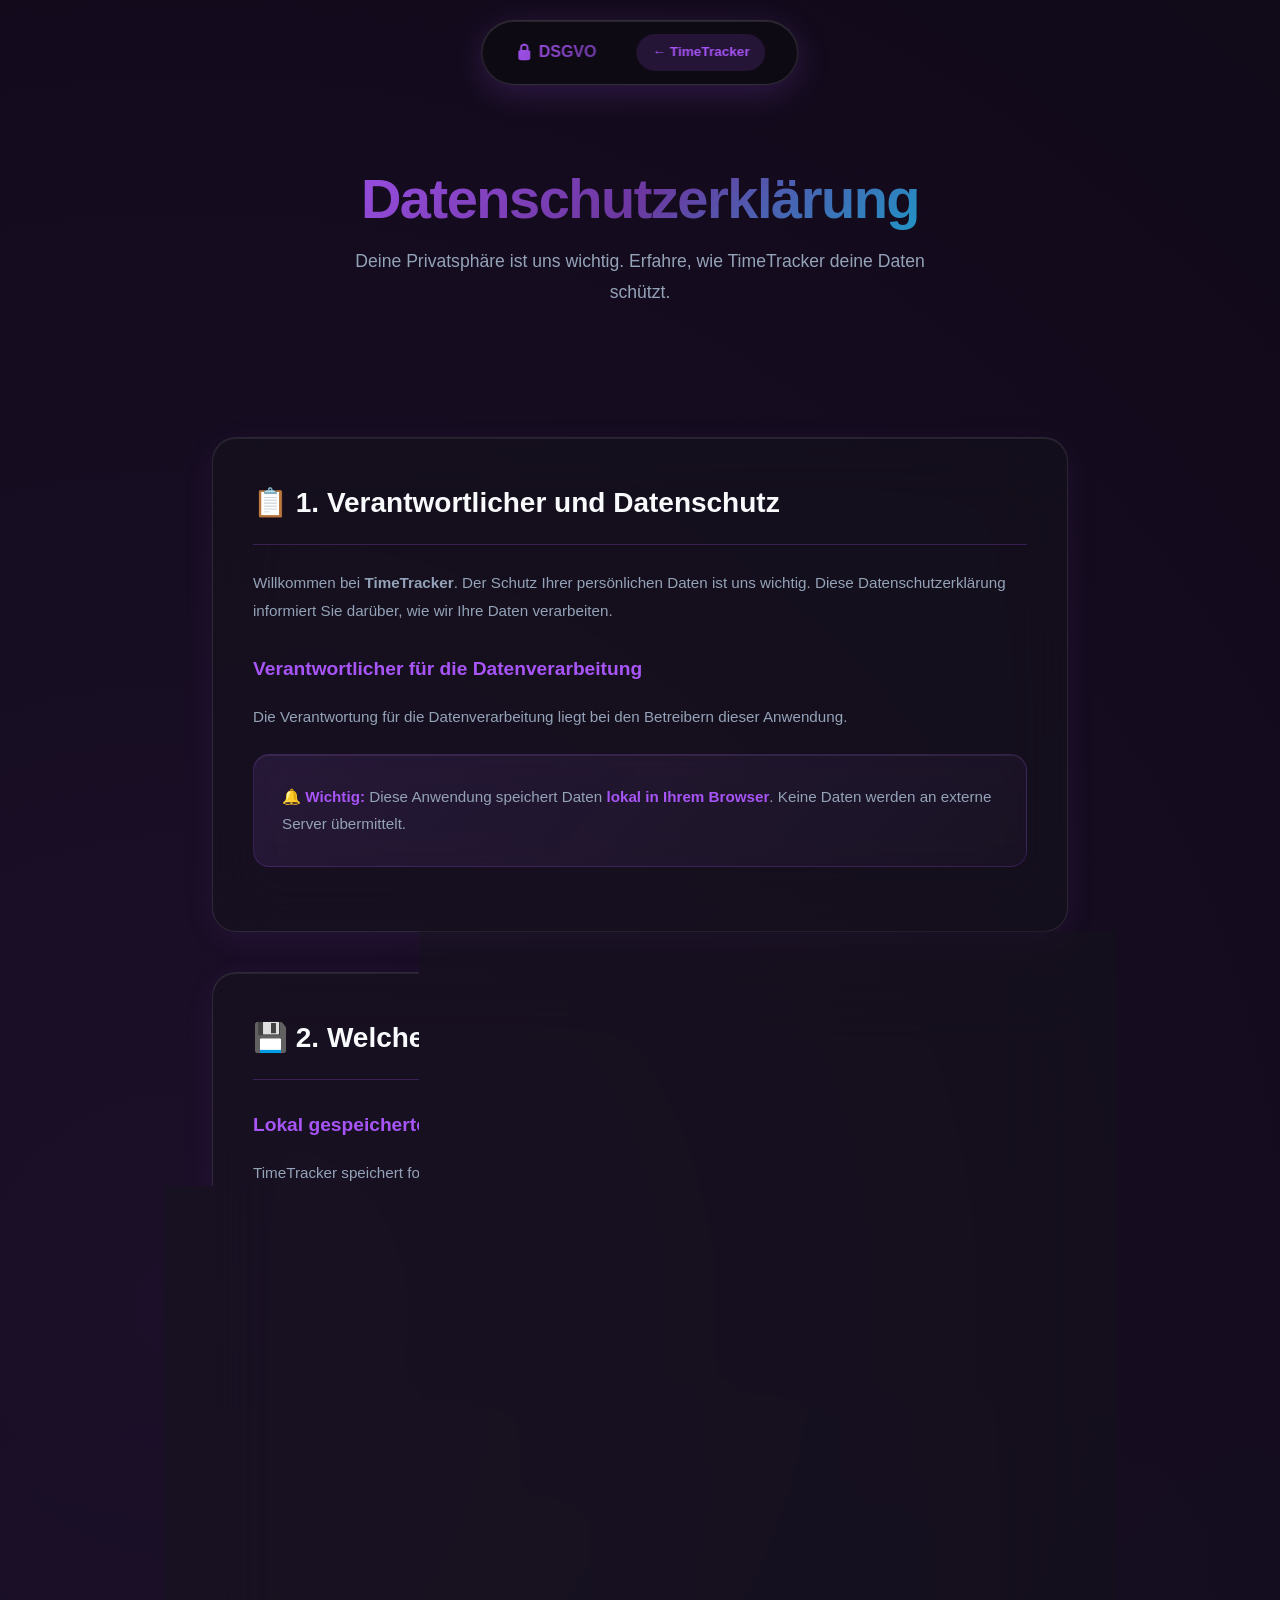
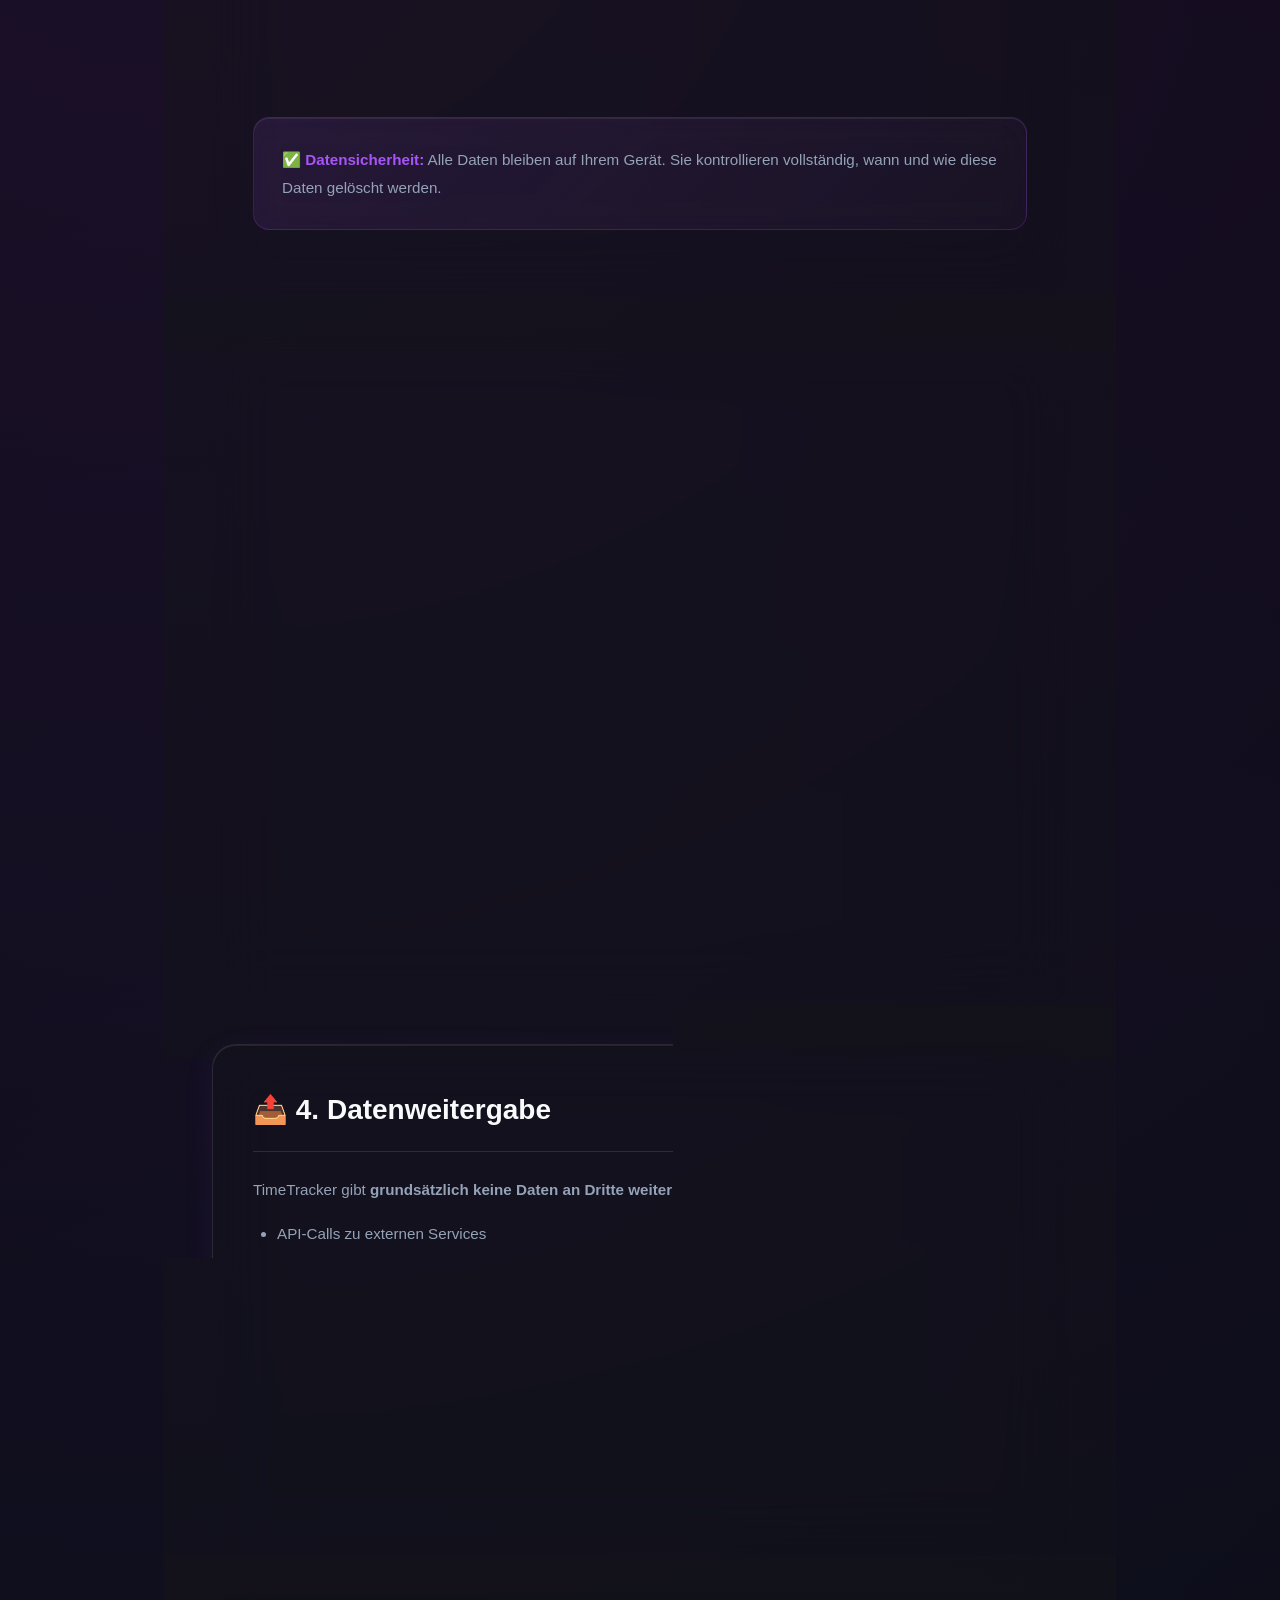
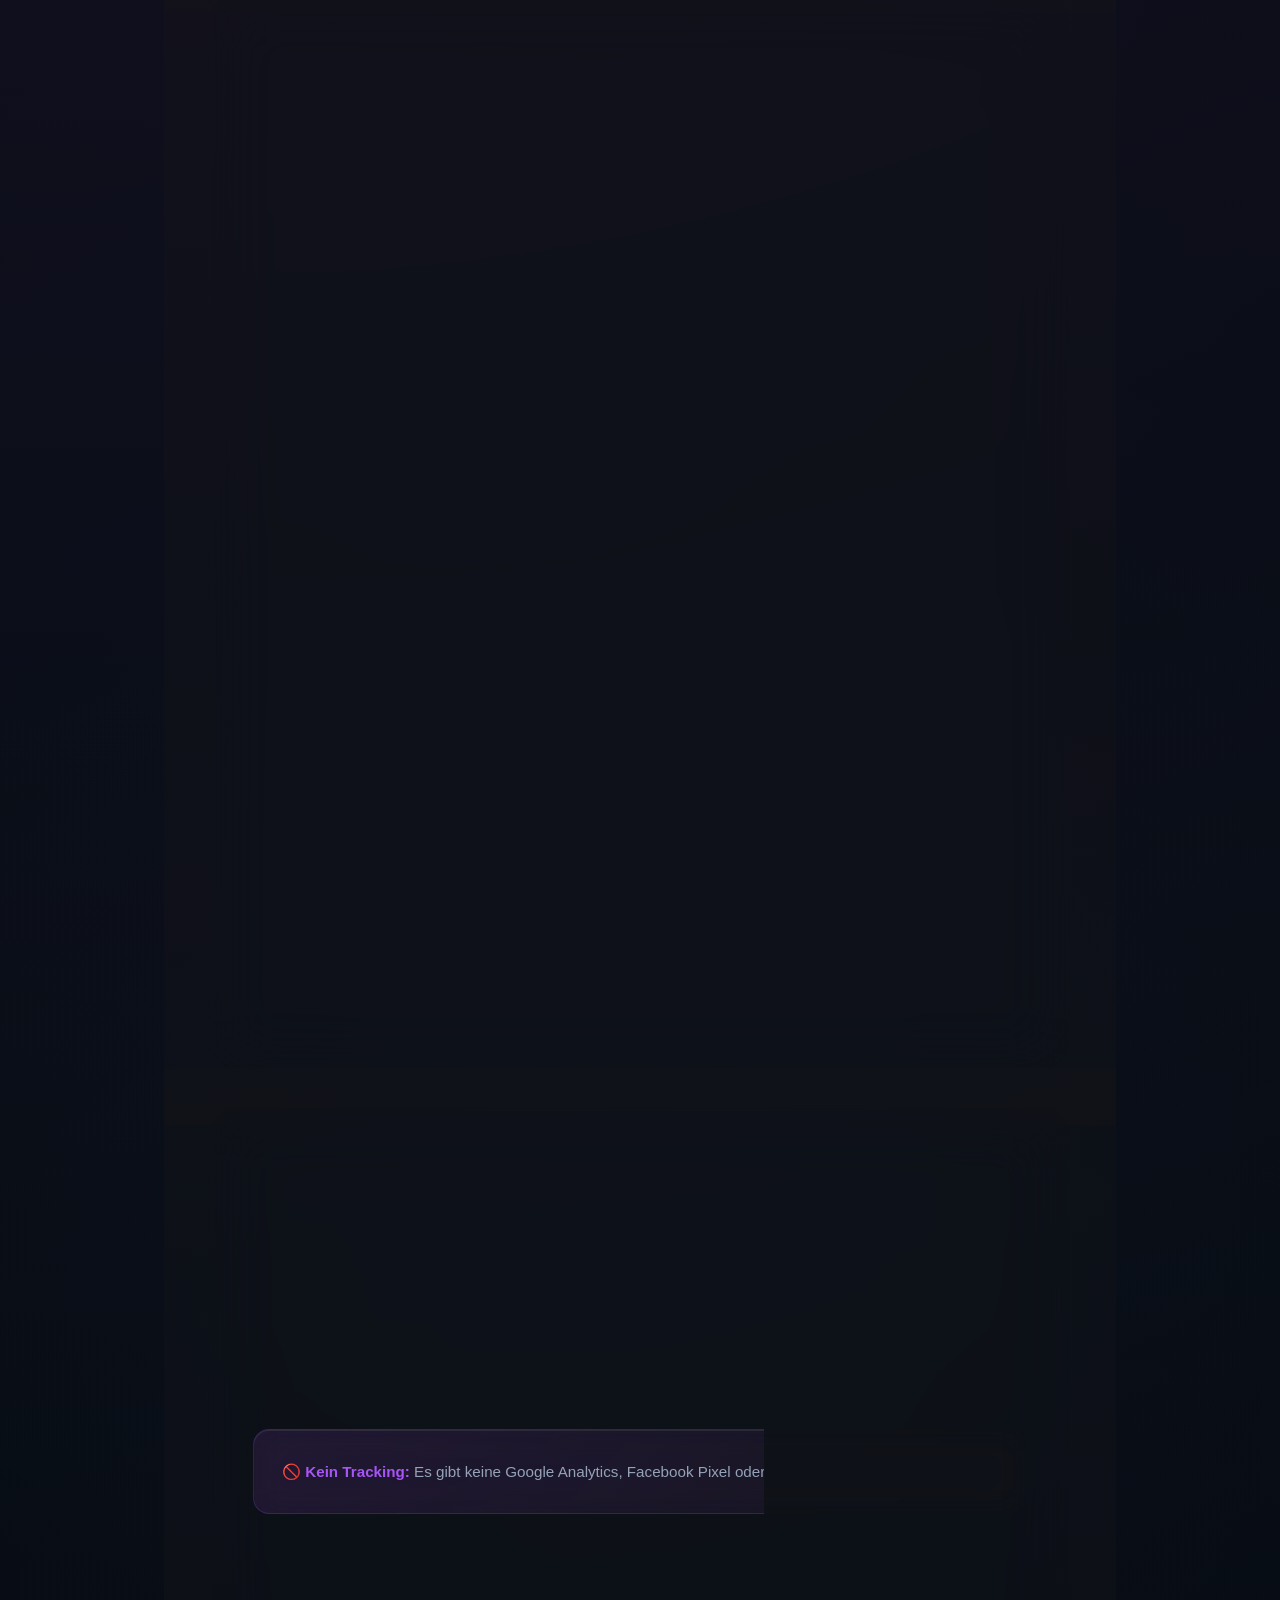
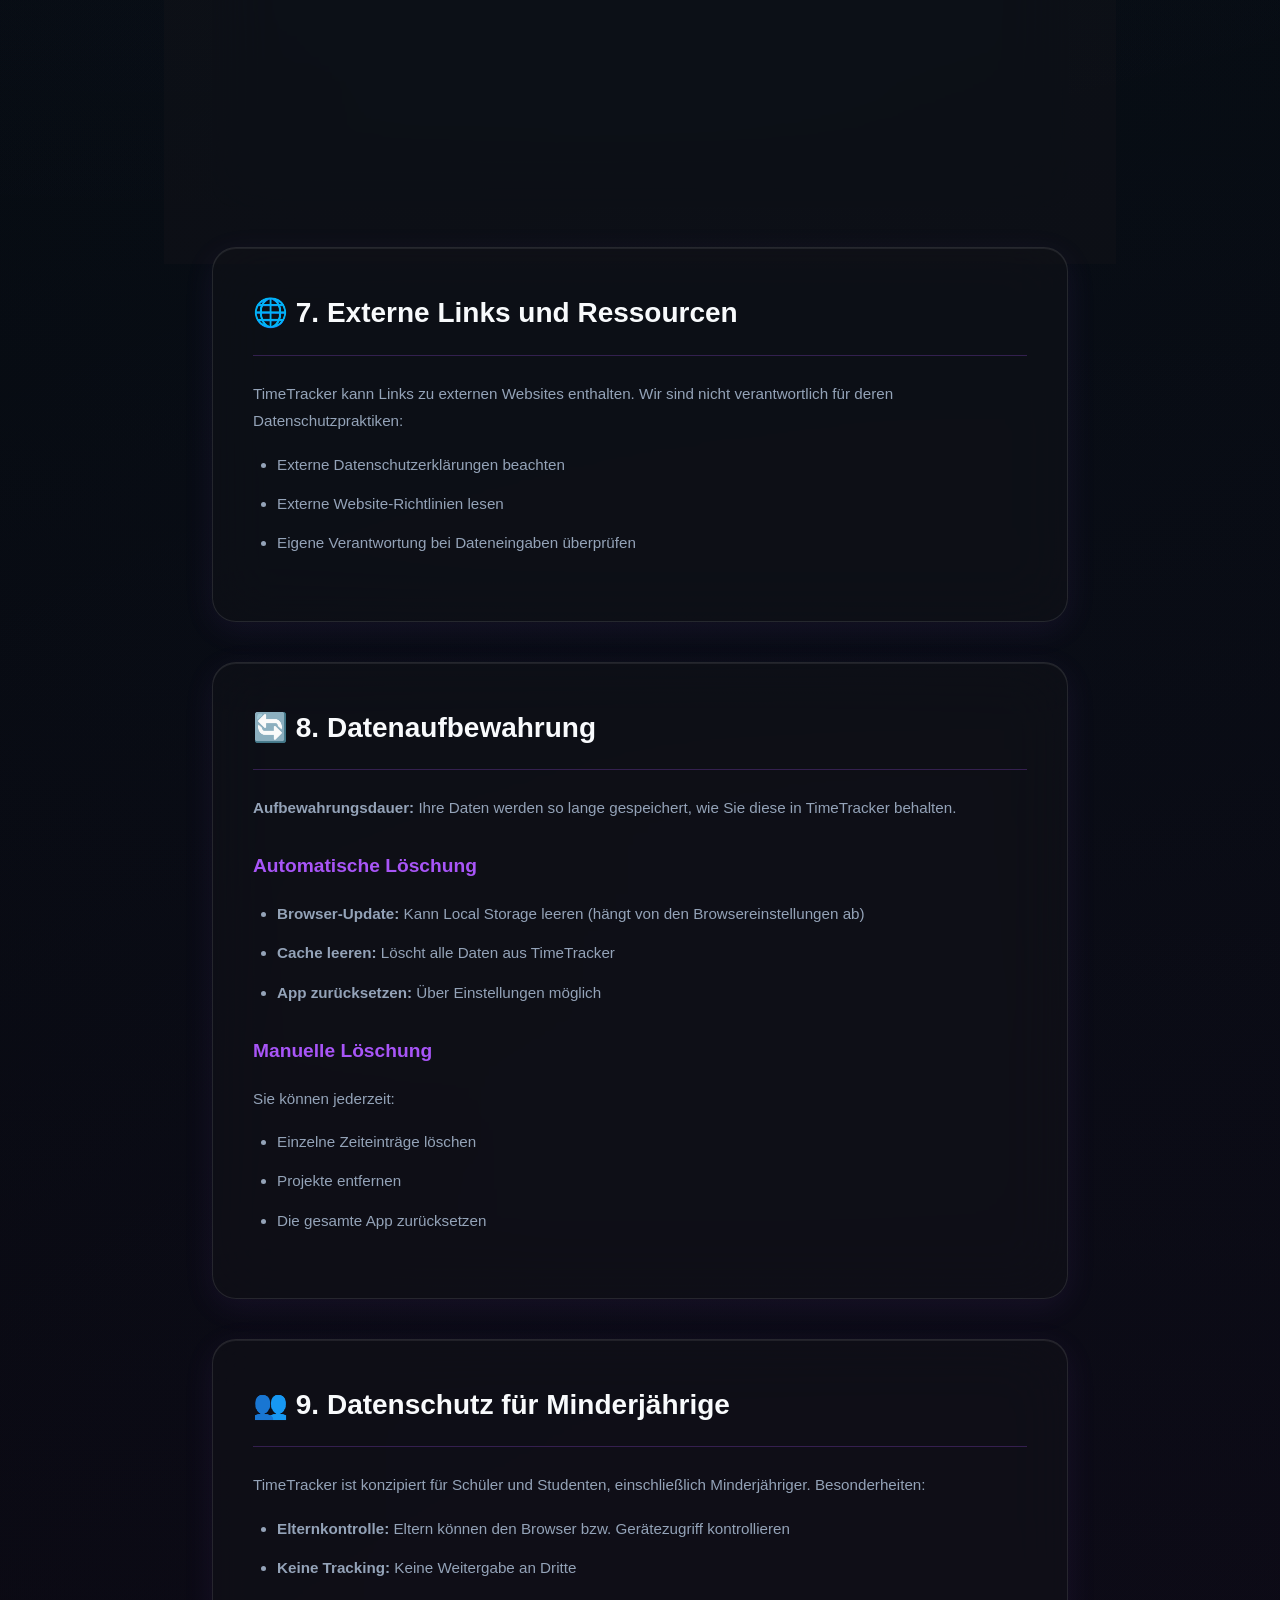
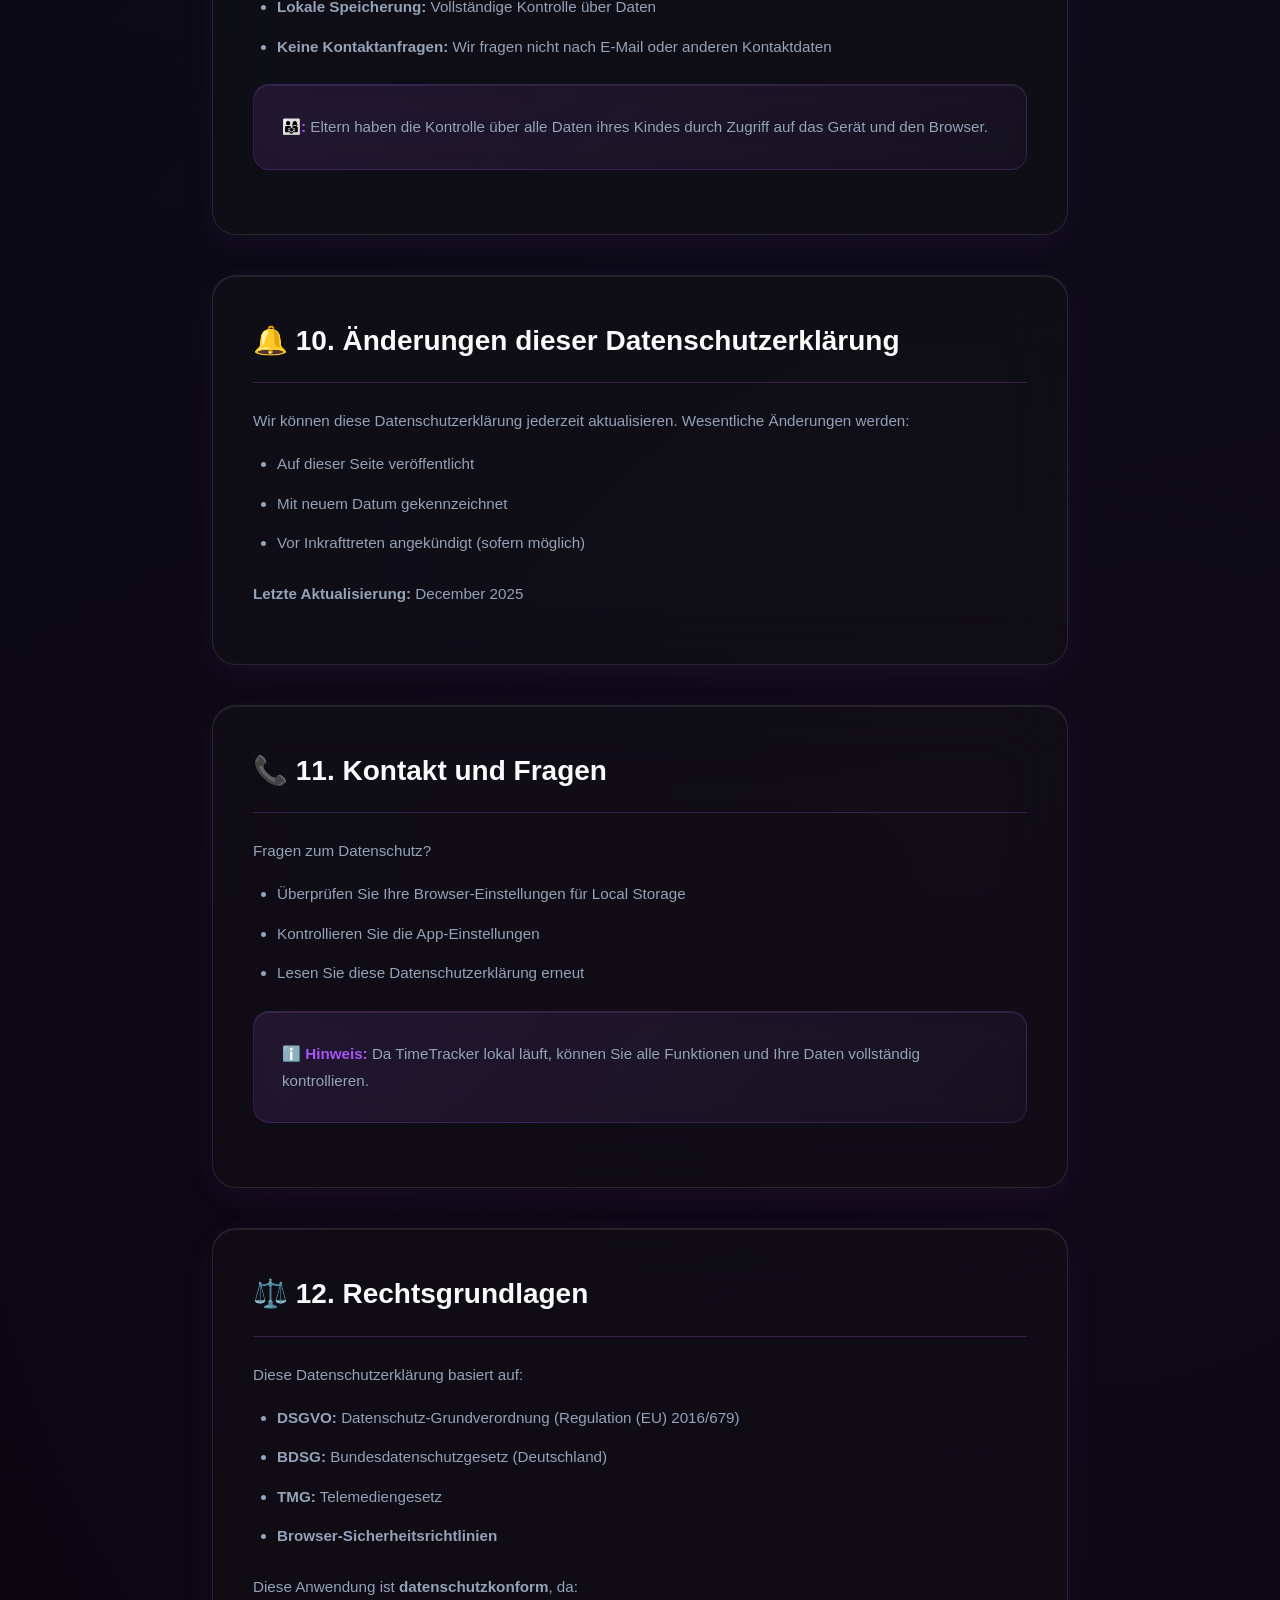
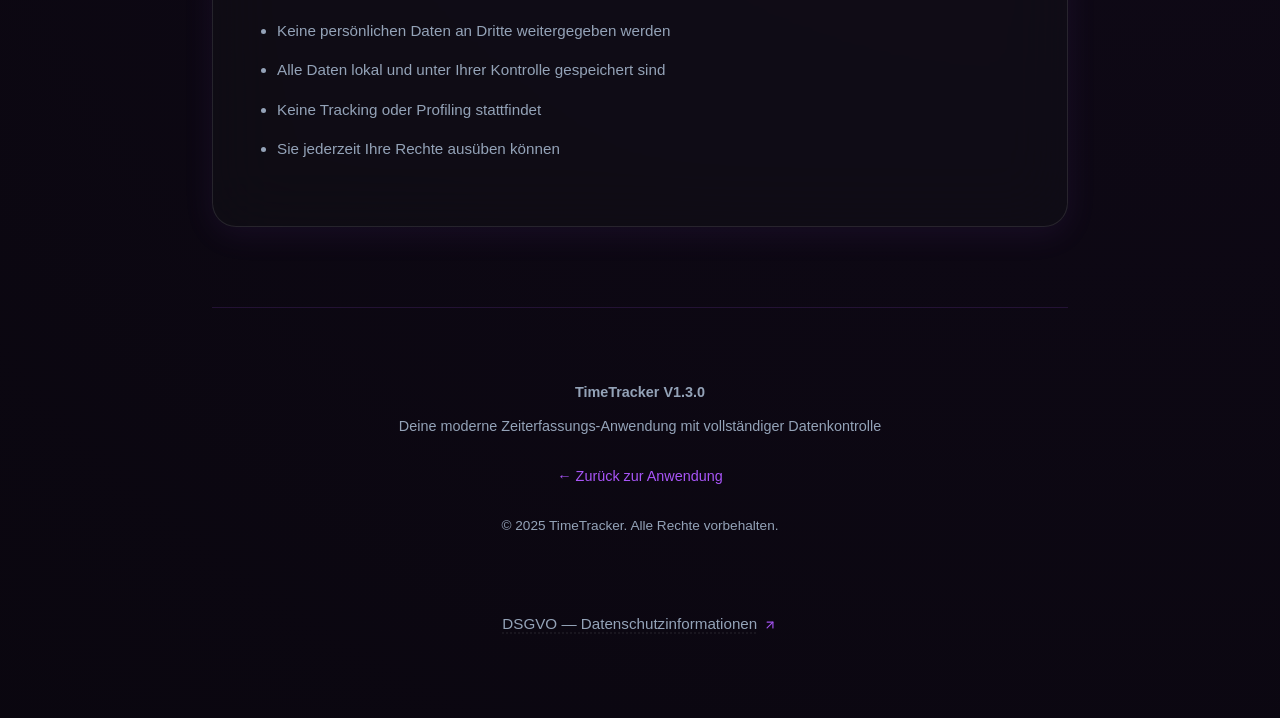
<file: DSGVO.html>
<!DOCTYPE html>
<html lang="de">
<head>
    <meta charset="UTF-8">
    <meta name="viewport" content="width=device-width, initial-scale=1.0, viewport-fit=cover, maximum-scale=5.0, user-scalable=yes">
    <meta name="apple-mobile-web-app-capable" content="yes">
    <meta name="apple-mobile-web-app-status-bar-style" content="black-translucent">
    <meta name="theme-color" content="#a855f7">
    <title>Datenschutz (DSGVO) - TimeTracker</title>
    <script src="icons.js"></script>
    <script defer src="touch-mobile-optimizations.js"></script>
    <script defer src="touch-mobile-optimizations.js"></script>
    <style>
        /* --- CORE VARIABLES (MATCHING index.html) --- */
        :root {
            --bg-deep: #030305;
            --bg-glass: rgba(22, 22, 26, 0.4);
            --bg-glass-light: rgba(22, 22, 26, 0.3);
            --primary: #a855f7;
            --primary-rgb: 168, 85, 247;
            --primary-dim: rgba(168, 85, 247, 0.1);
            --text-main: #f8fafc;
            --text-muted: #94a3b8;
            --success: #10b981;
            --danger: #ef4444;
            --border: rgba(255, 255, 255, 0.1);
            --font-main: 'Inter', -apple-system, BlinkMacSystemFont, sans-serif;
            --font-mono: 'JetBrains Mono', 'Roboto Mono', monospace;
            --radius: 24px;
            --safe-area-inset-left: env(safe-area-inset-left, 0);
            --safe-area-inset-right: env(safe-area-inset-right, 0);
            --safe-area-inset-top: env(safe-area-inset-top, 0);
            --safe-area-inset-bottom: env(safe-area-inset-bottom, 0);
        }

        * { 
            margin: 0; 
            padding: 0; 
            box-sizing: border-box; 
        }

        body {
            font-family: var(--font-main);
            background-color: var(--bg-deep);
            background-image: 
                radial-gradient(circle at 15% 15%, rgba(var(--primary-rgb), 0.15), transparent 50%),
                radial-gradient(circle at 85% 85%, rgba(var(--primary-rgb), 0.08), transparent 50%),
                radial-gradient(circle at 50% 50%, rgba(6, 182, 212, 0.06), transparent 70%);
            color: var(--text-main);
            min-height: 100dvh;
            padding: 0;
            line-height: 1.8;
            padding-top: 120px;
            padding-bottom: calc(4rem + var(--safe-area-inset-bottom));
            -webkit-user-select: none;
            -webkit-touch-callout: none;
            -webkit-tap-highlight-color: transparent;
        }

        /* --- SCROLLBAR --- */
        ::-webkit-scrollbar {
            width: 10px;
        }

        ::-webkit-scrollbar-track {
            background: rgba(255, 255, 255, 0.03);
            border-radius: 10px;
        }

        ::-webkit-scrollbar-thumb {
            background: linear-gradient(180deg, var(--primary), rgba(var(--primary-rgb), 0.7));
            border-radius: 10px;
            border: 2px solid rgba(255, 255, 255, 0.05);
        }

        ::-webkit-scrollbar-thumb:hover {
            background: linear-gradient(180deg, rgba(var(--primary-rgb), 0.9), var(--primary));
            box-shadow: 0 0 12px rgba(var(--primary-rgb), 0.4);
        }

        * {
            scrollbar-color: var(--primary) rgba(255, 255, 255, 0.03);
            scrollbar-width: thin;
        }

        /* --- APPLE-STYLE NAVBAR (FLOATING) --- */
        .navbar {
            position: fixed;
            top: 20px;
            left: 50%;
            transform: translateX(-50%);
            z-index: 1000;
            background: rgba(10, 10, 12, 0.5);
            backdrop-filter: blur(40px);
            -webkit-backdrop-filter: blur(40px);
            border: 1px solid rgba(255, 255, 255, 0.15);
            border-radius: 50px;
            padding: 0.8rem 2rem;
            display: flex;
            align-items: center;
            justify-content: space-between;
            gap: 2.5rem;
            box-shadow: 
                0 8px 32px rgba(var(--primary-rgb), 0.2),
                inset 0 1px 0 rgba(255, 255, 255, 0.1);
            animation: slideDown 0.6s cubic-bezier(0.34, 1.56, 0.64, 1);
            max-width: 500px;
        }

        @keyframes slideDown {
            from {
                opacity: 0;
                transform: translateX(-50%) translateY(-30px);
            }
            to {
                opacity: 1;
                transform: translateX(-50%) translateY(0);
            }
        }

        .navbar-title {
            font-weight: 700;
            font-size: 1rem;
            background: linear-gradient(135deg, var(--primary), rgba(var(--primary-rgb), 0.6));
            -webkit-background-clip: text;
            -webkit-text-fill-color: transparent;
            background-clip: text;
            white-space: nowrap;
        }

        .navbar-back {
            display: flex;
            align-items: center;
            gap: 0.5rem;
            padding: 0.4rem 1rem;
            background: rgba(var(--primary-rgb), 0.15);
            border-radius: 30px;
            color: var(--primary);
            text-decoration: none;
            font-weight: 600;
            font-size: 0.85rem;
            transition: all 0.3s ease;
            white-space: nowrap;
        }

        .navbar-back:hover {
            background: rgba(var(--primary-rgb), 0.3);
            transform: translateX(-3px);
            box-shadow: 0 4px 20px rgba(var(--primary-rgb), 0.3);
        }

        /* --- CONTAINER --- */
        .container {
            max-width: 920px;
            margin: 0 auto;
            padding: 0 2rem;
        }

        /* --- HEADER --- */
        .header {
            text-align: center;
            margin-bottom: 5rem;
            padding: 3rem 2rem;
        }

        .header h1 {
            font-size: 3.5rem;
            font-weight: 900;
            background: linear-gradient(135deg, var(--primary), rgba(var(--primary-rgb), 0.6), #06b6d4);
            -webkit-background-clip: text;
            -webkit-text-fill-color: transparent;
            background-clip: text;
            margin: 0 0 1rem 0;
            letter-spacing: -1.5px;
            line-height: 1.1;
        }

        .header p {
            color: var(--text-muted);
            font-size: 1.1rem;
            max-width: 600px;
            margin: 0 auto;
        }


        /* --- SECTION --- */
        .section {
            margin-bottom: 2.5rem;
            padding: 2.5rem;
            background: var(--bg-glass);
            backdrop-filter: blur(32px);
            -webkit-backdrop-filter: blur(32px);
            border: 1px solid var(--border);
            border-radius: var(--radius);
            transition: all 0.4s cubic-bezier(0.34, 1.56, 0.64, 1);
            box-shadow: 
                0 8px 32px rgba(var(--primary-rgb), 0.08),
                inset 0 1px 0 rgba(255, 255, 255, 0.08);
            position: relative;
            overflow: hidden;
        }

        .section::before {
            content: '';
            position: absolute;
            top: -1px;
            left: 0;
            right: 0;
            height: 1px;
            background: linear-gradient(90deg, transparent, rgba(var(--primary-rgb), 0.5), transparent);
            opacity: 0;
            transition: opacity 0.4s ease;
        }

        .section:hover {
            border-color: rgba(var(--primary-rgb), 0.4);
            background: rgba(22, 22, 26, 0.5);
            box-shadow: 
                0 16px 48px rgba(var(--primary-rgb), 0.15),
                inset 0 1px 0 rgba(255, 255, 255, 0.12);
            transform: translateY(-2px);
        }

        .section:hover::before {
            opacity: 1;
        }

        .section h2 {
            font-size: 1.75rem;
            font-weight: 700;
            color: var(--text-main);
            margin-bottom: 1.5rem;
            padding-bottom: 1rem;
            border-bottom: 1px solid rgba(var(--primary-rgb), 0.25);
            display: flex;
            align-items: center;
            gap: 0.75rem;
        }

        .section h3 {
            font-size: 1.2rem;
            font-weight: 600;
            color: var(--primary);
            margin-top: 1.75rem;
            margin-bottom: 1rem;
        }

        .section h3:first-child {
            margin-top: 0;
        }

        .section p {
            color: var(--text-muted);
            margin-bottom: 1rem;
            font-size: 0.95rem;
        }

        .section ul, .section ol {
            margin-left: 1.5rem;
            margin-bottom: 1.5rem;
            color: var(--text-muted);
        }

        .section li {
            margin-bottom: 0.75rem;
            font-size: 0.95rem;
        }

        .section a {
            color: var(--primary);
            text-decoration: none;
            font-weight: 500;
            transition: all 0.3s ease;
            border-bottom: 1px solid transparent;
        }

        .section a:hover {
            border-bottom-color: var(--primary);
            opacity: 0.8;
        }

        /* --- HIGHLIGHT BOX --- */
        .highlight-box {
            background: linear-gradient(135deg, rgba(var(--primary-rgb), 0.12), rgba(var(--primary-rgb), 0.04));
            border-left: 4px solid var(--primary);
            border: 1px solid rgba(var(--primary-rgb), 0.2);
            padding: 1.75rem;
            border-radius: 16px;
            margin: 1.5rem 0;
            font-size: 0.95rem;
            color: var(--text-muted);
            backdrop-filter: blur(16px);
            -webkit-backdrop-filter: blur(16px);
            box-shadow: inset 0 1px 0 rgba(255, 255, 255, 0.08);
        }

        .highlight-box strong {
            color: var(--primary);
        }

        /* --- FOOTER --- */
        .footer {
            text-align: center;
            padding: 4rem 2rem 3rem;
            color: var(--text-muted);
            font-size: 0.9rem;
            margin-top: 5rem;
            border-top: 1px solid rgba(var(--primary-rgb), 0.15);
        }

        .footer p {
            margin: 0.5rem 0;
        }

        .footer a {
            color: var(--primary);
            text-decoration: none;
            transition: all 0.3s ease;
        }

        .footer a:hover {
            opacity: 0.8;
        }

        /* --- RESPONSIVE --- */
        @media (max-width: 768px) {
            body {
                padding-top: 100px;
            }

            .navbar {
                max-width: 90vw;
                gap: 1.5rem;
                padding: 0.7rem 1.5rem;
            }

            .navbar-title {
                font-size: 0.9rem;
            }

            .container {
                max-width: 100%;
                padding: 0 1rem;
            }

            .header {
                margin-bottom: 3rem;
                padding: 2rem 1rem;
            }

            .header h1 {
                font-size: 2.2rem;
            }

            .section {
                padding: 1.75rem;
                margin-bottom: 2rem;
            }

            .section h2 {
                font-size: 1.4rem;
                margin-bottom: 1rem;
            }

            .section h3 {
                font-size: 1.05rem;
            }
        }
        /* External link style: small "open in new tab" icon */
        .external-link {
            color: inherit;
            text-decoration: underline dotted rgba(255,255,255,0.08);
            text-underline-offset: 3px;
            transition: color 0.18s ease, opacity 0.18s ease;
        }
        .external-link::after {
            content: "";
            display: inline-block;
            width: 0.95em;
            height: 0.95em;
            margin-left: 6px;
            vertical-align: text-bottom;
            background-repeat: no-repeat;
            background-size: contain;
            background-position: center;
            opacity: 0.95;
            pointer-events: none;
            background-image: url("data:image/svg+xml;utf8,<svg xmlns='http://www.w3.org/2000/svg' viewBox='0 0 24 24' fill='none' stroke='%23a855f7' stroke-width='2' stroke-linecap='round' stroke-linejoin='round'><path d='M7 17L17 7'/><path d='M7 7h10v10'/></svg>");
        }
        .external-link:hover { color: var(--primary); opacity: 0.95; }
    </style>
</head>
<body>
    <!-- Apple-Style Navbar -->
    <nav class="navbar">
        <span class="navbar-title">🔒 DSGVO</span>
        <a href="index.html" class="navbar-back">← TimeTracker</a>
    </nav>

    <div class="container">
        <div class="header">
            <h1>Datenschutzerklärung</h1>
            <p>Deine Privatsphäre ist uns wichtig. Erfahre, wie TimeTracker deine Daten schützt.</p>
        </div>

        <div class="section">
            <h2>📋 1. Verantwortlicher und Datenschutz</h2>
            <p>Willkommen bei <strong>TimeTracker</strong>. Der Schutz Ihrer persönlichen Daten ist uns wichtig. Diese Datenschutzerklärung informiert Sie darüber, wie wir Ihre Daten verarbeiten.</p>
            
            <h3>Verantwortlicher für die Datenverarbeitung</h3>
            <p>Die Verantwortung für die Datenverarbeitung liegt bei den Betreibern dieser Anwendung.</p>

            <div class="highlight-box">
                <strong>🔔 Wichtig:</strong> Diese Anwendung speichert Daten <strong>lokal in Ihrem Browser</strong>. Keine Daten werden an externe Server übermittelt.
            </div>
        </div>

        <div class="section">
            <h2>💾 2. Welche Daten werden erfasst?</h2>
            
            <h3>Lokal gespeicherte Daten</h3>
            <p>TimeTracker speichert folgende Informationen <strong>ausschließlich lokal</strong> im Local Storage Ihres Browsers:</p>
            <ul>
                <li>Zeiterfassungsdaten (Start- und Endzeiten)</li>
                <li>Projektbezeichnungen und Kategorien</li>
                <li>Noten und Bewertungen</li>
                <li>Persönliche Einstellungen und Präferenzen</li>
                <li>Ziele und Fortschritt</li>
                <li>es werden nur Seitenaufrufe erfasst (Plausible Analysen website)</li>
            </ul>

            <h3>Automatisch erfasste Daten</h3>
            <p>Wir erfassen <strong>keine</strong> automatischen Daten wie:</p>
            <ul>
                <li>IP-Adressen</li>
                <li>Geräteinformationen</li>
                <li>Browsing-Verhalten</li>
                <li>Cookies (außer zum Speichern von Einstellungen)</li>
            </ul>

            <div class="highlight-box">
                <strong>✅ Datensicherheit:</strong> Alle Daten bleiben auf Ihrem Gerät. Sie kontrollieren vollständig, wann und wie diese Daten gelöscht werden.
            </div>
        </div>

        <div class="section">
            <h2>🔐 3. Datenspeicherung und -sicherheit</h2>
            
            <h3>Wo werden Ihre Daten gespeichert?</h3>
            <p>Ihre Daten werden <strong>ausschließlich im Local Storage Ihres Browsers</strong> gespeichert:</p>
            <ul>
                <li>Keine Cloud-Speicherung</li>
                <li>Keine externe Datenbank</li>
                <li>Keine Remote-Server</li>
            </ul>

            <h3>Sicherheitsmaßnahmen</h3>
            <p>Da alle Daten lokal gespeichert sind, gelten folgende Sicherheitsaspekte:</p>
            <ul>
                <li><strong>Browser-Sicherheit:</strong> Ihr Browser schützt den Local Storage durch sein Sicherheitsmodell</li>
                <li><strong>Lokale Kontrolle:</strong> Nur Sie haben Zugriff auf Ihre Daten</li>
                <li><strong>Backup:</strong> Sie können Ihre Daten jederzeit exportieren</li>
                <li><strong>Löschung:</strong> Sie können alle Daten jederzeit löschen (Browser Cache)</li>
            </ul>
        </div>

        <div class="section">
            <h2>📤 4. Datenweitergabe</h2>
            
            <p>TimeTracker gibt <strong>grundsätzlich keine Daten an Dritte weiter</strong>. Es gibt keine:</p>
            <ul>
                <li>API-Calls zu externen Services</li>
                <li>Tracking oder Analytics-Tools</li>
                <li>Advertising-Netzwerke</li>
                <li>Datenbörsen oder Datenverkäufe</li>
            </ul>

            <h3>Ausnahmen</h3>
            <p>Sofern zukünftige Features externe Services erfordern (z.B. optionale Cloud-Synchronisation), werden Sie darüber <strong>explizit informiert und müssen ausdrücklich zustimmen</strong>.</p>
        </div>

        <div class="section">
            <h2>🔄 5. Ihre Rechte (DSGVO)</h2>
            
            <p>Nach der Datenschutzgrundverordnung (DSGVO) haben Sie folgende Rechte:</p>

            <h3>Auskunftsrecht (Art. 15 DSGVO)</h3>
            <p>Sie können jederzeit Einsicht in Ihre gespeicherten Daten verlangen. Bei TimeTracker können Sie dies direkt in der Anwendung tun, indem Sie:</p>
            <ul>
                <li>Die Einstellungen öffnen</li>
                <li>Ihre Daten exportieren</li>
                <li>Die JSON-Datei einsehen</li>
            </ul>

            <h3>Recht auf Berichtigung (Art. 16 DSGVO)</h3>
            <p>Sie können Ihre Daten jederzeit in der Anwendung korrigieren und aktualisieren.</p>

            <h3>Recht auf Löschung (Art. 17 DSGVO)</h3>
            <p>Sie können Ihre Daten wie folgt löschen:</p>
            <ul>
                <li>Einzelne Einträge direkt in der App löschen</li>
                <li>Alle Daten über die Einstellungen zurücksetzen</li>
                <li>Browser-Cache und Local Storage löschen</li>
            </ul>

            <h3>Recht auf Datenportabilität (Art. 20 DSGVO)</h3>
            <p>Sie können jederzeit ein Backup Ihrer Daten als JSON-Datei exportieren und in eine andere Anwendung importieren.</p>

            <h3>Recht auf Einschränkung der Verarbeitung (Art. 18 DSGVO)</h3>
            <p>Da die Verarbeitung lokal erfolgt, können Sie jederzeit die Verwendung einschränken, indem Sie die Anwendung nicht nutzen.</p>
        </div>

        <div class="section">
            <h2>📊 6. Cookies und Tracking</h2>
            
            <h3>Cookies in TimeTracker</h3>
            <p>TimeTracker verwendet <strong>keine Tracking-Cookies</strong>. Gespeicherte Daten sind:</p>
            <ul>
                <li><strong>Local Storage:</strong> Notwendig für die Funktionalität der App</li>
                <li><strong>Session Storage:</strong> Temporär für die aktuelle Sitzung</li>
            </ul>

            <div class="highlight-box">
                <strong>🚫 Kein Tracking:</strong> Es gibt keine Google Analytics, Facebook Pixel oder ähnliche Tracking-Tools.
            </div>

            <h3>Notwendige Cookies</h3>
            <p>Die verwendeten Storage-Mechanismen sind <strong>notwendig</strong> für:</p>
            <ul>
                <li>Speicherung Ihrer Zeiteinträge</li>
                <li>Beibehaltung Ihrer Einstellungen</li>
                <li>Funktionalität der Anwendung</li>
            </ul>
        </div>

        <div class="section">
            <h2>🌐 7. Externe Links und Ressourcen</h2>
            
            <p>TimeTracker kann Links zu externen Websites enthalten. Wir sind nicht verantwortlich für deren Datenschutzpraktiken:</p>
            <ul>
                <li>Externe Datenschutzerklärungen beachten</li>
                <li>Externe Website-Richtlinien lesen</li>
                <li>Eigene Verantwortung bei Dateneingaben überprüfen</li>
            </ul>
        </div>

        <div class="section">
            <h2>🔄 8. Datenaufbewahrung</h2>
            
            <p><strong>Aufbewahrungsdauer:</strong> Ihre Daten werden so lange gespeichert, wie Sie diese in TimeTracker behalten.</p>
            
            <h3>Automatische Löschung</h3>
            <ul>
                <li><strong>Browser-Update:</strong> Kann Local Storage leeren (hängt von den Browsereinstellungen ab)</li>
                <li><strong>Cache leeren:</strong> Löscht alle Daten aus TimeTracker</li>
                <li><strong>App zurücksetzen:</strong> Über Einstellungen möglich</li>
            </ul>

            <h3>Manuelle Löschung</h3>
            <p>Sie können jederzeit:</p>
            <ul>
                <li>Einzelne Zeiteinträge löschen</li>
                <li>Projekte entfernen</li>
                <li>Die gesamte App zurücksetzen</li>
            </ul>
        </div>

        <div class="section">
            <h2>👥 9. Datenschutz für Minderjährige</h2>
            
            <p>TimeTracker ist konzipiert für Schüler und Studenten, einschließlich Minderjähriger. Besonderheiten:</p>
            <ul>
                <li><strong>Elternkontrolle:</strong> Eltern können den Browser bzw. Gerätezugriff kontrollieren</li>
                <li><strong>Keine Tracking:</strong> Keine Weitergabe an Dritte</li>
                <li><strong>Lokale Speicherung:</strong> Vollständige Kontrolle über Daten</li>
                <li><strong>Keine Kontaktanfragen:</strong> Wir fragen nicht nach E-Mail oder anderen Kontaktdaten</li>
            </ul>

            <div class="highlight-box">
                <strong>👨‍👩‍👧:</strong> Eltern haben die Kontrolle über alle Daten ihres Kindes durch Zugriff auf das Gerät und den Browser.
            </div>
        </div>

        <div class="section">
            <h2>🔔 10. Änderungen dieser Datenschutzerklärung</h2>
            
            <p>Wir können diese Datenschutzerklärung jederzeit aktualisieren. Wesentliche Änderungen werden:</p>
            <ul>
                <li>Auf dieser Seite veröffentlicht</li>
                <li>Mit neuem Datum gekennzeichnet</li>
                <li>Vor Inkrafttreten angekündigt (sofern möglich)</li>
            </ul>

            <p><strong>Letzte Aktualisierung:</strong> December 2025</p>
        </div>

        <div class="section">
            <h2>📞 11. Kontakt und Fragen</h2>
            
            <p>Fragen zum Datenschutz?</p>
            <ul>
                <li>Überprüfen Sie Ihre Browser-Einstellungen für Local Storage</li>
                <li>Kontrollieren Sie die App-Einstellungen</li>
                <li>Lesen Sie diese Datenschutzerklärung erneut</li>
            </ul>

            <div class="highlight-box">
                <strong>ℹ️ Hinweis:</strong> Da TimeTracker lokal läuft, können Sie alle Funktionen und Ihre Daten vollständig kontrollieren.
            </div>
        </div>

        <div class="section">
            <h2>⚖️ 12. Rechtsgrundlagen</h2>
            
            <p>Diese Datenschutzerklärung basiert auf:</p>
            <ul>
                <li><strong>DSGVO:</strong> Datenschutz-Grundverordnung (Regulation (EU) 2016/679)</li>
                <li><strong>BDSG:</strong> Bundesdatenschutzgesetz (Deutschland)</li>
                <li><strong>TMG:</strong> Telemediengesetz</li>
                <li><strong>Browser-Sicherheitsrichtlinien</strong></li>
            </ul>

            <p>Diese Anwendung ist <strong>datenschutzkonform</strong>, da:</p>
            <ul>
                <li>Keine persönlichen Daten an Dritte weitergegeben werden</li>
                <li>Alle Daten lokal und unter Ihrer Kontrolle gespeichert sind</li>
                <li>Keine Tracking oder Profiling stattfindet</li>
                <li>Sie jederzeit Ihre Rechte ausüben können</li>
            </ul>
        </div>

        <div class="footer">
            <p><strong>TimeTracker V1.3.0</strong></p>
            <p>Deine moderne Zeiterfassungs-Anwendung mit vollständiger Datenkontrolle</p>
            <p style="margin-top: 1.5rem;"><a href="index.html">← Zurück zur Anwendung</a></p>
            <p style="margin-top: 1.5rem; color: var(--text-muted); font-size: 0.85rem;">© 2025 TimeTracker. Alle Rechte vorbehalten.</p>
        </div>
    </div>

    <script>
        // === COLOR SYNC SYSTEM ===
        // Lädt die Theme-Farbe aus localStorage (gespeichert von index.html)
        function initializeTheme() {
            const savedData = localStorage.getItem('tg_pro_data');
            if (savedData) {
                try {
                    const data = JSON.parse(savedData);
                    if (data.settings && data.settings.theme) {
                        applyTheme(data.settings.theme);
                    }
                } catch (e) {
                    console.warn('Theme sync error:', e);
                }
            }
        }

        // Wendet die Theme-Farbe auf die CSS-Variablen an
        function applyTheme(hex) {
            document.documentElement.style.setProperty('--primary', hex);
            const r = parseInt(hex.slice(1, 3), 16);
            const g = parseInt(hex.slice(3, 5), 16);
            const b = parseInt(hex.slice(5, 7), 16);
            document.documentElement.style.setProperty('--primary-rgb', `${r},${g},${b}`);
            document.documentElement.style.setProperty('--primary-dim', `rgba(${r},${g},${b}, 0.15)`);
        }

        // Initialisiere Theme beim Laden
        if (document.readyState === 'loading') {
            document.addEventListener('DOMContentLoaded', initializeTheme);
        } else {
            initializeTheme();
        }

        // Beobachte localStorage-Änderungen (wenn Nutzer von index.html zurück kommt)
        window.addEventListener('storage', (e) => {
            if (e.key === 'tg_pro_data') {
                initializeTheme();
            }
        });

        // Beobachte Tab-Aktivierung (wenn Nutzer von index.html zurück kommt)
        document.addEventListener('visibilitychange', () => {
            if (!document.hidden) {
                initializeTheme();
            }
        });
    </script>
    <div class="site-footer" style="text-align:center; padding:1rem 0; color:var(--text-muted); font-size:0.95rem;">
        <a href="DSGVO.html" class="external-link" target="_blank" rel="noopener noreferrer" aria-label="DSGVO — Informationen zur Datenerfassung (öffnet in neuem Tab)" title="Öffnet in neuem Tab">DSGVO — Datenschutzinformationen</a>
    </div>
</body>
</html>
</file>
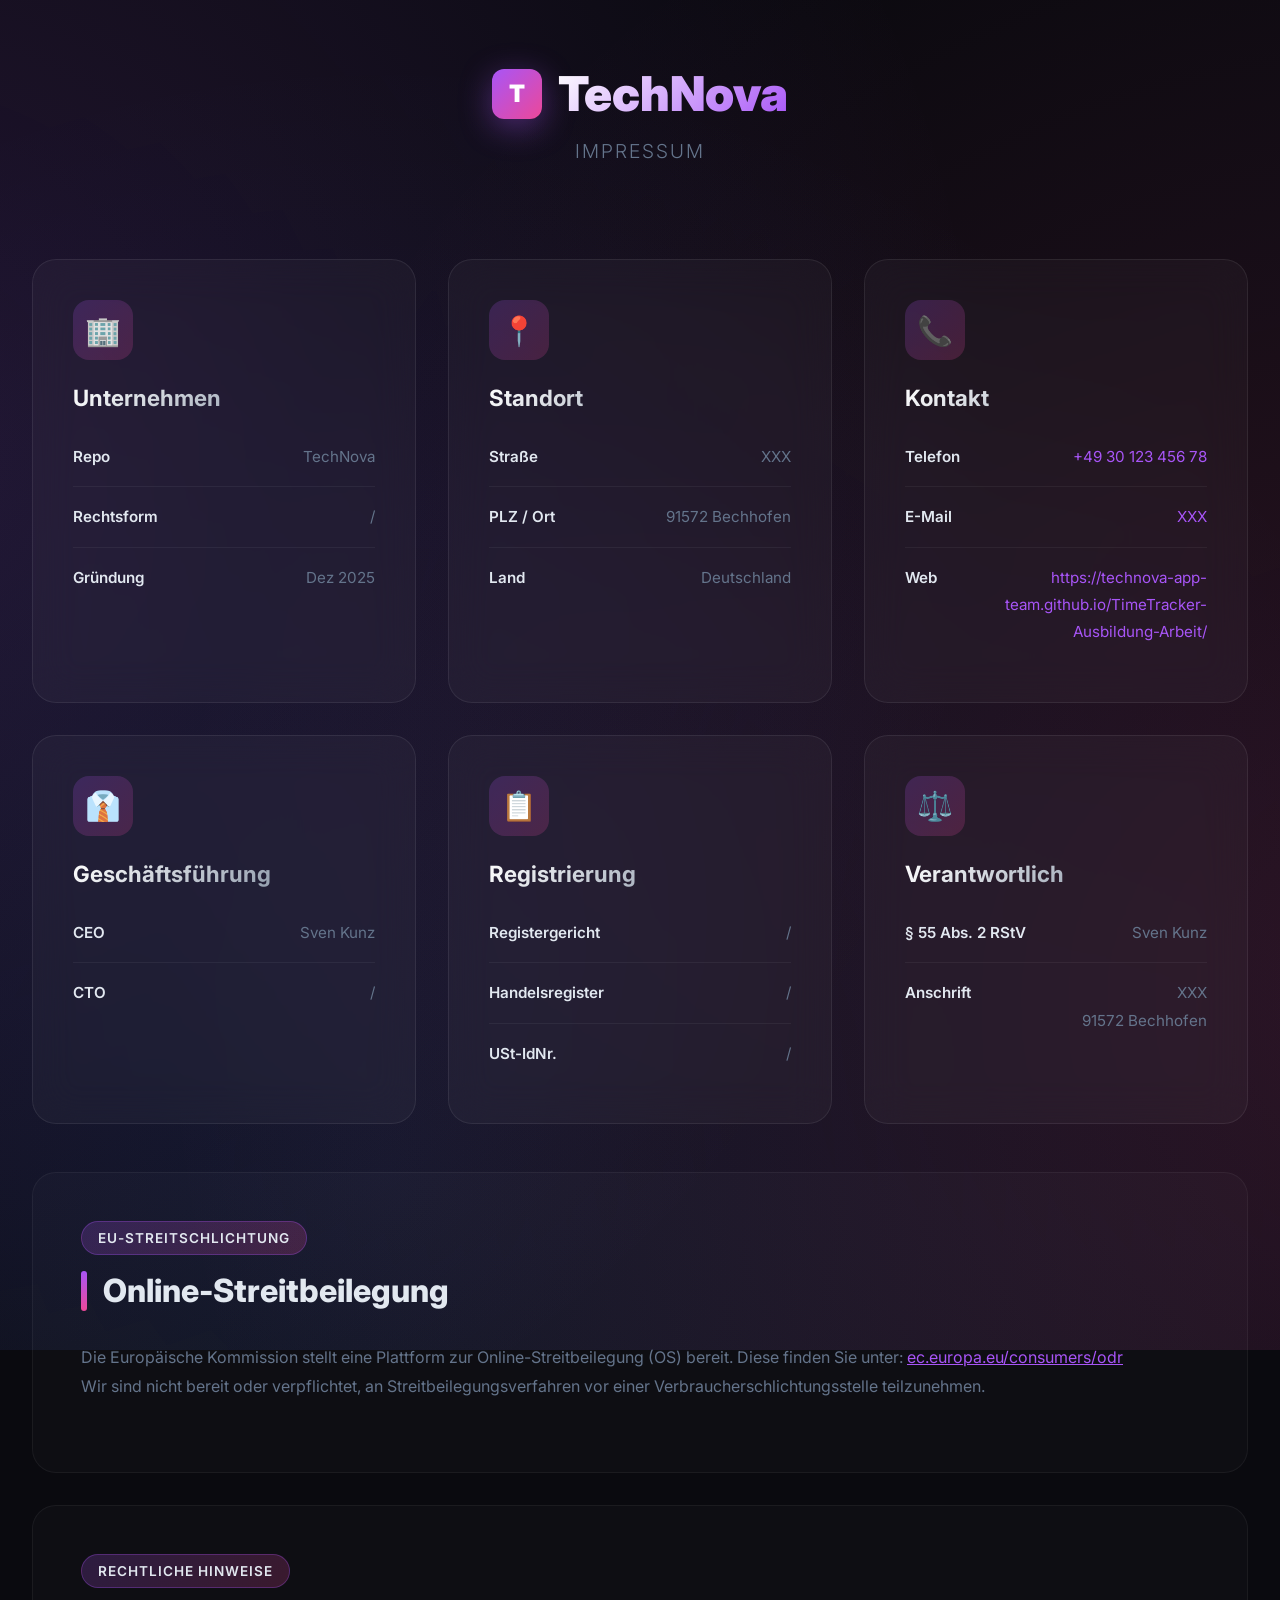
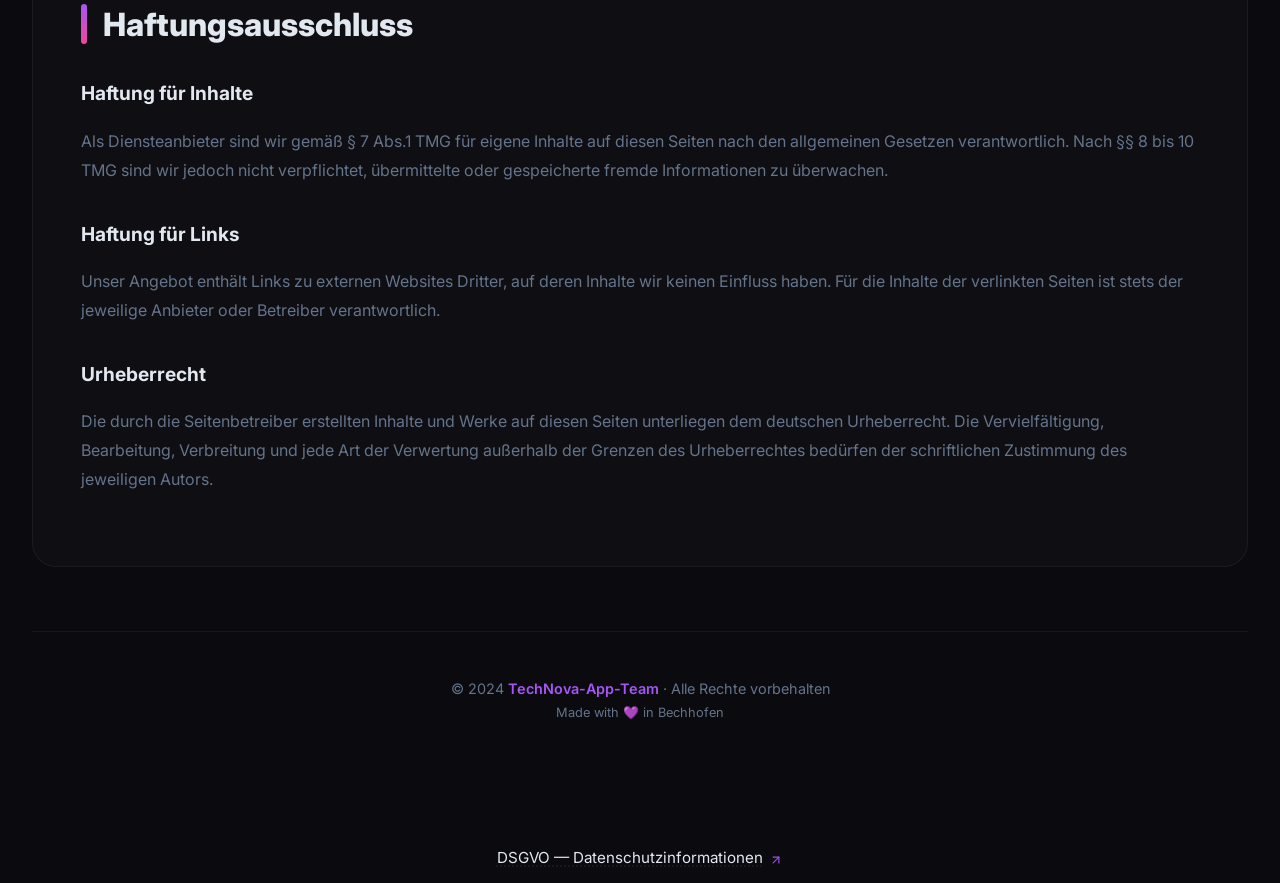
<file: Impressum.html>
<!DOCTYPE html>
<html lang="de">
<head>
    <meta charset="UTF-8">
    <meta name="viewport" content="width=device-width, initial-scale=1.0, viewport-fit=cover, maximum-scale=5.0, user-scalable=yes">
    <meta name="apple-mobile-web-app-capable" content="yes">
    <meta name="apple-mobile-web-app-status-bar-style" content="black-translucent">
    <meta name="theme-color" content="#a855f7">
    <title>TechNova - Impressum</title>
    <script src="icons.js"></script>
    <script defer src="touch-mobile-optimizations.js"></script>
    <script defer src="touch-mobile-optimizations.js"></script>
    <style>
        @import url('https://fonts.googleapis.com/css2?family=Inter:wght@300;400;500;600;700;800;900&display=swap');
        
        :root {
            --bg: #0a0a0f;
            --primary: #a855f7;
            --primary-rgb: 168, 85, 247;
            --primary-dim: rgba(168, 85, 247, 0.1);
            --accent: #ec4899;
            --text: #e2e8f0;
            --text-dim: #64748b;
            --safe-area-inset-left: env(safe-area-inset-left, 0);
            --safe-area-inset-right: env(safe-area-inset-right, 0);
            --safe-area-inset-top: env(safe-area-inset-top, 0);
            --safe-area-inset-bottom: env(safe-area-inset-bottom, 0);
        }

        * {
            margin: 0;
            padding: 0;
            box-sizing: border-box;
        }

        body {
            font-family: 'Inter', sans-serif;
            background: var(--bg);
            color: var(--text);
            overflow-x: hidden;
            position: relative;
            min-height: 100dvh;
            -webkit-user-select: none;
            -webkit-touch-callout: none;
            -webkit-tap-highlight-color: transparent;
        }

        body::before {
            content: '';
            position: fixed;
            top: -50%;
            left: -50%;
            width: 200%;
            height: 200%;
            background: 
                radial-gradient(circle at 20% 50%, rgba(168, 85, 247, 0.15) 0%, transparent 50%),
                radial-gradient(circle at 80% 80%, rgba(236, 72, 153, 0.15) 0%, transparent 50%),
                radial-gradient(circle at 40% 90%, rgba(59, 130, 246, 0.1) 0%, transparent 50%);
            animation: drift 20s ease-in-out infinite;
            z-index: 0;
        }

        @keyframes drift {
            0%, 100% { transform: translate(0, 0) rotate(0deg); }
            33% { transform: translate(30px, -30px) rotate(3deg); }
            66% { transform: translate(-20px, 20px) rotate(-3deg); }
        }

        .container {
            position: relative;
            z-index: 1;
            max-width: 1400px;
            margin: 0 auto;
            padding: 4rem 2rem;
        }

        .hero {
            text-align: center;
            margin-bottom: 6rem;
            position: relative;
        }

        .logo {
            display: inline-flex;
            align-items: center;
            gap: 1rem;
            margin-bottom: 1rem;
        }

        .logo-icon {
            width: 50px;
            height: 50px;
            background: linear-gradient(135deg, var(--primary), var(--accent));
            border-radius: 12px;
            display: flex;
            align-items: center;
            justify-content: center;
            font-size: 1.5rem;
            font-weight: 900;
            color: white;
            box-shadow: 0 8px 32px rgba(168, 85, 247, 0.4);
            animation: float 3s ease-in-out infinite;
        }

        @keyframes float {
            0%, 100% { transform: translateY(0px); }
            50% { transform: translateY(-10px); }
        }

        .logo-text {
            font-size: 3rem;
            font-weight: 900;
            background: linear-gradient(135deg, #fff 0%, var(--primary) 100%);
            -webkit-background-clip: text;
            -webkit-text-fill-color: transparent;
            background-clip: text;
        }

        .subtitle {
            font-size: 1.2rem;
            color: var(--text-dim);
            font-weight: 300;
            letter-spacing: 2px;
        }

        .grid {
            display: grid;
            grid-template-columns: repeat(auto-fit, minmax(350px, 1fr));
            gap: 2rem;
            margin-bottom: 3rem;
        }

        .card {
            background: rgba(255, 255, 255, 0.03);
            backdrop-filter: blur(20px);
            border: 1px solid rgba(255, 255, 255, 0.08);
            border-radius: 24px;
            padding: 2.5rem;
            transition: all 0.4s cubic-bezier(0.4, 0, 0.2, 1);
            position: relative;
            overflow: hidden;
        }

        .card::before {
            content: '';
            position: absolute;
            top: 0;
            left: 0;
            right: 0;
            height: 2px;
            background: linear-gradient(90deg, transparent, var(--primary), transparent);
            opacity: 0;
            transition: opacity 0.4s;
        }

        .card:hover {
            transform: translateY(-8px);
            border-color: rgba(168, 85, 247, 0.3);
            box-shadow: 0 20px 60px rgba(168, 85, 247, 0.2);
        }

        .card:hover::before {
            opacity: 1;
        }

        .card-icon {
            width: 60px;
            height: 60px;
            background: linear-gradient(135deg, rgba(168, 85, 247, 0.2), rgba(236, 72, 153, 0.2));
            border-radius: 16px;
            display: flex;
            align-items: center;
            justify-content: center;
            font-size: 1.8rem;
            margin-bottom: 1.5rem;
        }

        .card-title {
            font-size: 1.4rem;
            font-weight: 700;
            margin-bottom: 1rem;
            background: linear-gradient(135deg, #fff, var(--text-dim));
            -webkit-background-clip: text;
            -webkit-text-fill-color: transparent;
        }

        .card-content {
            color: var(--text-dim);
            line-height: 1.8;
            font-size: 0.95rem;
        }

        .info-row {
            display: flex;
            justify-content: space-between;
            padding: 1rem 0;
            border-bottom: 1px solid rgba(255, 255, 255, 0.05);
        }

        .info-row:last-child {
            border-bottom: none;
        }

        .info-label {
            font-weight: 600;
            color: var(--text);
        }

        .info-value {
            color: var(--text-dim);
            text-align: right;
        }

        .info-value a {
            color: var(--primary);
            text-decoration: none;
            transition: all 0.3s;
        }

        .info-value a:hover {
            color: #fff;
            text-shadow: 0 0 20px var(--primary);
        }

        .section {
            background: rgba(255, 255, 255, 0.02);
            border: 1px solid rgba(255, 255, 255, 0.05);
            border-radius: 24px;
            padding: 3rem;
            margin-bottom: 2rem;
        }

        .section-title {
            font-size: 2rem;
            font-weight: 800;
            margin-bottom: 2rem;
            display: flex;
            align-items: center;
            gap: 1rem;
        }

        .section-title::before {
            content: '';
            width: 6px;
            height: 40px;
            background: linear-gradient(180deg, var(--primary), var(--accent));
            border-radius: 3px;
        }

        .text-block {
            color: var(--text-dim);
            line-height: 1.8;
            margin-bottom: 1.5rem;
        }

        .text-block h3 {
            color: var(--text);
            font-size: 1.2rem;
            font-weight: 700;
            margin-top: 2rem;
            margin-bottom: 1rem;
        }

        .badge {
            display: inline-block;
            padding: 0.5rem 1rem;
            background: linear-gradient(135deg, rgba(168, 85, 247, 0.2), rgba(236, 72, 153, 0.2));
            border: 1px solid rgba(168, 85, 247, 0.3);
            border-radius: 50px;
            font-size: 0.85rem;
            font-weight: 600;
            margin-bottom: 1rem;
            text-transform: uppercase;
            letter-spacing: 1px;
        }

        .footer {
            text-align: center;
            padding: 3rem 0;
            border-top: 1px solid rgba(255, 255, 255, 0.05);
            margin-top: 4rem;
        }

        .footer-text {
            color: var(--text-dim);
            font-size: 0.9rem;
        }

        .highlight {
            color: var(--primary);
            font-weight: 600;
        }

        @media (max-width: 768px) {
            .container {
                padding: 2rem 1rem;
            }

            .grid {
                grid-template-columns: 1fr;
            }

            .logo-text {
                font-size: 2rem;
            }

            .section {
                padding: 2rem;
            }

            .section-title {
                font-size: 1.5rem;
            }
        }

        ::-webkit-scrollbar {
            width: 12px;
        }

        ::-webkit-scrollbar-track {
            background: rgba(255, 255, 255, 0.02);
        }

        ::-webkit-scrollbar-thumb {
            background: linear-gradient(180deg, var(--primary), var(--accent));
            border-radius: 6px;
        }

        ::-webkit-scrollbar-thumb:hover {
            background: linear-gradient(180deg, var(--accent), var(--primary));
        }
        /* External link style: small "open in new tab" icon */
        .external-link {
            color: inherit;
            text-decoration: underline dotted rgba(255,255,255,0.08);
            text-underline-offset: 3px;
            transition: color 0.18s ease, opacity 0.18s ease;
        }
        .external-link::after {
            content: "";
            display: inline-block;
            width: 0.95em;
            height: 0.95em;
            margin-left: 6px;
            vertical-align: text-bottom;
            background-repeat: no-repeat;
            background-size: contain;
            background-position: center;
            opacity: 0.95;
            pointer-events: none;
            background-image: url("data:image/svg+xml;utf8,<svg xmlns='http://www.w3.org/2000/svg' viewBox='0 0 24 24' fill='none' stroke='%23a855f7' stroke-width='2' stroke-linecap='round' stroke-linejoin='round'><path d='M7 17L17 7'/><path d='M7 7h10v10'/></svg>");
        }
        .external-link:hover { color: var(--primary); opacity: 0.95; }
    </style>
</head>
<body>
    <script>
        // Theme-Farbe von localStorage laden (von index.html)
        function loadTheme() {
            try {
                const stored = localStorage.getItem('tg_pro_data');
                if (stored) {
                    const data = JSON.parse(stored);
                    if (data.settings && data.settings.theme) {
                        applyTheme(data.settings.theme);
                    }
                }
            } catch (e) {
                console.log('Theme nicht gefunden, verwende Standard');
            }
        }

        function applyTheme(hex) {
            document.documentElement.style.setProperty('--primary', hex);
            const r = parseInt(hex.slice(1,3), 16), g = parseInt(hex.slice(3,5), 16), b = parseInt(hex.slice(5,7), 16);
            document.documentElement.style.setProperty('--primary-rgb', `${r},${g},${b}`);
            document.documentElement.style.setProperty('--primary-dim', `rgba(${r},${g},${b}, 0.1)`);
        }

        // Theme beim Laden der Seite anwenden
        loadTheme();
    </script>
    <div class="container">
        <div class="hero">
            <div class="logo">
                <div class="logo-icon">T</div>
                <div class="logo-text">TechNova</div>
            </div>
            <p class="subtitle">IMPRESSUM</p>
        </div>

        <div class="grid">
            <div class="card">
                <div class="card-icon">🏢</div>
                <div class="card-title">Unternehmen</div>
                <div class="card-content">
                    <div class="info-row">
                        <span class="info-label">Repo</span>
                        <span class="info-value">TechNova</span>
                    </div>
                    <div class="info-row">
                        <span class="info-label">Rechtsform</span>
                        <span class="info-value">/</span>
                    </div>
                    <div class="info-row">
                        <span class="info-label">Gründung</span>
                        <span class="info-value">Dez 2025</span>
                    </div>
                </div>
            </div>

            <div class="card">
                <div class="card-icon">📍</div>
                <div class="card-title">Standort</div>
                <div class="card-content">
                    <div class="info-row">
                        <span class="info-label">Straße</span>
                        <span class="info-value"> XXX </span>
                    </div>
                    <div class="info-row">
                        <span class="info-label">PLZ / Ort</span>
                        <span class="info-value">91572 Bechhofen</span>
                    </div>
                    <div class="info-row">
                        <span class="info-label">Land</span>
                        <span class="info-value">Deutschland</span>
                    </div>
                </div>
            </div>

            <div class="card">
                <div class="card-icon">📞</div>
                <div class="card-title">Kontakt</div>
                <div class="card-content">
                    <div class="info-row">
                        <span class="info-label">Telefon</span>
                        <span class="info-value"><a href="tel:+493012345678">+49 30 123 456 78</a></span>
                    </div>
                    <div class="info-row">
                        <span class="info-label">E-Mail</span>
                        <span class="info-value"><a href="mailto:info@technova.de"> XXX </a></span>
                    </div>
                    <div class="info-row">
                        <span class="info-label">Web</span>
                        <span class="info-value"><a href="https://technova.de" target="_blank">https://technova-app-team.github.io/TimeTracker-Ausbildung-Arbeit/</a></span>
                    </div>
                </div>
            </div>

            <div class="card">
                <div class="card-icon">👔</div>
                <div class="card-title">Geschäftsführung</div>
                <div class="card-content">
                    <div class="info-row">
                        <span class="info-label">CEO</span>
                        <span class="info-value">Sven Kunz</span>
                    </div>
                    <div class="info-row">
                        <span class="info-label">CTO</span>
                        <span class="info-value"> / </span>
                    </div>
                </div>
            </div>

            <div class="card">
                <div class="card-icon">📋</div>
                <div class="card-title">Registrierung</div>
                <div class="card-content">
                    <div class="info-row">
                        <span class="info-label">Registergericht</span>
                        <span class="info-value"> / </span>
                    </div>
                    <div class="info-row">
                        <span class="info-label">Handelsregister</span>
                        <span class="info-value"> / </span>
                    </div>
                    <div class="info-row">
                        <span class="info-label">USt-IdNr.</span>
                        <span class="info-value"> / </span>
                    </div>
                </div>
            </div>

            <div class="card">
                <div class="card-icon">⚖️</div>
                <div class="card-title">Verantwortlich</div>
                <div class="card-content">
                    <div class="info-row">
                        <span class="info-label">§ 55 Abs. 2 RStV</span>
                        <span class="info-value">Sven Kunz</span>
                    </div>
                    <div class="info-row">
                        <span class="info-label">Anschrift</span>
                        <span class="info-value">XXX<br>91572 Bechhofen</span>
                    </div>
                </div>
            </div>
        </div>

        <div class="section">
            <div class="badge">EU-Streitschlichtung</div>
            <h2 class="section-title">Online-Streitbeilegung</h2>
            <div class="text-block">
                <p>Die Europäische Kommission stellt eine Plattform zur Online-Streitbeilegung (OS) bereit. Diese finden Sie unter: <a href="https://ec.europa.eu/consumers/odr/" target="_blank" style="color: var(--primary);">ec.europa.eu/consumers/odr</a></p>
                <p>Wir sind nicht bereit oder verpflichtet, an Streitbeilegungsverfahren vor einer Verbraucherschlichtungsstelle teilzunehmen.</p>
            </div>
        </div>

        <div class="section">
            <div class="badge">Rechtliche Hinweise</div>
            <h2 class="section-title">Haftungsausschluss</h2>
            <div class="text-block">
                <h3>Haftung für Inhalte</h3>
                <p>Als Diensteanbieter sind wir gemäß § 7 Abs.1 TMG für eigene Inhalte auf diesen Seiten nach den allgemeinen Gesetzen verantwortlich. Nach §§ 8 bis 10 TMG sind wir jedoch nicht verpflichtet, übermittelte oder gespeicherte fremde Informationen zu überwachen.</p>

                <h3>Haftung für Links</h3>
                <p>Unser Angebot enthält Links zu externen Websites Dritter, auf deren Inhalte wir keinen Einfluss haben. Für die Inhalte der verlinkten Seiten ist stets der jeweilige Anbieter oder Betreiber verantwortlich.</p>

                <h3>Urheberrecht</h3>
                <p>Die durch die Seitenbetreiber erstellten Inhalte und Werke auf diesen Seiten unterliegen dem deutschen Urheberrecht. Die Vervielfältigung, Bearbeitung, Verbreitung und jede Art der Verwertung außerhalb der Grenzen des Urheberrechtes bedürfen der schriftlichen Zustimmung des jeweiligen Autors.</p>
            </div>
        </div>

        <div class="footer">
            <p class="footer-text">© 2024 <span class="highlight">TechNova-App-Team</span> · Alle Rechte vorbehalten</p>
            <p class="footer-text" style="margin-top: 0.5rem; font-size: 0.8rem;">Made with 💜 in Bechhofen</p>
        </div>
    </div>

    <script>
        // === COLOR SYNC SYSTEM ===
        // Lädt die Theme-Farbe aus localStorage (gespeichert von index.html)
        function initializeTheme() {
            const savedData = localStorage.getItem('tg_pro_data');
            if (savedData) {
                try {
                    const data = JSON.parse(savedData);
                    if (data.settings && data.settings.theme) {
                        applyTheme(data.settings.theme);
                    }
                } catch (e) {
                    console.warn('Theme sync error:', e);
                }
            }
        }

        // Wendet die Theme-Farbe auf die CSS-Variablen an
        function applyTheme(hex) {
            document.documentElement.style.setProperty('--primary', hex);
            const r = parseInt(hex.slice(1, 3), 16);
            const g = parseInt(hex.slice(3, 5), 16);
            const b = parseInt(hex.slice(5, 7), 16);
            document.documentElement.style.setProperty('--primary-rgb', `${r},${g},${b}`);
            document.documentElement.style.setProperty('--primary-dim', `rgba(${r},${g},${b}, 0.15)`);
        }

        // Initialisiere Theme beim Laden
        if (document.readyState === 'loading') {
            document.addEventListener('DOMContentLoaded', initializeTheme);
        } else {
            initializeTheme();
        }

        // Beobachte localStorage-Änderungen (wenn Nutzer von index.html zurück kommt)
        window.addEventListener('storage', (e) => {
            if (e.key === 'tg_pro_data') {
                initializeTheme();
            }
        });

        // Beobachte Tab-Aktivierung (wenn Nutzer von index.html zurück kommt)
        document.addEventListener('visibilitychange', () => {
            if (!document.hidden) {
                initializeTheme();
            }
        });
    </script>
        <div class="site-footer" style="text-align:center; padding:1rem 0; color:var(--text-muted); font-size:0.95rem;">
            <a href="DSGVO.html" class="external-link" target="_blank" rel="noopener noreferrer" aria-label="DSGVO — Informationen zur Datenerfassung (öffnet in neuem Tab)" title="Öffnet in neuem Tab">DSGVO — Datenschutzinformationen</a>
        </div>
    </body>
    </html>
</file>
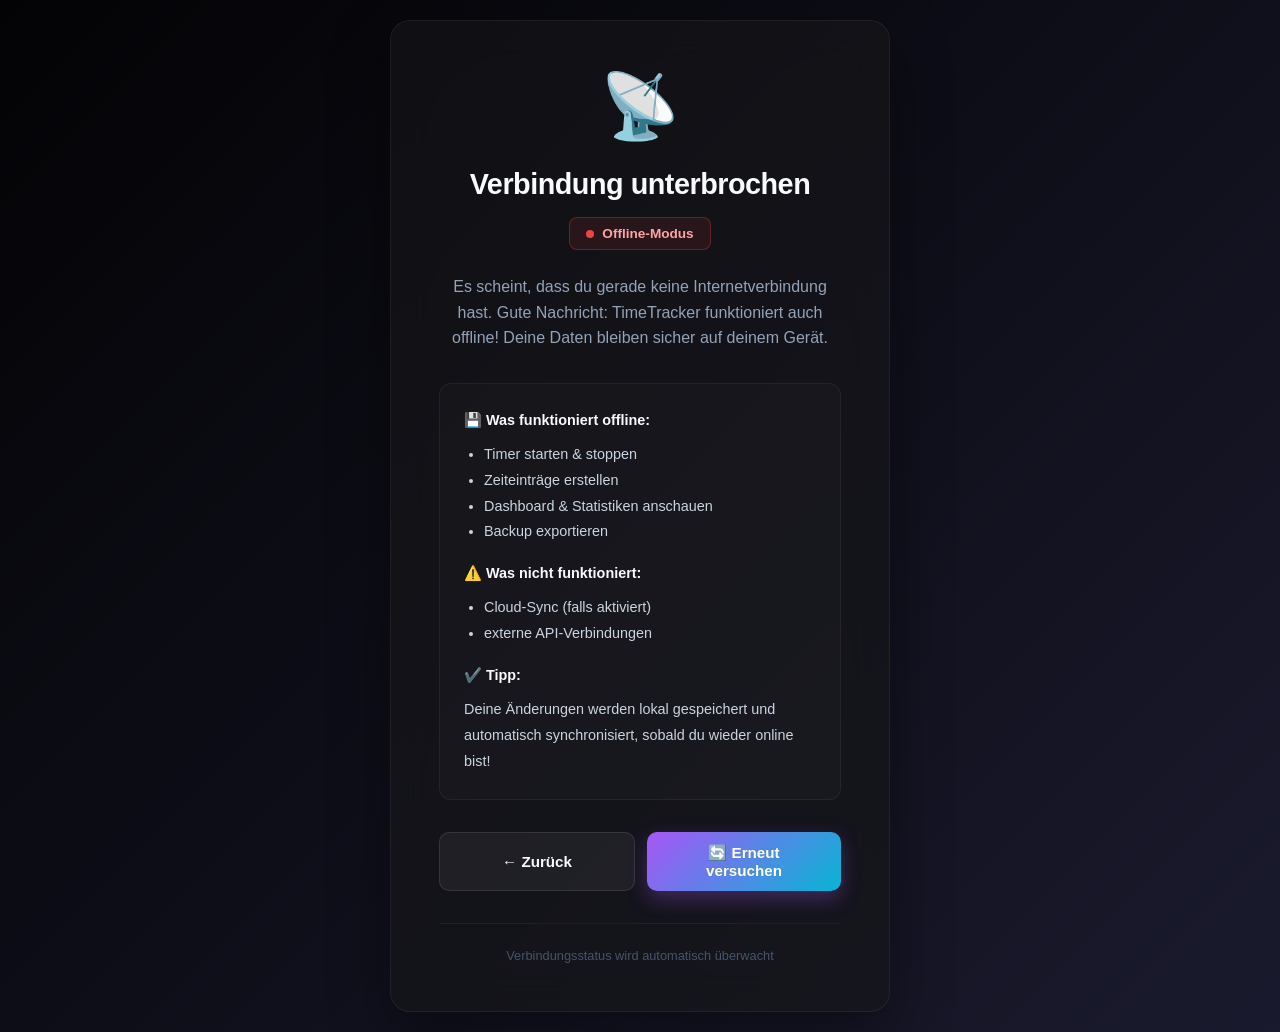
<file: offline.html>
<!DOCTYPE html>
<html lang="de">
<head>
    <meta charset="UTF-8">
    <meta name="viewport" content="width=device-width, initial-scale=1.0">
    <title>TimeTracker - Offline</title>
    <style>
        * {
            margin: 0;
            padding: 0;
            box-sizing: border-box;
        }

        body {
            font-family: -apple-system, BlinkMacSystemFont, 'Segoe UI', 'Roboto', sans-serif;
            background: linear-gradient(135deg, #030305 0%, #1a1a2e 100%);
            color: #f8fafc;
            min-height: 100vh;
            display: flex;
            align-items: center;
            justify-content: center;
            padding: 20px;
        }

        .offline-container {
            background: rgba(22, 22, 26, 0.65);
            backdrop-filter: blur(20px);
            border: 1px solid rgba(255, 255, 255, 0.06);
            border-radius: 20px;
            padding: 3rem;
            max-width: 500px;
            text-align: center;
            box-shadow: 0 20px 60px rgba(0, 0, 0, 0.4);
        }

        .offline-icon {
            font-size: 4rem;
            margin-bottom: 1.5rem;
            animation: float 3s ease-in-out infinite;
        }

        @keyframes float {
            0%, 100% { transform: translateY(0); }
            50% { transform: translateY(-20px); }
        }

        h1 {
            font-size: 1.8rem;
            margin-bottom: 1rem;
            font-weight: 700;
            letter-spacing: -0.5px;
        }

        .status-message {
            font-size: 1rem;
            color: #94a3b8;
            margin-bottom: 2rem;
            line-height: 1.6;
        }

        .details {
            background: rgba(255, 255, 255, 0.02);
            border: 1px solid rgba(255, 255, 255, 0.05);
            border-radius: 12px;
            padding: 1.5rem;
            margin-bottom: 2rem;
            text-align: left;
            font-size: 0.9rem;
            color: #cbd5e1;
            line-height: 1.8;
        }

        .details strong {
            color: #f8fafc;
            display: block;
            margin-bottom: 0.5rem;
            margin-top: 1rem;
        }

        .details strong:first-child {
            margin-top: 0;
        }

        .button-group {
            display: flex;
            gap: 12px;
            margin-bottom: 2rem;
        }

        .btn {
            flex: 1;
            padding: 12px 24px;
            border: none;
            border-radius: 10px;
            font-weight: 600;
            cursor: pointer;
            font-size: 0.95rem;
            transition: all 0.3s ease;
            text-decoration: none;
            display: inline-block;
        }

        .btn-primary {
            background: linear-gradient(135deg, #a855f7, #06b6d4);
            color: #fff;
            box-shadow: 0 8px 20px rgba(168, 85, 247, 0.3);
        }

        .btn-primary:hover {
            transform: translateY(-2px);
            box-shadow: 0 12px 30px rgba(168, 85, 247, 0.5);
        }

        .btn-secondary {
            background: rgba(255, 255, 255, 0.05);
            color: #f8fafc;
            border: 1px solid rgba(255, 255, 255, 0.1);
        }

        .btn-secondary:hover {
            background: rgba(255, 255, 255, 0.1);
            border-color: rgba(255, 255, 255, 0.2);
        }

        .status-indicator {
            display: inline-flex;
            align-items: center;
            gap: 8px;
            background: rgba(239, 68, 68, 0.1);
            border: 1px solid rgba(239, 68, 68, 0.3);
            color: #fca5a5;
            padding: 8px 16px;
            border-radius: 8px;
            font-size: 0.85rem;
            font-weight: 600;
            margin-bottom: 1.5rem;
        }

        .pulse {
            width: 8px;
            height: 8px;
            background: #ef4444;
            border-radius: 50%;
            animation: pulse 2s infinite;
        }

        @keyframes pulse {
            0%, 100% { opacity: 1; }
            50% { opacity: 0.5; }
        }

        .footer-text {
            font-size: 0.8rem;
            color: #475569;
            margin-top: 1.5rem;
            padding-top: 1.5rem;
            border-top: 1px solid rgba(255, 255, 255, 0.05);
        }
    </style>
</head>
<body>
    <div class="offline-container">
        <div class="offline-icon">📡</div>
        <h1>Verbindung unterbrochen</h1>

        <div class="status-indicator">
            <div class="pulse"></div>
            Offline-Modus
        </div>

        <p class="status-message">
            Es scheint, dass du gerade keine Internetverbindung hast. Gute Nachricht: TimeTracker funktioniert auch offline! Deine Daten bleiben sicher auf deinem Gerät.
        </p>

        <div class="details">
            <strong>💾 Was funktioniert offline:</strong>
            <ul style="margin-left: 20px; margin-top: 0.5rem;">
                <li>Timer starten & stoppen</li>
                <li>Zeiteinträge erstellen</li>
                <li>Dashboard & Statistiken anschauen</li>
                <li>Backup exportieren</li>
            </ul>

            <strong>⚠️ Was nicht funktioniert:</strong>
            <ul style="margin-left: 20px; margin-top: 0.5rem;">
                <li>Cloud-Sync (falls aktiviert)</li>
                <li>externe API-Verbindungen</li>
            </ul>

            <strong>✔️ Tipp:</strong>
            Deine Änderungen werden lokal gespeichert und automatisch synchronisiert, sobald du wieder online bist!
        </div>

        <div class="button-group">
            <button class="btn btn-secondary" onclick="window.history.back();">
                ← Zurück
            </button>
            <button class="btn btn-primary" onclick="checkConnection();">
                🔄 Erneut versuchen
            </button>
        </div>

        <div class="footer-text">
            Verbindungsstatus wird automatisch überwacht
        </div>
    </div>

    <script>
        // Check connection periodically
        function checkConnection() {
            fetch('/manifest.json', { method: 'HEAD' })
                .then(() => {
                    // Online wieder hergestellt
                    document.body.innerHTML = '<div style="padding:20px; text-align:center; color:#10b981; font-size:1.2rem;">✅ Verbindung wiederhergestellt! Seite wird aktualisiert...</div>';
                    setTimeout(() => location.reload(), 1500);
                })
                .catch(() => {
                    // Immer noch offline
                    alert('⚠️ Immer noch offline. Bitte überprüfe deine Internetverbindung.');
                });
        }

        // Auto-check every 5 seconds
        setInterval(checkConnection, 5000);

        // Check online event
        window.addEventListener('online', () => {
            document.body.innerHTML = '<div style="padding:20px; text-align:center; color:#10b981; font-size:1.2rem;">✅ Verbindung wiederhergestellt! Seite wird aktualisiert...</div>';
            setTimeout(() => location.reload(), 1500);
        });
    </script>
</body>
</html>
</file>
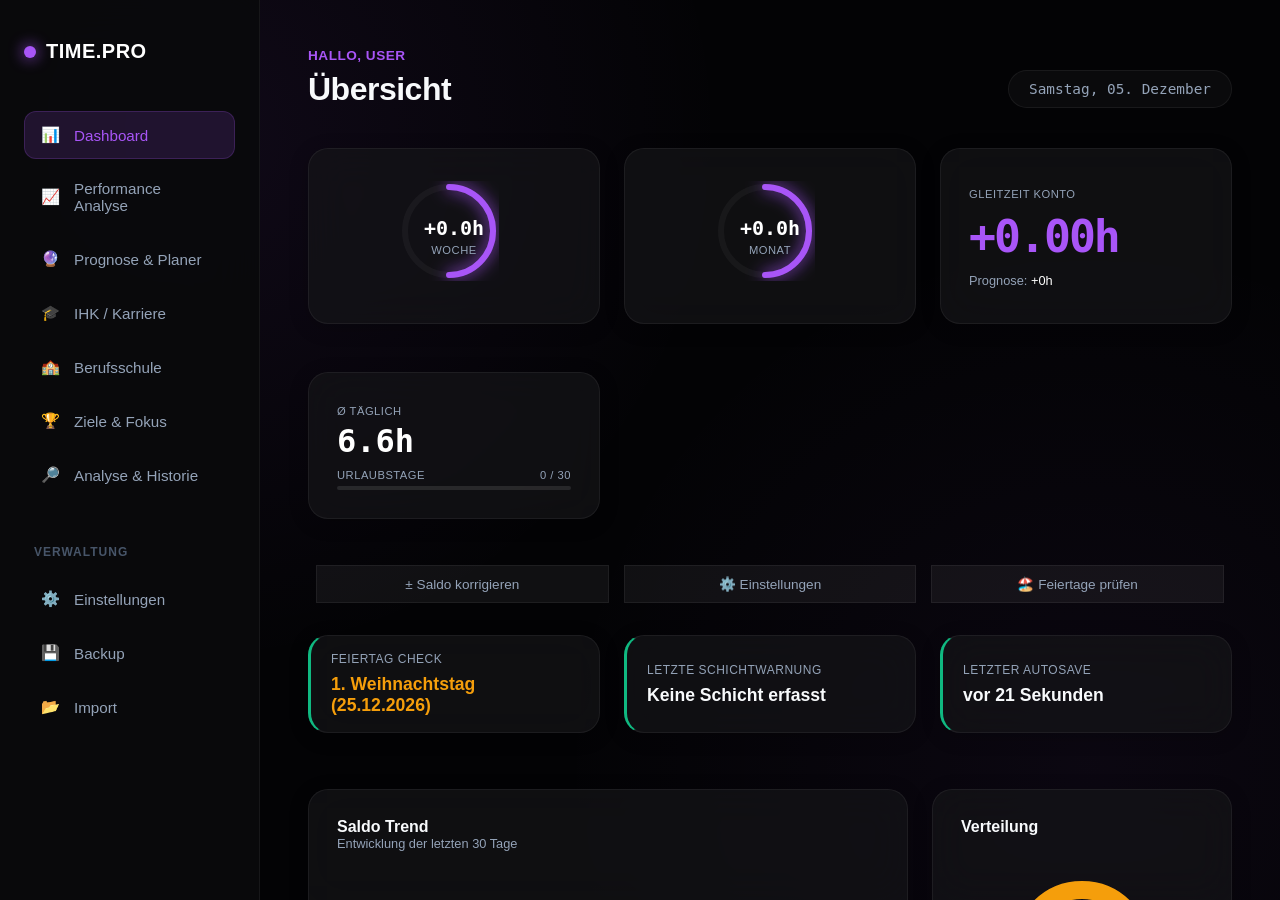
<file: Rechner.html>
<!DOCTYPE html>
<html lang="de">
<head>
    <meta charset="UTF-8">
    <meta name="viewport" content="width=device-width, initial-scale=1.0">
    <title>TimeTracker V1.2.8</title>
    <link rel="icon" href="Icon.png" type="image/png">

    <style>
        /* --- CORE VARIABLES --- */
        :root {
            --bg-deep: #030305;
            --bg-glass: rgba(22, 22, 26, 0.65);
            --bg-sidebar: rgba(10, 10, 12, 0.95);
            --sidebar-width: 260px;
            --primary: #a855f7;
            --primary-rgb: 168, 85, 247;
            --primary-dim: rgba(168, 85, 247, 0.1);
            --text-main: #f8fafc;
            --text-muted: #94a3b8;
            --success: #10b981;
            --danger: #ef4444;
            --school: #3b82f6; 
            --holiday: #f59e0b; 
            --audit-ok: #10b981;
            --audit-warn: #fbbf24;
            --ihk: #ff6347; /* IHK/Karriere Farbe (Tomato) */
            --work-color: #a855f7; 
            --expected-color: #64748b; 
            --border: rgba(255, 255, 255, 0.06);
            --font-main: 'Inter', -apple-system, BlinkMacSystemFont, sans-serif;
            --font-mono: 'JetBrains Mono', 'Roboto Mono', monospace;
            --radius: 20px;
            --note-good: #10b981; /* Für Noten 1.0 - 2.0 */
            --note-mid: #fbbf24; /* Für Noten 2.1 - 3.0 */
            --note-bad: #ef4444; /* Für Noten > 3.0 */
            --heatmap-low: #1e293b;
            --heatmap-mid: #64748b;
            --heatmap-high: var(--primary);
            /* Farben für Ziel-Kategorien */
            --goal-work: #a855f7;
            --goal-saldo: #06b6d4;
            --goal-weeks: #10b981;
            --goal-perfect: #f59e0b;
        }

        * { margin: 0; padding: 0; box-sizing: border-box; }

        body {
            font-family: var(--font-main);
            background-color: var(--bg-deep);
            background-image: 
                radial-gradient(circle at 15% 15%, rgba(var(--primary-rgb), 0.08), transparent 40%),
                radial-gradient(circle at 85% 85%, rgba(var(--primary-rgb), 0.05), transparent 40%);
            color: var(--text-main);
            min-height: 100vh;
            display: flex;
            overflow-x: hidden;
        }

        /* --- CUSTOM SCROLLBAR (ÜBERALL) --- */
        ::-webkit-scrollbar {
            width: 10px;
            height: 10px;
        }

        ::-webkit-scrollbar-track {
            background: rgba(255, 255, 255, 0.03);
            border-radius: 10px;
        }

        ::-webkit-scrollbar-thumb {
            background: linear-gradient(180deg, var(--primary), rgba(var(--primary-rgb), 0.7));
            border-radius: 10px;
            border: 2px solid rgba(255, 255, 255, 0.05);
            transition: background 0.3s ease;
        }

        ::-webkit-scrollbar-thumb:hover {
            background: linear-gradient(180deg, rgba(var(--primary-rgb), 0.9), var(--primary));
            box-shadow: 0 0 12px rgba(var(--primary-rgb), 0.4);
        }

        /* Firefox Scrollbar */
        * {
            scrollbar-color: var(--primary) rgba(255, 255, 255, 0.03);
            scrollbar-width: thin;
        }

        /* --- SIDEBAR --- */
        .sidebar {
            width: var(--sidebar-width);
            background: var(--bg-sidebar);
            backdrop-filter: blur(24px);
            -webkit-backdrop-filter: blur(24px);
            border-right: 1px solid var(--border);
            height: 100vh;
            position: fixed;
            padding: 2.5rem 1.5rem;
            display: flex;
            flex-direction: column;
            z-index: 100;
            left: 0;
            top: 0;
            transition: transform 0.3s ease-in-out;
            overflow-y: auto;
        }
        .sidebar::-webkit-scrollbar {
            width: 8px;
        }
        .sidebar::-webkit-scrollbar-thumb {
            background: rgba(var(--primary-rgb), 0.5);
            border-radius: 8px;
        }
        .sidebar::-webkit-scrollbar-thumb:hover {
            background: var(--primary);
        }
        .sidebar.hidden {
            transform: translateX(-100%);
        }

        .brand {
            font-size: 1.25rem;
            font-weight: 800;
            letter-spacing: 0.5px;
            margin-bottom: 3rem;
            color: #fff;
            display: flex;
            align-items: center;
            gap: 10px;
        }
        .brand::before { content:''; display:block; width:12px; height:12px; background:var(--primary); border-radius:50%; box-shadow:0 0 15px var(--primary); }

        .nav-item {
            display: flex; align-items: center; gap: 14px;
            padding: 14px 16px;
            margin-bottom: 6px;
            border-radius: 12px;
            color: var(--text-muted);
            text-decoration: none;
            transition: all 0.2s ease;
            cursor: pointer;
            font-weight: 500;
            font-size: 0.95rem;
            border: 1px solid transparent;
        }

        .nav-item:hover { background: rgba(255,255,255,0.03); color: #fff; }
        
        .nav-item.active { 
            background: var(--primary-dim); 
            color: var(--primary); 
            border-color: rgba(168, 85, 247, 0.2);
        }

        .nav-section {
            font-size: 0.75rem; font-weight: 700; text-transform: uppercase; letter-spacing: 1px;
            color: #475569; margin-top: 2.5rem; margin-bottom: 1rem; padding-left: 10px;
        }

        /* --- MAIN CONTENT & VIEWS --- */
        .main {
            margin-left: var(--sidebar-width);
            flex: 1;
            padding: 3rem;
            width: calc(100% - var(--sidebar-width));
            transition: margin-left 0.3s ease-in-out;
            overflow-y: auto;
            max-height: 100vh;
        }
        .main::-webkit-scrollbar {
            width: 10px;
        }
        .main::-webkit-scrollbar-thumb {
            background: linear-gradient(180deg, var(--primary), rgba(var(--primary-rgb), 0.6));
            border-radius: 10px;
        }
        .main::-webkit-scrollbar-thumb:hover {
            background: linear-gradient(180deg, rgba(var(--primary-rgb), 0.9), var(--primary));
        }
        .main.full-width {
             margin-left: 0;
             width: 100%;
        }

        .view-section { display: none; animation: fadeIn 0.4s ease forwards; }
        .view-section.active { display: block; }
        @keyframes fadeIn { from { opacity: 0; transform: translateY(10px); } to { opacity: 1; transform: translateY(0); } }

        /* --- GLASS CARDS (Refined) --- */
        .card {
            background: var(--bg-glass);
            backdrop-filter: blur(20px);
            -webkit-backdrop-filter: blur(20px);
            border: 1px solid var(--border);
            border-radius: var(--radius);
            padding: 1.75rem;
            margin-bottom: 1.5rem;
            box-shadow: 0 4px 20px rgba(0,0,0,0.2);
        }

        /* --- HEADER --- */
        .header { 
            display: flex; 
            justify-content: space-between; 
            align-items: flex-end; 
            margin-bottom: 2.5rem; 
            position: relative; /* Für den Mobile Button */
        }
        .greeting { font-size: 0.85rem; color: var(--primary); font-weight: 600; text-transform: uppercase; letter-spacing: 0.5px; margin-bottom: 0.5rem; }
        .page-title { font-size: 2rem; font-weight: 700; letter-spacing: -0.5px; }
        .date-badge { 
            background: rgba(255,255,255,0.03); padding: 10px 20px; border-radius: 50px; 
            border: 1px solid var(--border); font-family: var(--font-mono); font-size: 0.9rem; color: var(--text-muted); 
        }
        /* Mobile Menu Button */
        #mobileMenuToggle {
            display: none;
            position: absolute;
            top: 20px;
            left: 20px;
            background: var(--primary);
            color: #fff;
            border: none;
            padding: 10px 14px;
            border-radius: 8px;
            font-size: 1.2rem;
            cursor: pointer;
            z-index: 101;
        }


        /* --- KPI GRID --- */
        .kpi-grid { display: grid; grid-template-columns: repeat(auto-fit, minmax(220px, 1fr)); gap: 1.5rem; margin-bottom: 2rem; }
        
        .kpi-card {
            display: flex; flex-direction: column; align-items: center; justify-content: center;
            padding: 2rem 1rem; cursor: pointer; transition: transform 0.2s, border-color 0.2s;
        }
        .kpi-card:hover { transform: translateY(-3px); border-color: var(--primary); }

        /* SVG RINGS (Dashboard) */
        .progress-ring { position: relative; width: 110px; height: 110px; }
        .progress-ring circle {
            fill: transparent; stroke-width: 6; stroke-linecap: round; /* Thinner stroke */
            transform: rotate(-90deg); transform-origin: 50% 50%;
        }
        .ring-bg { stroke: rgba(255,255,255,0.04); }
        .ring-val { stroke: var(--primary); transition: stroke-dashoffset 1.2s cubic-bezier(0.4, 0, 0.2, 1); filter: drop-shadow(0 0 8px var(--primary)); }
        
        .ring-center { position: absolute; top: 50%; left: 50%; transform: translate(-50%, -50%); text-align: center; }
        .ring-num { font-size: 1.25rem; font-weight: 700; color: #fff; font-family: var(--font-mono); }
        .ring-lbl { font-size: 0.7rem; color: var(--text-muted); text-transform: uppercase; margin-top: 4px; letter-spacing: 0.5px; }

        /* --- CHARTS --- */
        .charts-row { display: grid; grid-template-columns: 2fr 1fr; gap: 1.5rem; margin-bottom: 1.5rem; }
        
        .chart-header { display: flex; justify-content: space-between; align-items: center; margin-bottom: 1.5rem; }
        .chart-title { font-size: 1rem; font-weight: 600; }
        .chart-sub { font-size: 0.8rem; color: var(--text-muted); }

        .trend-container { height: 220px; width: 100%; position: relative; }
        .trend-line { fill: none; stroke: var(--primary); stroke-width: 2.5; stroke-linecap: round; filter: drop-shadow(0 0 10px var(--primary)); }
        .trend-area { fill: var(--primary); opacity: 0.08; }
        .trend-grid { stroke: rgba(255,255,255,0.03); stroke-width: 1; }

        .donut-container { display: flex; align-items: center; justify-content: center; height: 180px; position: relative; }
        .donut-legend { margin-top: 1.5rem; display: grid; grid-template-columns: 1fr 1fr; gap: 12px; font-size: 0.8rem; }
        .legend-item { display: flex; align-items: center; color: var(--text-muted); gap: 8px; }
        .dot { width: 8px; height: 8px; border-radius: 2px; }

        /* --- INPUTS --- */
        .input-wrapper { display: grid; grid-template-columns: 1fr 300px; gap: 2rem; }
        
        .glass-input, .glass-select {
            background: rgba(0,0,0,0.3); border: 1px solid var(--border);
            padding: 16px; border-radius: 12px; color: #fff; font-size: 0.95rem; width: 100%; outline: none; transition: 0.2s;
            font-family: var(--font-main);
        }
        .glass-input:focus { border-color: var(--primary); box-shadow: 0 0 0 3px var(--primary-dim); background: rgba(0,0,0,0.4); }
        
        /* Textarea Scrollbar */
        textarea.glass-input {
            resize: vertical;
        }
        textarea.glass-input::-webkit-scrollbar {
            width: 8px;
        }
        textarea.glass-input::-webkit-scrollbar-thumb {
            background: linear-gradient(180deg, var(--primary), rgba(var(--primary-rgb), 0.6));
            border-radius: 8px;
        }
        textarea.glass-input::-webkit-scrollbar-thumb:hover {
            background: var(--primary);
        }
        
        .timer-box { 
            background: rgba(0,0,0,0.3); border: 1px solid var(--border); border-radius: 16px; padding: 1.5rem; 
            display: flex; flex-direction: column; align-items: center; justify-content: center; gap: 1rem;
        }
        .timer-display { font-family: var(--font-mono); font-size: 2rem; font-weight: 700; color: #fff; text-shadow: 0 0 20px rgba(0,0,0,0.5); }
        .timer-active .timer-display { color: var(--primary); text-shadow: 0 0 20px var(--primary); }
        
        .btn { border: none; padding: 14px 24px; border-radius: 12px; font-weight: 600; cursor: pointer; transition: 0.2s; font-size: 0.9rem; letter-spacing: 0.5px; }
        .btn-primary { background: var(--primary); color: #fff; width: 100%; box-shadow: 0 5px 20px -5px var(--primary); }
        .btn-primary:hover { filter: brightness(1.1); transform: translateY(-2px); }
        
        .btn-icon-row { display: flex; gap: 8px; width: 100%; }
        .btn-ghost { background: rgba(255,255,255,0.05); color: #fff; flex: 1; padding: 10px; }
        .btn-ghost:hover { background: rgba(255,255,255,0.1); }

        /* --- LISTS --- */
        .entry-row {
            display: flex; justify-content: space-between; align-items: center;
            background: rgba(255,255,255,0.02); padding: 16px 20px; border-radius: 14px;
            margin-bottom: 8px; border-left: 3px solid transparent; transition: 0.2s;
        }
        .entry-row:hover { background: rgba(255,255,255,0.04); transform: translateX(4px); }
        .entry-row.type-work { border-color: var(--primary); }
        .entry-row.type-vacation { border-color: var(--success); }
        .entry-row.type-sick { border-color: var(--danger); }
        .entry-row.type-school { border-color: var(--school); }
        .entry-row.type-holiday { border-color: var(--holiday); } 

        .entry-date { font-weight: 600; color: #fff; font-size: 0.95rem; }
        .entry-meta { font-size: 0.85rem; color: var(--text-muted); margin-top: 2px; }
        .tag { padding: 4px 10px; border-radius: 6px; font-size: 0.7rem; font-weight: 700; text-transform: uppercase; background: rgba(255,255,255,0.05); }
        
        /* Unified History Filter Grid */
        .filter-grid {
             display: grid;
             grid-template-columns: repeat(4, 1fr);
             gap: 15px;
             margin-bottom: 1.5rem;
        }
        .filter-grid .glass-input, .filter-grid .glass-select {
            padding: 10px 14px;
        }
        
        /* Scrollable List Container */
        #entryListShort, #entryListFull {
            overflow-y: auto;
            max-height: 600px;
        }
        #entryListShort::-webkit-scrollbar,
        #entryListFull::-webkit-scrollbar {
            width: 8px;
        }
        #entryListShort::-webkit-scrollbar-thumb,
        #entryListFull::-webkit-scrollbar-thumb {
            background: linear-gradient(180deg, var(--primary), rgba(var(--primary-rgb), 0.5));
            border-radius: 8px;
        }
        #entryListShort::-webkit-scrollbar-thumb:hover,
        #entryListFull::-webkit-scrollbar-thumb:hover {
            background: var(--primary);
        }
        
        .filter-header { 
            grid-column: 1 / -1; 
            margin-bottom: 10px; 
            display: flex;
            justify-content: space-between;
            align-items: center;
        }
        /* Dashboard Quick Actions */
        .quick-actions {
            display: flex;
            gap: 15px;
            margin-top: -10px; /* An die KPI-Grid anrücken */
            margin-bottom: 2rem;
            padding: 0 0.5rem;
        }
        .quick-actions button {
            flex: 1;
            background: rgba(255, 255, 255, 0.05);
            color: var(--text-muted);
            border: 1px solid var(--border);
            padding: 10px;
            font-size: 0.85rem;
        }
        .quick-actions button:hover {
            background: var(--primary-dim);
            color: var(--primary);
            border-color: var(--primary);
        }

        /* --- MODAL --- */
        .modal { display: none; position: fixed; inset: 0; background: rgba(0,0,0,0.85); z-index: 200; justify-content: center; align-items: center; backdrop-filter: blur(10px); }
        .modal.active { display: flex; animation: fadeIn 0.2s ease; }
        /* Modal Box für Einstellungen ist breiter für das Urlaubs-Dashboard */
        .modal-box { background: #121215; border: 1px solid var(--border); width: 680px; padding: 0; border-radius: 24px; box-shadow: 0 25px 50px -12px rgba(0,0,0,0.5); overflow-y: auto; max-height: 85vh; }
        
        .modal-box::-webkit-scrollbar {
            width: 10px;
        }
        .modal-box::-webkit-scrollbar-track {
            background: rgba(255, 255, 255, 0.02);
            border-radius: 10px;
        }
        .modal-box::-webkit-scrollbar-thumb {
            background: linear-gradient(180deg, var(--primary), rgba(var(--primary-rgb), 0.6));
            border-radius: 10px;
        }
        .modal-box::-webkit-scrollbar-thumb:hover {
            background: linear-gradient(180deg, rgba(var(--primary-rgb), 0.9), var(--primary));
            box-shadow: 0 0 12px rgba(var(--primary-rgb), 0.3);
        }
        
        .settings-tab { transition: all 0.2s ease; }
        .settings-tab.active { 
            color: var(--primary) !important; 
            border-bottom-color: var(--primary) !important; 
        }
        .settings-tab:hover { color: var(--primary); }
        
        .settings-tab-content { animation: fadeIn 0.3s ease; }
        
        .color-dot { width: 32px; height: 32px; border-radius: 50%; cursor: pointer; border: 2px solid rgba(255,255,255,0.1); transition: 0.2s; }
        .color-dot.active { border-color: #fff; transform: scale(1.1); }

        /* --- PERFORMANCE SPECIFIC STYLES --- */
        .kpi-large {
            text-align: center;
            padding: 2.5rem 1rem;
        }
        .kpi-large-value {
            font-size: 4rem;
            font-weight: 800;
            font-family: var(--font-mono);
            color: var(--success);
        }
        .kpi-large-label {
            font-size: 0.8rem;
            color: var(--text-muted);
            text-transform: uppercase;
            letter-spacing: 1px;
        }

        .chart-container {
            height: 250px;
            width: 100%;
            position: relative;
            overflow: auto;
        }
        .chart-container::-webkit-scrollbar {
            height: 6px;
        }
        .chart-container::-webkit-scrollbar-thumb {
            background: linear-gradient(90deg, var(--primary), rgba(var(--primary-rgb), 0.5));
            border-radius: 6px;
        }
        .chart-container::-webkit-scrollbar-thumb:hover {
            background: var(--primary);
        }

        /* NEUER STIL: Horizontal Stacked Bar Chart (Wöchentlich Soll/Ist) */
        .stacked-bar-chart {
            display: flex;
            flex-direction: column;
            gap: 12px;
            padding: 10px 0;
            margin-top: 10px;
        }
        .week-row {
            display: grid;
            grid-template-columns: 80px 1fr 100px; /* KW-Label, Bar, Wert */
            align-items: center;
            gap: 15px;
        }
        .week-label {
            font-weight: 600;
            color: var(--text-muted);
            font-size: 0.9rem;
        }
        .bar-container-wrapper {
            position: relative;
            height: 12px;
            background: var(--expected-color);
            border-radius: 6px;
            overflow: hidden;
        }
        .bar-actual-fill {
            position: absolute;
            top: 0;
            left: 0;
            height: 100%;
            background: var(--work-color);
            transition: width 0.8s ease;
            border-radius: 6px;
        }
        .bar-target-overlay {
            position: absolute;
            top: 0;
            bottom: 0;
            width: 0;
            border-left: 2px solid rgba(255, 255, 255, 0.4);
            z-index: 1;
        }
        .bar-value-label {
            font-size: 0.9rem;
            font-family: var(--font-mono);
            font-weight: 600;
            text-align: right;
            color: var(--text-main);
        }
        
        
        /* Deep Dive Charts */
        .chart-deep-row {
            display: grid;
            grid-template-columns: 1fr 2fr; /* Wochentag | Heatmap */
            gap: 1.5rem;
            margin-bottom: 1.5rem;
        }
        
        /* Horizontal Saldo Bar Chart (Produktivität) */
        .horizontal-bar-container {
            padding: 20px 0;
        }
        .horizontal-bar-row {
            display: grid;
            grid-template-columns: 40px 1fr 60px; /* Tag, Bar, Wert */
            align-items: center;
            gap: 10px;
            margin-bottom: 15px;
        }
        .bar-label-day {
            font-weight: 600;
            color: var(--text-main);
            text-align: center;
        }
        .bar-chart-area {
            height: 10px;
            background: rgba(255,255,255,0.05);
            position: relative;
            border-radius: 4px;
        }
        .bar-zero-line {
            position: absolute;
            top: 0;
            bottom: 0;
            left: 50%;
            width: 1px;
            background: var(--text-muted);
            opacity: 0.5;
            z-index: 1;
        }
        .bar-value {
            position: absolute;
            top: 0;
            bottom: 0;
            border-radius: 4px;
            transition: width 0.8s ease, left 0.8s ease;
        }
        .bar-value.positive {
            background: var(--success);
            left: 50%;
        }
        .bar-value.negative {
            background: var(--danger);
            right: 50%;
        }
        .bar-text-value {
             font-size: 0.9rem;
             font-family: var(--font-mono);
             font-weight: 600;
             text-align: right;
        }
        
        /* Heatmap Styles */
        .heatmap-grid {
            display: grid;
            grid-template-columns: repeat(16, 1fr); /* 8-23 Uhr = 16 Stunden */
            gap: 5px;
            padding: 10px 0;
        }
        .heatmap-cell {
            height: 30px;
            width: 100%;
            border-radius: 4px;
            display: flex;
            align-items: center;
            justify-content: center;
            font-size: 0.7rem;
            color: var(--text-main);
            transition: background-color 0.5s ease;
        }
        .heatmap-label {
            text-align: center;
            font-size: 0.7rem;
            color: var(--text-muted);
            margin-bottom: 5px;
        }
        
        /* Goals View */
        .goal-kpi-grid {
            display: grid;
            grid-template-columns: repeat(auto-fit, minmax(280px, 1fr));
            gap: 1.5rem;
            margin-bottom: 2rem;
        }
        .goal-focus-card {
            padding: 1.5rem;
            border-left: 5px solid var(--primary);
        }
        .goal-focus-value {
            font-size: 2.5rem;
            font-weight: 800;
            font-family: var(--font-mono);
            margin-top: 10px;
        }
        
        .goal-grid {
            display: grid;
            grid-template-columns: repeat(auto-fit, minmax(280px, 1fr));
            gap: 1.5rem;
        }
        .goal-card {
            background: rgba(255,255,255,0.05);
            padding: 1.5rem;
            border-radius: 16px;
            border-left: 4px solid var(--primary);
            position: relative;
            transition: all 0.2s;
        }
        .goal-card.achieved {
             border: 2px solid gold;
             box-shadow: 0 0 20px rgba(255, 215, 0, 0.2);
             opacity: 1 !important;
        }
        .goal-title { font-size: 1.1rem; font-weight: 600; margin-bottom: 0.5rem; }
        .goal-status {
            font-size: 0.8rem;
            color: var(--text-muted);
            margin-top: 5px;
        }
        .goal-delete-btn {
            background: none;
            border: none;
            color: var(--danger);
            cursor: pointer;
            font-size: 1rem;
            opacity: 0.5;
            transition: 0.2s;
            position: absolute;
            top: 15px;
            right: 15px;
        }
        .goal-delete-btn:hover { opacity: 1; }

        .progress-ring-goal { width: 60px; height: 60px; margin-bottom: 10px; }
        .progress-ring-goal circle { stroke-width: 4; }


        /* --- AUDIT GRID STYLES --- */
        .audit-grid {
            display: grid;
            grid-template-columns: repeat(3, 1fr);
            gap: 1.5rem;
            margin-bottom: 2rem;
        }
        .audit-card {
            display: flex;
            flex-direction: column;
            justify-content: center;
            padding: 1rem 1.25rem;
            border-left: 3px solid var(--primary);
        }
        .audit-label {
            font-size: 0.75rem;
            color: var(--text-muted);
            text-transform: uppercase;
            letter-spacing: 0.5px;
            margin-bottom: 0.5rem;
        }
        .audit-value {
            font-size: 1.1rem;
            font-weight: 600;
        }
        .audit-card.warn { border-left-color: var(--audit-warn); }
        .audit-card.danger { border-left-color: var(--danger); }
        .audit-card.success { border-left-color: var(--audit-ok); }
        
        /* --- IHK / KARRIERE STYLES --- */
        .ihk-kpi-grid {
            display: grid;
            grid-template-columns: 1.5fr 1fr 1fr;
            gap: 1.5rem;
            margin-bottom: 2rem;
        }
        .ihk-progress-card {
            display: flex;
            flex-direction: column;
            align-items: center;
            justify-content: center;
            padding: 2.5rem 1.5rem;
            border-left: none; /* Nicht mehr nötig */
        }
        .ihk-progress-ring { 
            position: relative; 
            width: 140px; 
            height: 140px; 
            margin-bottom: 1rem;
        }
        .ihk-progress-ring circle {
            stroke-width: 8;
            transform: rotate(-90deg); transform-origin: 50% 50%;
            filter: drop-shadow(0 0 10px var(--ihk));
        }
        .ring-ihk-bg { stroke: rgba(255,255,255,0.06); }
        .ring-ihk-val { stroke: var(--ihk); transition: stroke-dashoffset 1.2s cubic-bezier(0.4, 0, 0.2, 1); }
        .ihk-progress-value {
            font-size: 2.8rem;
            font-weight: 800;
            color: var(--ihk);
            position: absolute;
            top: 50%;
            left: 50%;
            transform: translate(-50%, -50%);
        }

        .ihk-secondary-kpi {
            background: rgba(255,255,255,0.05);
            padding: 1.25rem;
            border-radius: 12px;
            border-left: 4px solid var(--ihk);
            text-align: left;
        }
        .ihk-metric-value {
            font-size: 1.8rem;
            font-weight: 700;
            color: #fff;
            margin-top: 5px;
            font-family: var(--font-mono);
        }
        .ihk-metric-label {
            font-size: 0.75rem;
            color: var(--text-muted);
            text-transform: uppercase;
        }
        .ihk-note-group {
             display: grid;
             grid-template-columns: 1fr 1fr;
             gap: 1.5rem;
        }
        .ihk-note-card {
             padding: 1.5rem;
             text-align: center;
             border-left: 4px solid var(--ihk);
        }
        .ihk-note-value {
            font-size: 2rem;
            font-weight: 800;
            font-family: var(--font-mono);
            margin-top: 5px;
        }
        
        /* --- SCHULE / ACADEMIC STYLES (NEU) --- */
        .school-kpi-grid {
             display: grid;
             grid-template-columns: 1.5fr 1fr 1fr;
             gap: 1.5rem;
             margin-bottom: 2rem;
        }
        .school-progress-ring {
            position: relative; 
            width: 140px; 
            height: 140px; 
            margin-bottom: 1rem;
        }
        .school-progress-ring circle {
            stroke-width: 8;
            transform: rotate(-90deg); 
            transform-origin: 50% 50%;
        }
        .ring-school-bg { stroke: rgba(255,255,255,0.06); }
        .ring-school-val { stroke: var(--school); transition: stroke-dashoffset 1.2s cubic-bezier(0.4, 0, 0.2, 1); filter: drop-shadow(0 0 10px var(--school)); }
        .school-overall-note {
             font-size: 3rem;
             font-weight: 800;
             position: absolute;
             top: 50%;
             left: 50%;
             transform: translate(-50%, -50%);
             font-family: var(--font-mono);
        }
        .subject-grade-card {
             padding: 1rem;
             text-align: center;
             border-left: 4px solid var(--note-good);
        }
        .subject-grade-card .ihk-metric-value {
             font-size: 1.8rem;
        }
        /* Prognose View Styling */
        .prognose-grid {
            display: grid;
            grid-template-columns: repeat(7, 1fr);
            gap: 10px;
            margin-bottom: 20px;
        }
        .prognose-header {
            grid-column: 1 / -1;
            display: flex;
            justify-content: space-between;
            align-items: center;
            padding: 5px 0;
            border-bottom: 1px solid var(--border);
            margin-bottom: 10px;
        }
        .prognose-day {
            text-align: center;
            padding: 10px 5px;
            border-radius: 8px;
            background: rgba(255, 255, 255, 0.03);
            cursor: pointer;
            transition: all 0.2s;
            font-size: 0.85rem;
            position: relative;
            min-height: 80px;
            display: flex;
            flex-direction: column;
            justify-content: space-between;
        }
        .prognose-day:hover {
            background: rgba(255, 255, 255, 0.1);
        }
        .prognose-day.today {
            border: 2px solid var(--primary);
        }
        .prognose-day.type-work { background: var(--primary-dim); border: 1px solid var(--primary); }
        .prognose-day.type-school { background: rgba(59, 130, 246, 0.1); border: 1px solid var(--school); }
        .prognose-day.type-vacation { background: rgba(16, 185, 129, 0.1); border: 1px solid var(--success); }
        .prognose-day.type-holiday, .prognose-day.type-sick { background: rgba(245, 158, 11, 0.1); border: 1px solid var(--holiday); }
        .day-label { color: var(--text-muted); font-size: 0.7rem; margin-bottom: 5px; }
        .day-expected { font-weight: 600; font-family: var(--font-mono); font-size: 1rem; }
        .day-saldo { font-size: 0.75rem; margin-top: 5px; color: var(--success); }


        /* --- MOBILE RESPONSIVENESS --- */
        @media (max-width: 1024px) {
            .sidebar {
                width: 300px;
                transform: translateX(0);
                position: fixed;
                box-shadow: 2px 0 10px rgba(0,0,0,0.5);
                z-index: 200;
            }
            .sidebar.hidden {
                transform: translateX(-300px);
            }
            .main {
                margin-left: 0;
                width: 100%;
                padding: 1rem;
            }
            .main .header {
                 padding-left: 60px; /* Platz für den Toggle */
            }
            #mobileMenuToggle {
                display: block;
            }
            .kpi-grid {
                grid-template-columns: 1fr 1fr;
            }
            .charts-row {
                grid-template-columns: 1fr;
            }
            .chart-deep-row {
                grid-template-columns: 1fr;
            }
            .chart-deep-row > div {
                border-right: none !important;
                border-bottom: 1px solid var(--border);
                padding-bottom: 1.5rem;
                padding-right: 0 !important;
                padding-left: 0 !important;
            }
            .heatmap-grid {
                grid-template-columns: repeat(8, 1fr); /* Auf 8 Spalten reduzieren */
                gap: 8px;
            }
            .heatmap-grid > span:nth-child(n+9) {
                 display: none; /* Nur 8 Labels anzeigen */
            }
            .input-wrapper {
                 grid-template-columns: 1fr;
            }
        }
        /* Mobile Overlay für Sidebar */
        .sidebar-overlay {
            display: none;
            position: fixed;
            top: 0;
            left: 0;
            width: 100%;
            height: 100%;
            background: rgba(0, 0, 0, 0.5);
            z-index: 199;
        }
        .sidebar-overlay.active {
            display: block;
        }

    </style>
</head>
<body>

    <div class="sidebar-overlay" onclick="toggleSidebar()"></div>
    
    <nav class="sidebar" id="sidebar">
        <div class="brand">
            TIME.PRO
        </div>
        
        <div class="nav-item active" id="nav-dashboard" onclick="switchTab('dashboard')">
            <span>📊</span> Dashboard
        </div>
        <div class="nav-item" id="nav-performance" onclick="switchTab('performance')">
            <span>📈</span> Performance Analyse
        </div>
        <div class="nav-item" id="nav-prognose" onclick="switchTab('prognose')">
            <span>🔮</span> Prognose & Planer
        </div>
        <div class="nav-item" id="nav-ihk" onclick="switchTab('ihk')">
            <span>🎓</span> IHK / Karriere
        </div>
        <div class="nav-item" id="nav-school" onclick="switchTab('school')">
            <span>🏫</span> Berufsschule
        </div>
        <div class="nav-item" id="nav-goals" onclick="switchTab('goals')">
            <span>🏆</span> Ziele & Fokus
        </div>
        <div class="nav-item" id="nav-history" onclick="switchTab('history')">
            <span>🔎</span> Analyse & Historie
        </div>
        
        <div class="nav-section">Verwaltung</div>
        <div class="nav-item" onclick="openSettings()">
            <span>⚙️</span> Einstellungen
        </div>
        <div class="nav-item" onclick="exportData('json')">
            <span>💾</span> Backup
        </div>
        <div class="nav-item" onclick="document.getElementById('fileImp').click()">
            <span>📂</span> Import
        </div>
        <input type="file" id="fileImp" hidden onchange="importData(event)">
    </nav>

    <main class="main" id="mainContent">
        
        <button id="mobileMenuToggle" onclick="toggleSidebar()">☰</button>
        
        <header class="header">
            <div>
                <div class="greeting" id="userGreeting">Willkommen</div>
                <h1 class="page-title">Übersicht</h1>
            </div>
            <div class="date-badge" id="currentDate">loading...</div>
        </header>

        <div id="view-dashboard" class="view-section active">
            
            <div class="kpi-grid">
                <div class="card kpi-card" onclick="openCorrection('week')">
                    <div class="progress-ring">
                        <svg width="100" height="100">
                            <circle class="ring-bg" cx="50" cy="50" r="44"></circle>
                            <circle id="ringWeek" class="ring-val" cx="50" cy="50" r="44" stroke-dasharray="276" stroke-dashoffset="276"></circle>
                        </svg>
                        <div class="ring-center">
                            <div class="ring-num" id="valWeek">0</div>
                            <div class="ring-lbl">Woche</div>
                        </div>
                    </div>
                </div>
                <div class="card kpi-card" onclick="openCorrection('month')">
                    <div class="progress-ring">
                        <svg width="100" height="100">
                            <circle class="ring-bg" cx="50" cy="50" r="44"></circle>
                            <circle id="ringMonth" class="ring-val" cx="50" cy="50" r="44" stroke-dasharray="276" stroke-dashoffset="276"></circle>
                        </svg>
                        <div class="ring-center">
                            <div class="ring-num" id="valMonth">0</div>
                            <div class="ring-lbl">Monat</div>
                        </div>
                    </div>
                </div>
                <div class="card" style="display:flex; flex-direction:column; justify-content:center;">
                    <div class="ring-lbl">GLEITZEIT KONTO</div>
                    <div style="font-size:2.8rem; font-weight:800; color:var(--primary); margin:10px 0; font-family:var(--font-mono); letter-spacing:-2px;" id="valTotal">+0.0h</div>
                    <div style="font-size:0.8rem; color:var(--text-muted);">Prognose: <span id="valProjected" style="color:#fff">0h</span></div>
                </div>
                <div class="card" style="display:flex; flex-direction:column; justify-content:center;">
                    <div class="ring-lbl">Ø TÄGLICH</div>
                    <div style="font-size:2rem; font-weight:800; color:#fff; margin:5px 0; font-family:var(--font-mono);" id="valAvg">0.0h</div>
                    <div style="margin-top:auto; width:100%;">
                        <div class="ring-lbl" style="margin-bottom:5px; display:flex; justify-content:space-between;">
                            <span>Urlaubstage</span>
                            <span id="valVacationUsed">0 / 30</span>
                        </div>
                        <div style="height:4px; background:rgba(255,255,255,0.1); border-radius:2px;"><div id="vacationProgressBar" style="width:0%; background:var(--success); height:100%;"></div></div>
                    </div>
                </div>
            </div>
            
            <div class="quick-actions">
                <button onclick="openCorrection('month')">± Saldo korrigieren</button>
                <button onclick="openSettings()">⚙️ Einstellungen</button>
                <button onclick="checkAndBookHolidays()">🏖️ Feiertage prüfen</button>
            </div>
            
            <div class="audit-grid">
                <div class="card audit-card" id="auditHoliday">
                    <div class="audit-label">Feiertag Check</div>
                    <div class="audit-value" style="color:var(--holiday);" id="auditHolidayValue">Wird geladen...</div>
                </div>
                <div class="card audit-card" id="auditShift">
                    <div class="audit-label">Letzte Schichtwarnung</div>
                    <div class="audit-value" id="auditShiftValue">Keine Warnung</div>
                </div>
                <div class="card audit-card success" id="auditSave">
                    <div class="audit-label">Letzter Autosave</div>
                    <div class="audit-value" id="auditSaveValue">Vor Sekunden</div>
                </div>
            </div>
            <div class="charts-row">
                <div class="card">
                    <div class="chart-header">
                        <div>
                            <div class="chart-title">Saldo Trend</div>
                            <div class="chart-sub">Entwicklung der letzten 30 Tage</div>
                        </div>
                    </div>
                    <div class="trend-container" id="trendChart">
                        </div>
                </div>

                <div class="card">
                    <div class="chart-header">
                        <div class="chart-title">Verteilung</div>
                    </div>
                    <div class="donut-container">
                        <svg width="150" height="150" viewBox="0 0 100 100" style="transform: rotate(-90deg);">
                            <circle cx="50" cy="50" r="40" fill="transparent" stroke="rgba(255,255,255,0.05)" stroke-width="12"></circle>
                            <circle id="donutSick" cx="50" cy="50" r="40" fill="transparent" stroke="var(--danger)" stroke-width="12" stroke-dasharray="0 251"></circle>
                            <circle id="donutVac" cx="50" cy="50" r="40" fill="transparent" stroke="var(--success)" stroke-width="12" stroke-dasharray="0 251"></circle>
                            <circle id="donutSchool" cx="50" cy="50" r="40" fill="transparent" stroke="var(--school)" stroke-width="12" stroke-dasharray="0 251"></circle>
                            <circle id="donutHoliday" cx="50" cy="50" r="40" fill="transparent" stroke="var(--holiday)" stroke-width="12" stroke-dasharray="0 251"></circle>
                            <circle id="donutWork" cx="50" cy="50" r="40" fill="transparent" stroke="var(--primary)" stroke-width="12" stroke-dasharray="0 251"></circle>
                        </svg>
                    </div>
                    <div class="donut-legend">
                        <div class="legend-item"><div class="dot" style="background:var(--primary)"></div> Arbeit</div>
                        <div class="legend-item"><div class="dot" style="background:var(--school)"></div> Schule</div>
                        <div class="legend-item"><div class="dot" style="background:var(--success)"></div> Urlaub</div>
                        <div class="legend-item"><div class="dot" style="background:var(--danger)"></div> Krank</div>
                        <div class="legend-item"><div class="dot" style="background:var(--holiday)"></div> Feiertag</div>
                    </div>
                </div>
            </div>

            <div class="card input-wrapper">
                <div style="display:flex; flex-direction:column; gap:1.25rem;">
                    <h3 style="font-size:1.1rem;">Eintrag erfassen</h3>
                    <div style="display:flex; gap:15px;">
                        <input type="date" id="inpDate" class="glass-input">
                        <select type="date" id="inpType" class="glass-select" onchange="toggleTimeInputs()">
                            <option value="work">💼 Arbeit</option>
                            <option value="school">📚 Berufsschule</option>
                            <option value="vacation">🌴 Urlaub</option>
                            <option value="sick">💊 Krank</option>
                        </select>
                    </div>
                    
                    <input type="text" id="inpProject" class="glass-input" placeholder="Projekt / Kunde (z.B. Alpha-Migration)">
                    
                    <div style="display:flex; gap:15px;">
                        <input type="time" id="inpStart" class="glass-input" placeholder="Start">
                        <input type="time" id="inpEnd" class="glass-input" placeholder="Ende">
                    </div>
                    <input type="number" id="inpHours" class="glass-input" step="0.25" placeholder="Stunden manuell...">
                    
                    <input type="text" id="inpNotes" class="glass-input" placeholder="Notizen (z.B. Bugfix in Modul X)">

                    <div style="display:flex; gap:15px; margin-top:auto;">
                        <button id="mainBtn" class="btn btn-primary" onclick="handleEntry()">Eintrag speichern</button>
                        <button id="cancelBtn" class="btn" style="background:#222; display:none; flex:1;" onclick="resetEdit()">Abbrechen</button>
                    </div>
                </div>

                <div class="timer-box" id="timerBox">
                    <span style="color:var(--text-muted); font-size:0.8rem; text-transform:uppercase; letter-spacing:1px;">Live Tracker</span>
                    <div class="timer-display" id="timerDisplay">00:00:00</div>
                    
                    <div class="timer-log">
                        <div class="timer-log-status" id="timerStatus">STOP</div>
                        <div class="timer-log-bar" id="timerLogBar">
                            </div>
                    </div>
                    
                    <div class="btn-icon-row">
                        <button class="btn btn-ghost" onclick="timerAction('start')" style="color:var(--success)">▶ Start</button>
                        <button class="btn btn-ghost" onclick="timerAction('pause')" style="color:#fbbf24">II Pause</button>
                        <button class="btn btn-ghost" onclick="timerAction('stop')" style="color:var(--danger)">■ Stop</button>
                    </div>
                </div>
            </div>

            <div class="card">
                <div class="list-header">Letzte Aktivitäten</div>
                <div id="entryListShort"></div>
            </div>
        </div>

        <div id="view-performance" class="view-section">
            <h2 style="margin-bottom:1.5rem;">📈 Performance Analyse & Muster</h2>

            <div class="kpi-grid" style="grid-template-columns: 1fr 1fr 1fr 1fr;">
                <div class="card kpi-large">
                    <div class="kpi-large-label">Soll-Erfüllungsgrad (90 Tage)</div>
                    <div class="kpi-large-value" id="kpiPerformance">0%</div>
                    <div style="font-size:0.8rem; color:var(--text-muted);">Ziel: 100%</div>
                </div>
                <div class="card kpi-large" style="border-left: 3px solid #06b6d4;">
                    <div class="kpi-large-label">Ø Arbeitsbeginn</div>
                    <div class="kpi-large-value" id="kpiAvgStartTime" style="color:#06b6d4;">---</div>
                    <div style="font-size:0.8rem; color:var(--text-muted);">Dein bestes Startfenster</div>
                </div>
                <div class="card kpi-large" style="border-left: 3px solid #f59e0b;">
                    <div class="kpi-large-label">Ø Längste Fokusphase</div>
                    <div class="kpi-large-value" id="kpiAvgFocus" style="color:#f59e0b;">0.0h</div>
                    <div style="font-size:0.8rem; color:var(--text-muted);">Zwischen Pausen & Start/Ende</div>
                </div>
                 <div class="card kpi-large">
                    <div class="kpi-large-label">Ø Saldo Monatlich (1 Jahr)</div>
                    <div class="kpi-large-value" id="kpiAvgMonthlyDiff" style="color:var(--primary);">+0h</div>
                    <div style="font-size:0.8rem; color:var(--text-muted);">Zeigt den monatlichen Trend</div>
                </div>
            </div>

            <div class="charts-row" style="grid-template-columns: 1fr;">
                <div class="card">
                    <div class="chart-header">
                        <div>
                            <div class="chart-title">Wöchentlicher Soll-Ist-Vergleich</div>
                            <div class="chart-sub">Deine geleistete Zeit vs. Soll-Zeit der letzten 8 Wochen</div>
                        </div>
                        <div class="donut-legend">
                            <div class="legend-item"><div class="dot" style="background:var(--work-color)"></div> Geleistet</div>
                            <div class="legend-item"><div class="dot" style="background:var(--expected-color)"></div> Soll</div>
                        </div>
                    </div>
                    <div class="stacked-bar-chart" id="chartWeeklyPerformance">
                        </div>
                </div>
            </div>
            
            <div class="charts-row" style="grid-template-columns: 1fr 1fr;">
                 <div class="card">
                    <div class="chart-header">
                        <div>
                            <div class="chart-title">Projekt-Verteilung</div>
                            <div class="chart-sub">Aufteilung der gesamten Arbeitszeit</div>
                        </div>
                    </div>
                    <div class="donut-container" id="chartProjectDistribution">
                    </div>
                    <div class="donut-legend" id="projectDonutLegend">
                    </div>
                </div>
                
                 <div class="card">
                    <div class="chart-header">
                        <div>
                            <div class="chart-title">Saldo-Entwicklung pro Monat</div>
                            <div class="chart-sub">Kumulierte Saldo-Veränderung pro Monat (12 Monate)</div>
                        </div>
                    </div>
                    <div class="trend-container" id="chartMonthlyTrend">
                    </div>
                </div>
            </div>

            <div class="charts-row" style="grid-template-columns: 1fr;">
                 <div class="card chart-deep-row">
                     <div style="padding-right: 1.5rem; border-right: 1px solid var(--border);">
                        <div class="chart-header">
                            <div>
                                <div class="chart-title">Ø Produktivität pro Wochentag</div>
                                <div class="chart-sub">Durchschnittlicher Saldo Mo - Fr</div>
                            </div>
                        </div>
                        <div class="horizontal-bar-container" id="chartProductivityByDay">
                            </div>
                    </div>
                     
                    <div style="padding-left: 1.5rem;">
                         <div class="chart-header">
                            <div>
                                <div class="chart-title">Tages-Heatmap</div>
                                <div class="chart-sub">Durchschnittliche geleistete Zeit pro Stunde (8:00 - 23:00)</div>
                            </div>
                        </div>
                        <div id="chartProductivityHeatmap">
                            </div>
                    </div>
                </div>
            </div>

            <div class="card">
                <h3 style="margin-bottom:1.5rem;">Compliance & Ruhezeiten-Audit</h3>
                <div class="audit-grid" style="grid-template-columns: repeat(3, 1fr);">
                    <div class="card audit-card" id="auditMaxHours">
                        <div class="audit-label">10h Max-Arbeitszeit</div>
                        <div class="audit-value" id="auditMaxHoursValue">OK</div>
                    </div>
                    <div class="card audit-card" id="auditRestTime">
                        <div class="audit-label">11h Ruhezeit (Letzte Schicht)</div>
                        <div class="audit-value" id="auditRestTimeValue">OK</div>
                    </div>
                     <div class="card audit-card" id="auditBreakMin">
                        <div class="audit-label">Pausen-Compliance (Letzte Schicht)</div>
                        <div class="audit-value" id="auditBreakMinValue">OK</div>
                    </div>
                </div>
            </div>
        </div>
        
        <div id="view-prognose" class="view-section">
            <h2 style="margin-bottom:1.5rem; color:#06b6d4;">🔮 Saldo Prognose & Zukunftsplanung</h2>
            <div class="kpi-grid" style="grid-template-columns: 1fr 1fr;">
                <div class="card kpi-large" style="border-left: 5px solid #06b6d4;">
                    <div class="kpi-large-label">SALDO HEUTE (Startwert)</div>
                    <div class="kpi-large-value" id="prognoseStartSaldo" style="color:var(--text-main);">+0h</div>
                    <div style="font-size:0.8rem; color:var(--text-muted);">Basierend auf dem aktuellen Gleitzeitkonto</div>
                </div>
                 <div class="card kpi-large" style="border-left: 5px solid var(--success);">
                    <div class="kpi-large-label">SALDO NACH PLANUNG (Endwert)</div>
                    <div class="kpi-large-value" id="prognoseEndSaldo" style="color:var(--success);">+0h</div>
                    <div style="font-size:0.8rem; color:var(--text-muted);">Saldo am Ende der Planungsperiode</div>
                </div>
            </div>
            
            <div class="card">
                <div style="display:flex; justify-content:space-between; align-items:center; margin-bottom:1.5rem;">
                    <h3 style="font-size:1.1rem;">Planungs-Kalender (Nächste 4 Wochen)</h3>
                     <select id="prognosePlanSelect" class="glass-select" style="width:200px;">
                        <option value="work">💼 Arbeit</option>
                        <option value="school">📚 Schule</option>
                        <option value="vacation">🌴 Urlaub</option>
                        <option value="sick">💊 Krank</option>
                        <option value="reset">❌ Zurücksetzen</option>
                    </select>
                </div>
                
                <div class="prognose-grid" id="prognoseCalendar">
                    </div>
                
                <div style="display:flex; justify-content:flex-end; margin-top: 1.5rem;">
                     <button class="btn btn-primary" onclick="applyPrognosePlan()" style="width: 300px; background:#06b6d4;">Plan anwenden & Saldo aktualisieren</button>
                </div>
            </div>

        </div>

        <div id="view-ihk" class="view-section">
<h2 style="margin-bottom:1.5rem; color:var(--ihk);">🎓 Karriere & Ausbildungs-Audit</h2>
            
            <div class="card ihk-kpi-grid">
                <div class="ihk-progress-card">
                    <div class="ihk-progress-ring">
                        <svg width="140" height="140" viewBox="0 0 100 100">
                            <circle class="ring-ihk-bg" cx="50" cy="50" r="44"></circle>
                            <circle id="ringIHKProgress" class="ring-ihk-val" cx="50" cy="50" r="44" stroke-dasharray="276" stroke-dashoffset="276"></circle>
                        </svg>
                         <div class="ihk-progress-value" id="ihkProgress">0%</div>
                         <div style="font-size: 0.8rem; color: var(--text-muted); margin-top: 5px;">
                            AUSBILDUNGSFORTSCHRITT
                        </div>
                    </div>
                    <div style="font-size: 0.9rem; color: var(--text-muted); margin-top: 10px;">
                        <span id="ihkStartEndDates">Start/Ende fehlen</span>
                    </div>
                </div>

                <div style="display:flex; flex-direction:column; justify-content:space-around; gap:15px;">
                    <div class="ihk-secondary-kpi" style="border-left-color: var(--danger);">
                        <div class="ihk-metric-label">TAGE BIS ABSCHLUSSPRÜFUNG</div>
                        <div class="ihk-metric-value" id="ihkCountdownEndAudit">---</div>
                        <div class="ihk-metric-label" style="font-size:0.7rem;">Ende: <span id="ihkExamDateEnd">Datum fehlt</span></div>
                    </div>
                    <div class="ihk-secondary-kpi" style="border-left-color: var(--school);">
                        <div class="ihk-metric-label">TAGE BIS ZWISCHENPRÜFUNG</div>
                        <div class="ihk-metric-value" id="ihkCountdownZwischen">---</div>
                        <div class="ihk-metric-label" style="font-size:0.7rem;">Datum: <span id="ihkExamDateZwischen">Datum fehlt</span></div>
                    </div>
                </div>
                
                <div style="display:flex; flex-direction:column; justify-content:space-around; gap:15px;">
                     <div class="ihk-secondary-kpi" style="border-left-color: var(--ihk);">
                        <div class="ihk-metric-label">SOLL-STUNDEN (GESAMT)</div>
                        <div class="ihk-metric-value" id="ihkTotalExpectedHours">0h</div>
                        <div class="ihk-metric-label" style="font-size:0.7rem;">Erwartete Soll-Zeit bis Ende</div>
                    </div>
                    <div class="ihk-secondary-kpi">
                        <div class="ihk-metric-label">FEHLZEIT WARNUNG (Max. 10%)</div>
                        <div class="ihk-metric-value" id="ihkMissedTimeWarning" style="font-size:1.5rem;">Daten fehlen</div>
                        <div class="ihk-metric-label" style="font-size:0.7rem;">Ø Fehltage in % der Laufzeit</div>
                    </div>
                </div>
            </div>
            
            <div class="card" style="margin-bottom: 2rem;">
                <h4 style="color:var(--text-muted); margin-bottom:10px; font-size:0.8rem;">ABWESENHEITSANALYSE</h4>
                <div class="kpi-grid" style="grid-template-columns: 1fr 1fr;">
                    <div class="ihk-secondary-kpi" style="border-left-color: var(--danger);">
                        <div class="ihk-metric-label">Kumulierte Krankheitstage</div>
                        <div class="ihk-metric-value" id="ihkSickDays">0</div>
                    </div>
                     <div class="ihk-secondary-kpi" style="border-left-color: var(--school);">
                        <div class="ihk-metric-label">Kumulierte Berufsschultage</div>
                        <div class="ihk-metric-value" id="ihkSchoolDays">0</div>
                    </div>
                </div>
            </div>
            
            <div class="card">
                <h4 style="margin-bottom:10px;">Noten Übersicht</h4>
                <div class="ihk-note-group">
                    <div class="ihk-note-card card" style="border-left: 5px solid var(--ihk);">
                        <div class="ihk-metric-label">Zwischenprüfung Note:</div>
                        <div class="ihk-note-value" id="ihkDisplayNoteZwischen">---</div>
                    </div>
                    <div class="ihk-note-card card" style="border-left: 5px solid var(--ihk);">
                        <div class="ihk-metric-label">Abschlussprüfung Note:</div>
                        <div class="ihk-note-value" id="ihkDisplayNoteAbschluss">---</div>
                    </div>
                </div>
            </div>

            <div class="card">
                <h3 style="margin-bottom:1.5rem;">IHK Ausbildungsdaten pflegen</h3>
                
                <div class="ihk-input-group">
                    <div style="flex:1;">
                        <label style="font-size:0.7rem; color:var(--text-muted); display:block; margin-bottom:5px;">Ausbildungs-Startdatum:</label>
                        <input type="date" id="confIHKStart" class="glass-input">
                    </div>
                    <div style="flex:1;">
                        <label style="font-size:0.7rem; color:var(--text-muted); display:block; margin-bottom:5px;">Erwartetes Ausbildungs-Ende (Abschlussprüfung):</label>
                        <input type="date" id="confIHKEnd" class="glass-input">
                    </div>
                </div>
                
                <h4 style="color:var(--text-muted); margin-bottom:10px; font-size:0.8rem;">PRÜFUNGSDATEN & NOTEN</h4>
                <div class="ihk-input-group">
                    <div style="flex:1;">
                        <label style="font-size:0.7rem; color:var(--text-muted); display:block; margin-bottom:5px;">Datum der Zwischenprüfung:</label>
                        <input type="date" id="confIHKExamZwischen" class="glass-input">
                    </div>
                    <div style="flex:1;">
                        <label style="font-size:0.7rem; color:var(--text-muted); display:block; margin-bottom:5px;">Note Zwischenprüfung (1.0 - 6.0):</label>
                         <input type="number" id="confIHKNoteZwischen" class="glass-input" step="0.1" placeholder="Note (z.B. 2.7)">
                    </div>
                </div>
                 <div class="ihk-input-group">
                    <div style="flex:1;">
                        <label style="font-size:0.7rem; color:var(--text-muted); display:block; margin-bottom:5px;">Datum der Abschlussprüfung:</label>
                        <input type="date" id="confIHKExamAbschluss" class="glass-input" disabled style="background:#151518; color:#777;">
                        <span style="font-size:0.7rem; color:var(--text-muted);">Wird vom Ausbildungs-Ende übernommen</span>
                    </div>
                    <div style="flex:1;">
                        <label style="font-size:0.7rem; color:var(--text-muted); display:block; margin-bottom:5px;">Note Abschlussprüfung (1.0 - 6.0):</label>
                         <input type="number" id="confIHKNoteAbschluss" class="glass-input" step="0.1" placeholder="Note (z.B. 1.3)">
                    </div>
                </div>
                
                <div style="display:flex; justify-content:flex-end; margin-top: 1.5rem;">
                     <button class="btn btn-primary" onclick="saveIHKSettings()" style="width: 300px;">Daten speichern & berechnen</button>
                </div>
            </div>
            
        </div>
        
        <div id="view-school" class="view-section">
            <h2 style="margin-bottom:1.5rem; color:var(--school);">🏫 Berufsschule Audit & Noten</h2>

            <div class="card school-kpi-grid">
                 <div style="display:flex; flex-direction:column; align-items:center; justify-content:center;">
                    <div class="school-progress-ring">
                         <svg width="140" height="140" viewBox="0 0 100 100">
                            <circle class="ring-school-bg" cx="50" cy="50" r="44"></circle>
                            <circle id="ringSchoolAvg" class="ring-school-val" cx="50" cy="50" r="44" stroke-dasharray="276" stroke-dashoffset="276"></circle>
                        </svg>
                         <div class="school-overall-note" id="schoolOverallAvg">---</div>
                         <div style="font-size: 0.8rem; color: var(--text-muted); margin-top: 5px;">
                            AKTUELLER GESAMT-DURCHSCHNITT
                        </div>
                    </div>
                </div>
                
                <div class="card subject-grade-card" id="kpiBestNote" style="border-left-color: var(--note-good);">
                    <div class="ihk-metric-label">BESTE NOTE</div>
                    <div class="ihk-metric-value" id="schoolBestNote" style="color:var(--note-good);">---</div>
                    <div class="ihk-metric-label" id="schoolBestSubject"></div>
                </div>
                 <div class="card subject-grade-card" id="kpiWorstNote" style="border-left-color: var(--note-bad);">
                    <div class="ihk-metric-label">SCHLECHTESTE NOTE</div>
                    <div class="ihk-metric-value" id="schoolWorstNote" style="color:var(--note-bad);">---</div>
                    <div class="ihk-metric-label" id="schoolWorstSubject"></div>
                </div>
            </div>

            <div class="card">
                <h3 style="margin-bottom:1.5rem; color:var(--school);">Berufsschul-Notenverwaltung</h3>
                <h4 style="color:var(--text-muted); margin-bottom:10px; font-size:0.8rem;">FÄCHER UND BEWERTUNGEN</h4>
                
                <div id="schoolGradesInputGrid" style="display:grid; grid-template-columns: repeat(2, 1fr); gap:15px;">
                    <div style="grid-column: 1 / -1; display:flex; justify-content:flex-end; margin-top:1rem;">
                        <button class="btn btn-primary" onclick="saveSchoolGrades()" style="width: 300px; background:var(--school);">Noten speichern & berechnen</button>
                    </div>
                </div>
                
            </div>
             <div class="card">
                <h4 style="margin-bottom:10px;">Noten-Historie (Alle eingetragenen Noten)</h4>
                <div id="schoolGradesList" style="display:grid; grid-template-columns: repeat(auto-fit, minmax(200px, 1fr)); gap:15px;">
                    </div>
             </div>
        </div>
        
        <div id="view-goals" class="view-section">
<h2 style="margin-bottom:1.5rem;">🏆 Ziele & Fokus</h2>
            <p style="color:var(--text-muted); margin-bottom:2rem;">Verfolge deine Langzeit-Ziele und definiere eigene Meilensteine.</p>
            
            <h4 style="color:var(--primary); margin-bottom:10px; font-size:0.8rem;">AKTUELLE BASIS-KENNZAHLEN</h4>
            <div class="goal-kpi-grid">
                <div class="card goal-focus-card" style="border-left-color: var(--goal-saldo);">
                    <div class="audit-label">Gesamt Saldo</div>
                    <div class="goal-focus-value" id="goalKpiTotalDiff">+0.0h</div>
                </div>
                <div class="card goal-focus-card" style="border-left-color: var(--goal-work);">
                    <div class="audit-label">Gesamt Gearbeitet</div>
                    <div class="goal-focus-value" id="goalKpiTotalWorked">0.0h</div>
                </div>
                 <div class="card goal-focus-card" style="border-left-color: var(--goal-weeks);">
                    <div class="audit-label">Wochen im Plus</div>
                    <div class="goal-focus-value" id="goalKpiPositiveWeeks">0</div>
                </div>
            </div>

            <h4 style="color:var(--text-muted); margin-bottom:10px; font-size:0.8rem;">ZIEL DEFINITION & ERSTELLUNG</h4>
            <div class="card" style="margin-bottom: 2rem;">
                <div style="display:grid; grid-template-columns: 1fr 1fr 1fr; gap:15px;">
                    <input type="text" id="goalTitle" class="glass-input" placeholder="Zielname (z.B. 100h Überstunden)">
                    
                    <select id="goalType" class="glass-select">
                        <option value="TOTAL_WORKED_HOURS">Gesamt Gearbeitet (h)</option>
                        <option value="TOTAL_DIFF_HOURS">Gesamt Saldo (h)</option>
                        <option value="POSITIVE_WEEKS">Wochen im Plus (Anzahl)</option>
                        <option value="PERFECT_SHIFTS">Schichten mit Diff < 0.1 (Anzahl)</option>
                    </select>

                    <input type="number" id="goalTarget" class="glass-input" placeholder="Zielwert (z.B. 100)">
                </div>
                <div style="display:flex; justify-content:flex-end; margin-top:15px;">
                    <button class="btn btn-primary" onclick="addCustomGoal()" style="width: 300px;">Ziel hinzufügen</button>
                </div>
            </div>

            <h4 style="color:var(--text-muted); margin-bottom:10px; font-size:0.8rem;">AKTIVE ZIELE</h4>
            <div class="goal-grid" id="goalsList">
                </div>

            <h4 style="color:var(--text-muted); margin-bottom:10px; font-size:0.8rem; margin-top: 3rem;">FREIGESCHALTETE TROPHÄEN (PLATZHALTER)</h4>
            <div class="goal-grid" id="trophiesList" style="grid-template-columns: repeat(auto-fit, minmax(180px, 1fr));">
                 <div class="goal-card" style="border-left-color: #ffd700;">
                    <div style="font-size: 2rem;">👑</div>
                    <div class="goal-title">Marathon-Start</div>
                    <div class="goal-status" style="color: #ffd700;">(50h erreicht)</div>
                </div>
                 <div class="goal-card" style="border-left-color: #c0c0c0; opacity: 0.5;">
                    <div style="font-size: 2rem;">🏅</div>
                    <div class="goal-title">Perfektionist</div>
                    <div class="goal-status">Noch nicht erreicht</div>
                </div>
            </div>
        </div>

        <div id="view-history" class="view-section">
<div class="card">
                <div class="filter-header">
                    <h2 style="font-size:1.5rem;">Daten-Analyse & Historie</h2>
                    <span id="historyCount">0 Einträge</span>
                </div>
                
                <div class="filter-grid">
                    <input type="date" id="historyFilterStart" class="glass-input" placeholder="Startdatum" onchange="renderHistoryView()">
                    <input type="date" id="historyFilterEnd" class="glass-input" placeholder="Enddatum" onchange="renderHistoryView()">

                    <select type="date" id="historyFilterType" class="glass-select" onchange="renderHistoryView()">
                        <option value="all">Alle Typen</option>
                        <option value="work">💼 Arbeit</option>
                        <option value="school">📚 Berufsschule</option>
                        <option value="vacation">🌴 Urlaub</option>
                        <option value="sick">💊 Krank</option>
                        <option value="holiday">🏖️ Feiertag</option>
                    </select>

                    <input type="number" id="historyFilterMinHours" class="glass-input" step="0.5" placeholder="Min. Stunden" oninput="renderHistoryView()">
                    
                    <input type="text" id="historyFilterSearch" class="glass-input" placeholder="Suche (Info/Projekt)" oninput="renderHistoryView()" style="grid-column: 1 / span 4;">
                </div>

                <div style="display:flex; gap:15px; margin-bottom: 1.5rem;">
                    <button class="btn btn-primary" onclick="exportHistoryData('csv')" style="flex:1;">CSV Export (Gefiltert)</button>
                    <button class="btn btn-primary" onclick="exportHistoryData('json')" style="flex:1; background:var(--school);">JSON Export (Gefiltert)</button>
                </div>

                <div id="entryListFull">
                    <p style="color:var(--text-muted); text-align:center;">Lade Historie...</p>
                </div>
            </div>
        </div>


    </main>

    <div class="modal" id="settingsModal">
        <div class="modal-box" style="display:flex; flex-direction:column; height:90vh; max-height:90vh; width:900px; padding:0;">
            
            <!-- Header mit Tabs -->
            <div style="display:flex; justify-content:space-between; align-items:center; padding:1.5rem 2rem; border-bottom:1px solid var(--border); flex-shrink:0;">
                <h2 style="margin:0;">⚙️ Einstellungen</h2>
                <button onclick="closeSettings()" style="background:none; border:none; color:#fff; font-size:1.5rem; cursor:pointer;">&times;</button>
            </div>
            
            <!-- Tab Navigation -->
            <div style="display:flex; gap:5px; padding:10px 20px; border-bottom:1px solid var(--border); overflow-x:auto; flex-shrink:0;">
                <button class="settings-tab active" onclick="switchSettingsTab('profile')" style="padding:10px 15px; border:none; background:none; color:var(--text-muted); cursor:pointer; border-bottom:2px solid transparent; transition:0.2s;">👤 Profil</button>
                <button class="settings-tab" onclick="switchSettingsTab('work')" style="padding:10px 15px; border:none; background:none; color:var(--text-muted); cursor:pointer; border-bottom:2px solid transparent; transition:0.2s;">⏱️ Arbeitszeiten</button>
                <button class="settings-tab" onclick="switchSettingsTab('vacation')" style="padding:10px 15px; border:none; background:none; color:var(--text-muted); cursor:pointer; border-bottom:2px solid transparent; transition:0.2s;">🌴 Urlaub</button>
            </div>
            
            <!-- Content Area mit Scroll -->
            <div style="flex:1; overflow-y:auto; padding:2rem; display:flex; flex-direction:column;">
                
                <!-- Tab: Profil -->
                <div id="settings-tab-profile" class="settings-tab-content">
                    <h4 style="color:var(--primary); margin-bottom:15px; font-size:1rem;">👤 Profil & Design</h4>
                    
                    <label style="font-size:0.75rem; color:#666; display:block; margin-bottom:5px; font-weight:600;">Dein Name:</label>
                    <input type="text" id="confName" class="glass-input" style="margin-bottom:2rem;" placeholder="z.B. Sven">

                    <label style="font-size:0.75rem; color:#666; display:block; margin-bottom:10px; font-weight:600;">Design Accent Farbe:</label>
                    <div style="display:grid; grid-template-columns: repeat(auto-fit, minmax(45px, 1fr)); gap:12px; margin-bottom:2rem;">
                        <!-- Primär Farben -->
                        <div class="color-dot" style="background:#a855f7" onclick="setTheme('#a855f7')" title="Lila"></div>
                        <div class="color-dot" style="background:#3b82f6" onclick="setTheme('#3b82f6')" title="Blau"></div>
                        <div class="color-dot" style="background:#06b6d4" onclick="setTheme('#06b6d4')" title="Cyan"></div>
                        <div class="color-dot" style="background:#10b981" onclick="setTheme('#10b981')" title="Grün"></div>
                        <div class="color-dot" style="background:#f59e0b" onclick="setTheme('#f59e0b')" title="Gelb"></div>
                        <div class="color-dot" style="background:#ec4899" onclick="setTheme('#ec4899')" title="Pink"></div>
                        
                        <!-- Zusätzliche Premium Farben -->
                        <div class="color-dot" style="background:#ef4444" onclick="setTheme('#ef4444')" title="Rot"></div>
                        <div class="color-dot" style="background:#8b5cf6" onclick="setTheme('#8b5cf6')" title="Indigo"></div>
                        <div class="color-dot" style="background:#6366f1" onclick="setTheme('#6366f1')" title="Indigo-Hell"></div>
                        <div class="color-dot" style="background:#0ea5e9" onclick="setTheme('#0ea5e9')" title="Sky Blue"></div>
                        <div class="color-dot" style="background:#14b8a6" onclick="setTheme('#14b8a6')" title="Teal"></div>
                        <div class="color-dot" style="background:#84cc16" onclick="setTheme('#84cc16')" title="Limette"></div>
                        <div class="color-dot" style="background:#eab308" onclick="setTheme('#eab308')" title="Gelb-Hell"></div>
                        <div class="color-dot" style="background:#fb923c" onclick="setTheme('#fb923c')" title="Orange"></div>
                        <div class="color-dot" style="background:#f97316" onclick="setTheme('#f97316')" title="Orange-Hell"></div>
                        <div class="color-dot" style="background:#d946ef" onclick="setTheme('#d946ef')" title="Fuchsia"></div>
                        <div class="color-dot" style="background:#f43f5e" onclick="setTheme('#f43f5e')" title="Rose"></div>
                        <div class="color-dot" style="background:#06d6a0" onclick="setTheme('#06d6a0')" title="Mint"></div>
                        <div class="color-dot" style="background:#00d9ff" onclick="setTheme('#00d9ff')" title="Aqua"></div>
                        <div class="color-dot" style="background:#7c3aed" onclick="setTheme('#7c3aed')" title="Violett"></div>
                        <div class="color-dot" style="background:#db2777" onclick="setTheme('#db2777')" title="Crimson"></div>
                        <div class="color-dot" style="background:#00b4d8" onclick="setTheme('#00b4d8')" title="Steel Blue"></div>
                        <div class="color-dot" style="background:#a78bfa" onclick="setTheme('#a78bfa')" title="Lila-Hell"></div>
                        <div class="color-dot" style="background:#60a5fa" onclick="setTheme('#60a5fa')" title="Blau-Hell"></div>
                        <div class="color-dot" style="background:#4f46e5" onclick="setTheme('#4f46e5')" title="Deep Indigo"></div>
                        <div class="color-dot" style="background:#22d3ee" onclick="setTheme('#22d3ee')" title="Cyan-Hell"></div>
                        <div class="color-dot" style="background:#34d399" onclick="setTheme('#34d399')" title="Grün-Hell"></div>
                    </div>

                    <!-- Custom Farb-Editor (CLEAN GLASSMORPHISM DESIGN) -->
                    <div style="display:grid; grid-template-columns: 1fr 1fr; gap:20px; margin-top:2.5rem;">
                        <!-- Linke Seite: Color Picker -->
                        <div class="card" style="display:flex; flex-direction:column; align-items:center; justify-content:center; padding:2rem; gap:1.5rem;">
                            <div style="font-size:2rem;">🎨</div>
                            <input type="color" id="customColorPicker" onchange="updateColorFromPicker()" style="width:120px; height:120px; border:2px solid var(--border); border-radius:16px; cursor:pointer; background:var(--primary);">
                            <small style="color:var(--text-muted); text-align:center; font-size:0.8rem;">Klick um Farbe zu wählen</small>
                        </div>

                        <!-- Rechte Seite: Input & Vorschau -->
                        <div style="display:flex; flex-direction:column; gap:15px;">
                            <div class="card" style="padding:1.5rem;">
                                <label style="font-size:0.7rem; color:var(--text-muted); display:block; margin-bottom:8px; font-weight:600; text-transform:uppercase; letter-spacing:0.5px;">Hex-Code</label>
                                <input type="text" id="customColorHex" class="glass-input" placeholder="a855f7" oninput="updateColorPickerFromHex()" style="font-family:var(--font-mono); font-size:1rem; font-weight:600; text-transform:uppercase;">
                            </div>

                            <div class="card" style="padding:1.5rem;">
                                <label style="font-size:0.7rem; color:var(--text-muted); display:block; margin-bottom:8px; font-weight:600; text-transform:uppercase; letter-spacing:0.5px;">Vorschau</label>
                                <div id="colorPreview" style="width:100%; height:60px; background:var(--primary); border-radius:12px; border:1px solid var(--border); transition: all 0.3s ease;"></div>
                            </div>
                        </div>
                    </div>

                    <!-- Buttons -->
                    <div style="display:grid; grid-template-columns: 1fr 1fr; gap:12px; margin-top:1.5rem;">
                        <button class="btn btn-primary" onclick="applyCustomColor()" style="background:var(--primary); padding:14px;">💾 Speichern</button>
                        <button class="btn" style="background:rgba(255,255,255,0.05); border:1px solid var(--border); padding:14px;" onclick="resetColorPicker()">↺ Reset</button>
                    </div>
                </div>
                
                <!-- Tab: Arbeitszeiten -->
                <div id="settings-tab-work" class="settings-tab-content" style="display:none;">
                    <h4 style="color:var(--primary); margin-bottom:15px; font-size:1rem;">⏱️ Arbeitszeiten & Pausen</h4>
                    
                    <label style="font-size:0.75rem; color:#666; display:block; margin-bottom:5px; font-weight:600;">Automatische Pause ab (Stunden):</label>
                    <input type="number" id="confBreakThresh" class="glass-input" style="margin-bottom:2rem; max-width:200px;" value="6">

                    <label style="font-size:0.75rem; color:#666; display:block; margin-bottom:10px; font-weight:600;">Pausenzeiten pro Wochentag (Minuten):</label>
                    <div style="display:grid; grid-template-columns: repeat(7, 1fr); gap:10px; margin-bottom:2rem;">
                        <div style="text-align:center;">
                            <input type="number" id="breakMin_0" class="glass-input" style="padding:10px; text-align:center; margin-bottom:5px;" title="Sonntag">
                            <small style="color:var(--text-muted);">So</small>
                        </div>
                        <div style="text-align:center;">
                            <input type="number" id="breakMin_1" class="glass-input" style="padding:10px; text-align:center; margin-bottom:5px;" title="Montag">
                            <small style="color:var(--text-muted);">Mo</small>
                        </div>
                        <div style="text-align:center;">
                            <input type="number" id="breakMin_2" class="glass-input" style="padding:10px; text-align:center; margin-bottom:5px;" title="Dienstag">
                            <small style="color:var(--text-muted);">Di</small>
                        </div>
                        <div style="text-align:center;">
                            <input type="number" id="breakMin_3" class="glass-input" style="padding:10px; text-align:center; margin-bottom:5px;" title="Mittwoch">
                            <small style="color:var(--text-muted);">Mi</small>
                        </div>
                        <div style="text-align:center;">
                            <input type="number" id="breakMin_4" class="glass-input" style="padding:10px; text-align:center; margin-bottom:5px;" title="Donnerstag">
                            <small style="color:var(--text-muted);">Do</small>
                        </div>
                        <div style="text-align:center;">
                            <input type="number" id="breakMin_5" class="glass-input" style="padding:10px; text-align:center; margin-bottom:5px;" title="Freitag">
                            <small style="color:var(--text-muted);">Fr</small>
                        </div>
                        <div style="text-align:center;">
                            <input type="number" id="breakMin_6" class="glass-input" style="padding:10px; text-align:center; margin-bottom:5px;" title="Samstag">
                            <small style="color:var(--text-muted);">Sa</small>
                        </div>
                    </div>

                    <label style="font-size:0.75rem; color:#666; display:block; margin-bottom:10px; font-weight:600;">Soll-Stunden pro Tag (Mo-Fr):</label>
                    <div style="display:grid; grid-template-columns: repeat(5, 1fr); gap:10px; margin-bottom:2rem;">
                        <div style="text-align:center;">
                            <input type="number" id="h1" class="glass-input" style="padding:10px; text-align:center; margin-bottom:5px;">
                            <small style="color:var(--text-muted);">Mo</small>
                        </div>
                        <div style="text-align:center;">
                            <input type="number" id="h2" class="glass-input" style="padding:10px; text-align:center; margin-bottom:5px;">
                            <small style="color:var(--text-muted);">Di</small>
                        </div>
                        <div style="text-align:center;">
                            <input type="number" id="h3" class="glass-input" style="padding:10px; text-align:center; margin-bottom:5px;">
                            <small style="color:var(--text-muted);">Mi</small>
                        </div>
                        <div style="text-align:center;">
                            <input type="number" id="h4" class="glass-input" style="padding:10px; text-align:center; margin-bottom:5px;">
                            <small style="color:var(--text-muted);">Do</small>
                        </div>
                        <div style="text-align:center;">
                            <input type="number" id="h5" class="glass-input" style="padding:10px; text-align:center; margin-bottom:5px;">
                            <small style="color:var(--text-muted);">Fr</small>
                        </div>
                    </div>
                </div>
                
                <!-- Tab: Urlaub -->
                <div id="settings-tab-vacation" class="settings-tab-content" style="display:none;">
                    <h4 style="color:var(--primary); margin-bottom:15px; font-size:1rem;">🌴 Urlaubsverwaltung</h4>
                    
                    <div style="display:grid; grid-template-columns: 1fr 1fr; gap:15px; margin-bottom:2rem;">
                        <div>
                            <label style="font-size:0.75rem; color:#666; display:block; margin-bottom:5px; font-weight:600;">Jahresanspruch (Tage):</label>
                            <input type="number" id="confVacationTotal" class="glass-input" value="30">
                        </div>
                        <div>
                            <label style="font-size:0.75rem; color:#666; display:block; margin-bottom:5px; font-weight:600;">Manuell hinzugefügt:</label>
                            <input type="number" id="confVacationUsedManual" class="glass-input" value="0">
                        </div>
                    </div>
                    
                    <div style="background:rgba(16,185,129,0.1); padding:12px; border-radius:8px; border-left:4px solid var(--success); margin-bottom:2rem;">
                        <p style="font-size:0.8rem; color:var(--text-muted); margin:0 0 8px 0;">Aktueller anteiliger Anspruch (basierend auf IHK-Start):</p>
                        <p style="font-size:1.2rem; font-weight:700; color:var(--success); margin:0;"><span id="vacationProRata">0</span> Tage noch verfügbar</p>
                    </div>

                    <div style="background:rgba(168,85,247,0.1); padding:15px; border-radius:12px; border:1px solid rgba(168,85,247,0.3); margin-bottom:2rem;">
                        <h5 style="margin-top:0; color:var(--primary);">📅 Blockbuchung</h5>
                        
                        <select id="periodType" class="glass-select" style="margin-bottom:12px;">
                            <option value="vacation">🌴 Urlaub</option>
                            <option value="holiday">🏖️ Firmen-Frei/Feiertag</option>
                        </select>
                        
                        <div style="display:grid; grid-template-columns: 1fr 1fr; gap:10px; margin-bottom:12px;">
                            <input type="date" id="periodStart" class="glass-input" placeholder="Startdatum">
                            <input type="date" id="periodEnd" class="glass-input" placeholder="Enddatum">
                        </div>
                        
                        <div style="display:grid; grid-template-columns: 1fr 1fr; gap:10px;">
                            <button class="btn btn-primary" onclick="bookPeriod()" style="background:var(--success);">✓ Buchen</button>
                            <button class="btn btn-primary" onclick="deletePeriod()" style="background:var(--danger);">✕ Löschen</button>
                        </div>
                    </div>
                </div>
                
            </div>
            
            <!-- Footer mit Save Button -->
            <div style="padding:1.5rem 2rem; border-top:1px solid var(--border); flex-shrink:0; display:flex; gap:10px; justify-content:flex-end;">
                <button class="btn" style="background:transparent; border:1px solid var(--border); padding:10px 20px;" onclick="closeSettings()">Abbrechen</button>
                <button class="btn btn-primary" onclick="saveSettings()" style="padding:10px 30px;">💾 Speichern</button>
            </div>
            
        </div>
    </div>

    <div class="modal" id="corrModal">
        <div class="modal-box" style="width:400px;">
            <h3>Korrektur buchen</h3>
            <p style="color:var(--text-muted); margin-bottom:1.5rem; font-size:0.9rem;">Manuelle Buchung auf das Gleitzeitkonto.</p>
            <select id="corrSelect" class="glass-select" style="margin-bottom:15px;"></select>
            <input type="number" id="corrVal" class="glass-input" placeholder="Stunden (+/-)" step="0.1" style="margin-bottom:2rem;">
            <button class="btn btn-primary" onclick="saveCorrection()">Buchen</button>
            <button class="btn" style="width:100%; margin-top:10px; background:transparent; border:1px solid var(--border);" onclick="document.getElementById('corrModal').classList.remove('active')">Abbrechen</button>
        </div>
    </div>

    <!-- CUSTOM MODAL SYSTEM (Glassmorphism) -->
    <div class="modal" id="customMessageModal">
        <div class="modal-box" style="width:500px; padding:2rem;">
            <h3 id="customMessageTitle" style="margin-top:0; margin-bottom:1rem;">Nachricht</h3>
            <p id="customMessageContent" style="color:var(--text-muted); margin-bottom:2rem; font-size:0.95rem; line-height:1.5;"></p>
            
            <div style="display:flex; gap:10px; justify-content:flex-end;">
                <button id="customMessageBtnCancel" class="btn" style="background:transparent; border:1px solid var(--border); display:none;" onclick="closeCustomModal(false)">Abbrechen</button>
                <button id="customMessageBtnConfirm" class="btn btn-primary" onclick="closeCustomModal(true)">OK</button>
            </div>
        </div>
    </div>

    <!-- EDIT ENTRY MODAL (NEU) -->
    <div class="modal" id="editEntryModal">
        <div class="modal-box" style="width:700px; padding:2rem;">
            <div style="display:flex; justify-content:space-between; align-items:center; margin-bottom:2rem;">
                <h3 style="margin:0;">✎ Eintrag bearbeiten</h3>
                <button onclick="closeEditModal()" style="background:none; border:none; color:#fff; font-size:1.5rem; cursor:pointer;">&times;</button>
            </div>
            
            <div style="display:grid; grid-template-columns: 1fr 1fr; gap:15px; margin-bottom:2rem;">
                <div>
                    <label style="font-size:0.75rem; color:#666; display:block; margin-bottom:5px; font-weight:600;">Datum:</label>
                    <input type="date" id="editInpDate" class="glass-input">
                </div>
                <div>
                    <label style="font-size:0.75rem; color:#666; display:block; margin-bottom:5px; font-weight:600;">Typ:</label>
                    <select id="editInpType" class="glass-select">
                        <option value="work">💼 Arbeit</option>
                        <option value="school">📚 Berufsschule</option>
                        <option value="vacation">🌴 Urlaub</option>
                        <option value="sick">💊 Krank</option>
                    </select>
                </div>
            </div>
            
            <div style="display:grid; grid-template-columns: 1fr 1fr; gap:15px; margin-bottom:2rem;">
                <div>
                    <label style="font-size:0.75rem; color:#666; display:block; margin-bottom:5px; font-weight:600;">Geleistete Stunden:</label>
                    <input type="number" id="editInpHours" class="glass-input" step="0.25" placeholder="z.B. 8.5">
                </div>
                <div>
                    <label style="font-size:0.75rem; color:#666; display:block; margin-bottom:5px; font-weight:600;">Projekt/Kunde:</label>
                    <input type="text" id="editInpProject" class="glass-input" placeholder="z.B. Alpha-Migration">
                </div>
            </div>
            
            <div style="margin-bottom:2rem;">
                <label style="font-size:0.75rem; color:#666; display:block; margin-bottom:5px; font-weight:600;">Notizen/Info:</label>
                <textarea id="editInpNotes" class="glass-input" placeholder="z.B. Bugfix in Modul X" style="min-height:100px; resize:vertical;"></textarea>
            </div>
            
            <div style="display:flex; gap:10px; justify-content:flex-end;">
                <button class="btn" style="background:transparent; border:1px solid var(--border); padding:10px 20px;" onclick="closeEditModal()">Abbrechen</button>
                <button class="btn btn-primary" onclick="saveEditEntry()" style="padding:10px 30px; background:var(--success);">💾 Speichern</button>
            </div>
        </div>
    </div>

<script>
    // --- STATE & CONFIG ---
    let data = { 
        entries: [], 
        settings: { 
            name:'User', 
            theme:'#a855f7', 
            hours:[0,8.75,8.75,8.75,8.75,4.5,0], 
            break:{thresh:6, min:[0, 15, 30, 30, 30, 30, 0]}, // Pro Wochentag unterschiedliche Pausenzeiten (So-Sa)
            vacation:{total:30, used:0, usedManual:0},
            // IHK Einstellungen (ERWEITERT)
            ihk: {
                start: '',
                end: '',
                exam_zwischen: '',
                note_zwischen: '', // Note Zwischenprüfung
                note_abschluss: '' // Note Abschlussprüfung
            },
            // NEUE SCHUL-EINSTELLUNGEN
            school: {
                // Noten werden als Objekt gespeichert: { Fachname: [Note1, Note2, ...], ... }
                grades: {
                    'Kernprozesse': [],
                    'Wirtschaftslehre': [],
                    'IT-Systeme': [],
                    'Deutsch/Kommunikation': [],
                }
            },
            // NEUE ZIEL-DEFINITIONEN
            goals: [],
            // NEU: Prognose Plan
            prognosePlan: {} // Speichert den Plan: { '2025-12-01': 'vacation', ... }
        } 
    };
    let timer = { id:null, start:0, paused:0, running:false, log:[], breakTime: 0 }; // breakTime für präzise Pausenmessung
    let editId = null;
    let isSidebarOpen = true; // Für Desktop standardmäßig offen

    // --- CUSTOM MODAL SYSTEM (Glassmorphism) ---
    let customModalCallback = null;
    let customModalResolve = null;

    function showCustomMessage(title, message, type = 'info') {
        const modal = document.getElementById('customMessageModal');
        const titleEl = document.getElementById('customMessageTitle');
        const contentEl = document.getElementById('customMessageContent');
        const confirmBtn = document.getElementById('customMessageBtnConfirm');
        const cancelBtn = document.getElementById('customMessageBtnCancel');

        titleEl.innerText = title;
        contentEl.innerText = message;
        
        // Styling je nach Nachrichtentyp
        if (type === 'error') {
            titleEl.style.color = 'var(--danger)';
            confirmBtn.style.background = 'var(--danger)';
        } else if (type === 'success') {
            titleEl.style.color = 'var(--success)';
            confirmBtn.style.background = 'var(--success)';
        } else {
            titleEl.style.color = 'var(--primary)';
            confirmBtn.style.background = 'var(--primary)';
        }
        
        cancelBtn.style.display = 'none';
        modal.classList.add('active');
        customModalResolve = null;
    }

    function showCustomConfirm(title, message, onConfirm, onCancel) {
        const modal = document.getElementById('customMessageModal');
        const titleEl = document.getElementById('customMessageTitle');
        const contentEl = document.getElementById('customMessageContent');
        const confirmBtn = document.getElementById('customMessageBtnConfirm');
        const cancelBtn = document.getElementById('customMessageBtnCancel');

        titleEl.innerText = title;
        contentEl.innerText = message;
        titleEl.style.color = 'var(--primary)';
        confirmBtn.style.background = 'var(--primary)';
        
        customModalCallback = { onConfirm, onCancel };
        
        cancelBtn.style.display = 'block';
        modal.classList.add('active');
    }

    function closeCustomModal(confirmed) {
        const modal = document.getElementById('customMessageModal');
        modal.classList.remove('active');
        
        if (customModalCallback) {
            if (confirmed && customModalCallback.onConfirm) {
                customModalCallback.onConfirm();
            } else if (!confirmed && customModalCallback.onCancel) {
                customModalCallback.onCancel();
            }
            customModalCallback = null;
        }
    }

    // --- EDIT ENTRY MODAL FUNCTIONS (NEU) ---
    let editingEntryId = null;

    function openEditModal(id) {
        const entry = data.entries.find(x => x.id === id);
        if (!entry) return;

        editingEntryId = id;
        
        document.getElementById('editInpDate').value = entry.date;
        document.getElementById('editInpType').value = entry.type;
        document.getElementById('editInpHours').value = entry.worked;
        document.getElementById('editInpProject').value = entry.project || '';
        document.getElementById('editInpNotes').value = entry.info || '';
        
        document.getElementById('editEntryModal').classList.add('active');
    }

    function closeEditModal() {
        document.getElementById('editEntryModal').classList.remove('active');
        editingEntryId = null;
    }

    function saveEditEntry() {
        if (!editingEntryId) return;

        const entry = data.entries.find(x => x.id === editingEntryId);
        if (!entry) return;

        const newDate = document.getElementById('editInpDate').value;
        const newType = document.getElementById('editInpType').value;
        const newWorked = parseFloat(document.getElementById('editInpHours').value);
        const newProject = document.getElementById('editInpProject').value.trim();
        const newInfo = document.getElementById('editInpNotes').value.trim();

        if (!newDate || isNaN(newWorked)) {
            showCustomMessage('❌ Validierungsfehler', 'Bitte fülle alle erforderlichen Felder aus (Datum, Stunden).', 'error');
            return;
        }

        // Eintrag aktualisieren
        entry.date = newDate;
        entry.type = newType;
        entry.worked = newWorked;
        entry.project = newProject || undefined;
        entry.info = newInfo || undefined;

        // Soll-Zeit und Differenz neu berechnen
        const dayIndex = new Date(newDate).getDay();
        entry.expected = data.settings.hours[dayIndex] || 0;
        entry.diff = entry.worked - entry.expected;

        save();
        closeEditModal();
        
        // Aktive View neu rendern
        if (document.getElementById('view-history').classList.contains('active')) {
            renderHistoryView();
        }
        
        showCustomMessage('✅ Erfolg', 'Eintrag erfolgreich aktualisiert!', 'success');
        updateUI();
    }

    // --- INIT ---
    window.onload = () => {
        if(localStorage.getItem('tg_pro_data')) data = JSON.parse(localStorage.getItem('tg_pro_data'));
        
        // Structure ensuring checks
        if(!data.settings.break) data.settings.break = {thresh:6, min:[0, 30, 30, 30, 30, 30, 0]};
        
        // MIGRATION: Wenn break.min noch ein einfacher Wert ist (alte Daten), konvertieren
        if(!Array.isArray(data.settings.break.min)) {
            const oldBreakMin = data.settings.break.min || 30;
            data.settings.break.min = [0, oldBreakMin, oldBreakMin, oldBreakMin, oldBreakMin, 15, 0]; // 15 Min Pause für Freitag
        }
        if(!data.settings.vacation) data.settings.vacation = {total:30, used:0, usedManual:0};
        
        // IHK-Daten werden beibehalten, nur falls komplett leer, Default setzen
        if(!data.settings.ihk) {
             data.settings.ihk = {start: '', end: '', exam_zwischen: '', note_zwischen: '', note_abschluss: ''};
        }
        
        // Berufsschul-Daten beibehalten, nur Struktur sichern falls komplett fehlt
        if(!data.settings.school) {
             data.settings.school = {
                grades: {
                    'Kernprozesse': [],
                    'Wirtschaftslehre': [],
                    'IT-Systeme': [],
                    'Deutsch/Kommunikation': [],
                }
             };
        } else if(!data.settings.school.grades) {
             // Falls grades fehlt, aber school existiert
             data.settings.school.grades = {
                'Kernprozesse': [],
                'Wirtschaftslehre': [],
                'IT-Systeme': [],
                'Deutsch/Kommunikation': [],
             };
        }
        
        if(!data.settings.goals) data.settings.goals = []; // NEU
        if(!data.settings.prognosePlan) data.settings.prognosePlan = {}; // NEU
        
        if (data.settings.ihk.exam) { 
             data.settings.ihk.end = data.settings.ihk.exam;
             delete data.settings.ihk.exam;
        }

        // Mobile View Initialisierung
        if (window.innerWidth < 1024) {
             isSidebarOpen = false;
             document.getElementById('sidebar').classList.add('hidden');
             document.getElementById('mainContent').classList.add('full-width');
        }


        applyTheme(data.settings.theme);
        updateUI();
        
        setTimeout(checkAndBookHolidays, 500);

        // Timer Check und Log laden
        const savedTimer = localStorage.getItem('tg_timer');
        if(savedTimer) {
            const t = JSON.parse(savedTimer);
            Object.assign(timer, t); 
            
            if (timer.running) {
                timerRun();
                document.getElementById('timerBox').classList.add('timer-active');
            } else if (timer.paused > 0) {
                displayTimerTime(timer.paused);
            }
        }
        
        const savedLog = localStorage.getItem('tg_timer_log');
        if (savedLog) timer.log = JSON.parse(savedLog);
        renderTimerLogBar(); 

        setInterval(() => {
            const now = new Date();
            document.getElementById('currentDate').textContent = now.toLocaleDateString('de-DE', {weekday:'long', day:'2-digit', month:'long'});
        }, 1000);
        document.getElementById('inpDate').valueAsDate = new Date();

        // Listener für den neuen Schul-View
        if (document.getElementById('schoolGradesInputGrid')) {
             renderSchoolGradesInputs();
        }

        renderLists(); 
        
        const perfData = calculatePerformanceData();
        const deepData = calculateDeepPerformanceData();
        renderPerformanceView(perfData, deepData);
        
        if (document.getElementById('view-history').classList.contains('active')) {
             renderHistoryView();
        }
        if (document.getElementById('view-goals').classList.contains('active')) {
             renderGoalsView();
        }
        if (document.getElementById('view-prognose').classList.contains('active')) {
             renderPrognoseView();
        }
        
        // Initiales Laden der IHK-Felder, da sie nicht direkt in window.onload gesetzt wurden
        if (document.getElementById('view-ihk').classList.contains('active')) {
             renderIHKView();
        }
    };

    function toggleSidebar() {
        const sidebar = document.getElementById('sidebar');
        const main = document.getElementById('mainContent');
        const overlay = document.querySelector('.sidebar-overlay');
        
        if (window.innerWidth < 1024) {
             // Mobile Toggle
             isSidebarOpen = !isSidebarOpen;
             sidebar.classList.toggle('hidden', !isSidebarOpen);
             overlay.classList.toggle('active', isSidebarOpen);
        } else {
             // Desktop Toggle
             isSidebarOpen = !isSidebarOpen;
             sidebar.classList.toggle('hidden', !isSidebarOpen);
             main.classList.toggle('full-width', !isSidebarOpen);
        }
    }


    function save() { 
        localStorage.setItem('tg_pro_data', JSON.stringify(data)); 
        localStorage.setItem('tg_last_save', Date.now()); 
        console.log('✅ Daten gespeichert (inkl. IHK, Berufsschule, Ziele):', data.settings);
        updateUI(); 
    }
    function saveTimerState() { 
        localStorage.setItem('tg_timer', JSON.stringify({
            id: timer.id, start: timer.start, paused: timer.paused, running: timer.running, breakTime: timer.breakTime // NEU: breakTime gespeichert
        })); 
        localStorage.setItem('tg_timer_log', JSON.stringify(timer.log));
    }

    // --- TAB LOGIC ---
    function switchTab(tabId) {
        document.querySelectorAll('.view-section').forEach(el => el.classList.remove('active'));
        document.querySelectorAll('.nav-item').forEach(el => el.classList.remove('active'));
        
        document.getElementById('view-' + tabId).classList.add('active');
        const navEl = document.getElementById('nav-' + tabId);
        if(navEl) navEl.classList.add('active');
        
        const titles = { 
            'dashboard': 'Übersicht', 
            'history': 'Daten-Analyse & Historie', 
            'performance': 'Performance Analyse', 
            'ihk': 'IHK / Karriere', 
            'school': 'Berufsschule Audit', 
            'goals': 'Ziele & Fokus',
            'prognose': 'Saldo Prognose & Zukunftsplanung', // NEU
        };
        document.querySelector('.page-title').textContent = titles[tabId];

        if (window.innerWidth < 1024 && tabId !== 'dashboard') {
             toggleSidebar(); // Sidebar auf Mobile nach Klick ausblenden
        }


        if (tabId === 'performance') {
            const perfData = calculatePerformanceData();
            const deepData = calculateDeepPerformanceData();
            renderPerformanceView(perfData, deepData);
        }
        if (tabId === 'ihk') {
            renderIHKView();
        }
        if (tabId === 'school') {
            renderSchoolView();
        }
        if (tabId === 'goals') {
            renderGoalsView();
        }
        if (tabId === 'history') {
            renderHistoryView();
        }
        if (tabId === 'prognose') { // NEU
            renderPrognoseView();
        }
    }
    
    // --- GOALS LOGIC (ADVANCED & NEU) ---
    
    function getGoalColor(type) {
         switch (type) {
            case 'TOTAL_WORKED_HOURS': return 'var(--goal-work)';
            case 'TOTAL_DIFF_HOURS': return 'var(--goal-saldo)';
            case 'POSITIVE_WEEKS': return 'var(--goal-weeks)';
            case 'PERFECT_SHIFTS': return 'var(--goal-perfect)';
            default: return 'var(--primary)';
        }
    }

    function calculateGoalValue(type) {
        switch (type) {
            case 'TOTAL_WORKED_HOURS':
                return data.entries.reduce((sum, e) => sum + e.worked, 0);
            case 'TOTAL_DIFF_HOURS':
                 return data.entries.reduce((sum, e) => sum + e.diff, 0);
            case 'POSITIVE_WEEKS':
                 return calculatePositiveWeeks();
            case 'PERFECT_SHIFTS':
                 return data.entries.filter(e => e.type === 'work' && Math.abs(e.diff) < 0.1).length;
            default:
                return 0;
        }
    }
    
    function getGoalUnit(type) {
        switch (type) {
            case 'TOTAL_WORKED_HOURS':
            case 'TOTAL_DIFF_HOURS':
                return 'h';
            case 'POSITIVE_WEEKS':
                return ' Wochen';
            case 'PERFECT_SHIFTS':
                return ' Schichten';
            default:
                return '';
        }
    }

    function calculatePositiveWeeks() {
        const weeklyDiffs = {};
        data.entries.forEach(e => {
            const date = new Date(e.date);
            const year = date.getFullYear();
            const week = getWeek(date);
            const key = `${year}-${week}`;
            
            if (!weeklyDiffs[key]) {
                weeklyDiffs[key] = 0;
            }
            weeklyDiffs[key] += e.diff;
        });
        
        return Object.values(weeklyDiffs).filter(diff => diff > 0.5).length; // Mehr als 0.5h im Plus zählen
    }

    function addCustomGoal() {
        const title = document.getElementById('goalTitle').value.trim();
        const type = document.getElementById('goalType').value;
        const target = parseFloat(document.getElementById('goalTarget').value);
        
        if (!title || isNaN(target) || target <= 0) {
            return showCustomMessage('❌ Ungültige Eingabe', 'Bitte gib einen gültigen Zielnamen und einen Zielwert (> 0) ein.', 'error');
        }

        const newGoal = {
            id: Date.now(),
            title: title,
            type: type,
            target: target
        };

        data.settings.goals.push(newGoal);
        save();
        document.getElementById('goalTitle').value = '';
        document.getElementById('goalTarget').value = '';
        renderGoalsView();
        showCustomMessage('✅ Erfolg', 'Neues Ziel erfolgreich hinzugefügt!', 'success');
    }
    
    function deleteCustomGoal(id) {
         showCustomConfirm(
             '⚠️ Ziel löschen?',
             'Möchtest du dieses Ziel wirklich unwiderruflich löschen?',
             () => {
                 data.settings.goals = data.settings.goals.filter(goal => goal.id !== id);
                 save();
                 renderGoalsView();
             },
             null
         );
    }

    function renderGoalsView() {
        const goalsListEl = document.getElementById('goalsList');
        const totalWorked = calculateGoalValue('TOTAL_WORKED_HOURS');
        const totalDiff = calculateGoalValue('TOTAL_DIFF_HOURS');
        const positiveWeeks = calculateGoalValue('POSITIVE_WEEKS');

        // 1. KPI Übersicht rendern
        document.getElementById('goalKpiTotalDiff').innerText = (totalDiff >= 0 ? '+' : '') + totalDiff.toFixed(1) + 'h';
        document.getElementById('goalKpiTotalDiff').style.color = totalDiff >= 0 ? 'var(--success)' : 'var(--danger)';
        document.getElementById('goalKpiTotalWorked').innerText = totalWorked.toFixed(1) + 'h';
        document.getElementById('goalKpiPositiveWeeks').innerText = positiveWeeks;


        // 2. Ziel-Karten rendern
        let html = '';
        
        data.settings.goals.forEach(goal => {
            const current = calculateGoalValue(goal.type);
            const progress = Math.min((current / goal.target) * 100, 100);
            const achieved = progress >= 100;
            const color = getGoalColor(goal.type);
            const unit = getGoalUnit(goal.type);
            
            // Formatierung für Stunden/Saldo-Ziele
            let currentDisplay = current.toFixed(1);
            if (goal.type === 'TOTAL_DIFF_HOURS') {
                 currentDisplay = (current >= 0 ? '+' : '') + current.toFixed(1);
            }
            
            // Progress Ring Berechnung (Umfang 251.2 -> r=40, stroke 4)
            const circumference = 251.2;
            const radius = 40;
            const dashOffset = circumference - (progress / 100) * circumference;
            const offsetAchieved = achieved ? 0 : dashOffset;

            
            html += `
                <div class="goal-card ${achieved ? 'achieved' : ''}" style="border-left-color: ${color}; opacity: ${achieved ? 1 : 0.85};">
                    <button class="goal-delete-btn" onclick="deleteCustomGoal(${goal.id})">×</button>
                    
                    <div class="progress-ring-goal" style="position:relative;">
                         <svg width="60" height="60" viewBox="0 0 100 100">
                            <circle cx="50" cy="50" r="${radius}" fill="transparent" stroke="rgba(255,255,255,0.05)"></circle>
                            <circle class="ring-val" cx="50" cy="50" r="${radius}" 
                                stroke="${color}" stroke-dasharray="${circumference}" 
                                stroke-dashoffset="${offsetAchieved}">
                            </circle>
                         </svg>
                         <div class="ring-center" style="transform: translate(-50%, -50%); position: absolute; top: 50%; left: 50%;">
                            <div style="font-size: 1rem; font-weight: 700; color: ${color};">${progress.toFixed(0)}%</div>
                         </div>
                    </div>

                    <div class="goal-title">${goal.title}</div>
                    <div class="goal-status">
                        ${currentDisplay}${unit} / ${goal.target.toFixed(1)}${unit}
                    </div>
                    <div class="goal-status" style="color: ${achieved ? 'var(--success)' : color}; margin-top: 10px; font-weight: 600;">
                        ${achieved ? '✅ Ziel erreicht!' : 'Aktiv'}
                    </div>
                </div>
            `;
        });
        
        goalsListEl.innerHTML = html;
    }


    // --- SCHOOL LOGIC (NEU GESTALTET) ---
    
    const getNoteColor = (note) => {
         const n = parseFloat(note);
         if (isNaN(n) || n === 0) return 'var(--text-muted)';
         if (n <= 2.0) return 'var(--note-good)';
         if (n <= 3.0) return 'var(--note-mid)';
         return 'var(--note-bad)';
    };
    
    // Hilfsfunktion zur Umrechnung der Schulnote in einen Radial-Wert (0% bis 100%)
    function mapNoteToRadial(note) {
         const n = parseFloat(note);
         if (isNaN(n) || n <= 0) return 0;
         
         // Note 1.0 = 100% (bestes Ergebnis), Note 6.0 = 0% (schlechtestes Ergebnis)
         const maxNote = 6.0;
         const minNote = 1.0;
         
         // Lineare Interpolation: (max - n) / (max - min) * 100
         const progress = ((maxNote - n) / (maxNote - minNote)) * 100;
         
         return Math.max(0, Math.min(100, progress));
    }


    function renderSchoolGradesInputs() {
        const inputGrid = document.getElementById('schoolGradesInputGrid');
        let html = '';
        
        for (const subject in data.settings.school.grades) {
             const grades = data.settings.school.grades[subject];
             
             html += `
                <div style="background:rgba(255,255,255,0.05); padding:1rem; border-radius:12px;">
                    <h5 style="color:var(--school); margin-bottom:10px;">${subject}</h5>
                    <div style="display:flex; flex-direction:column; gap:8px;">
                        ${grades.map((grade, index) => `
                            <div style="display:flex; justify-content:space-between; align-items:center;">
                                <label style="font-size:0.8rem; color:var(--text-muted);">Note ${index + 1}:</label>
                                <input type="number" step="0.1" min="1.0" max="6.0" 
                                    class="glass-input school-grade-input" data-subject="${subject}" data-index="${index}" value="${grade}"
                                    style="width:80px; padding:8px; text-align:center; font-family:var(--font-mono);">
                            </div>
                        `).join('')}
                        
                        <button class="btn btn-ghost" onclick="addSchoolGrade('${subject}')" style="background:transparent; border:1px solid var(--school); color:var(--school); padding:8px;">+ Note hinzufügen</button>
                    </div>
                </div>
             `;
        }
        
        // Überschreibe den kompletten Content, inkl. des Save Buttons
        inputGrid.innerHTML = html + `
             <div style="grid-column: 1 / -1; display:flex; justify-content:flex-end; margin-top:1rem;">
                <button class="btn btn-primary" onclick="saveSchoolGrades()" style="width: 300px; background:var(--school);">Noten speichern & berechnen</button>
            </div>
        `;
        
        renderSchoolView();
    }
    
    function addSchoolGrade(subject) {
         // Fügt eine leere Note ('') hinzu, die beim Speichern ignoriert wird, aber ein Input-Feld erzeugt
         data.settings.school.grades[subject].push(''); 
         renderSchoolGradesInputs();
    }
    
    function saveSchoolGrades() {
        const inputs = document.querySelectorAll('.school-grade-input');
        const newGrades = {};
        
        for (const subject in data.settings.school.grades) {
            newGrades[subject] = [];
        }

        inputs.forEach(input => {
            const subject = input.getAttribute('data-subject');
            const grade = parseFloat(input.value);

            if (!isNaN(grade) && grade >= 1.0 && grade <= 6.0) {
                 newGrades[subject].push(grade);
            }
            // Leere oder ungültige Einträge werden nicht gespeichert, aber der Subject-Array bleibt bestehen.
        });
        
        data.settings.school.grades = newGrades;
        save();
        renderSchoolGradesInputs(); 
        showCustomMessage('✅ Erfolg', 'Berufsschulnoten erfolgreich gespeichert!', 'success');
    }
    
    function calculateSchoolKPIs() {
        let totalSum = 0;
        let totalCount = 0;
        let bestNote = 6.1; 
        let worstNote = 0.9; 
        let bestSubject = '---';
        let worstSubject = '---';
        
        let gradeListHTML = '';
        
        for (const subject in data.settings.school.grades) {
            const grades = data.settings.school.grades[subject];
            
            if (grades.length > 0) {
                let subjectSum = 0;
                grades.forEach(grade => {
                    const n = parseFloat(grade);
                    if (!isNaN(n) && n >= 1.0 && n <= 6.0) {
                        totalSum += n;
                        totalCount++;
                        subjectSum += n;

                        if (n < bestNote) {
                            bestNote = n;
                            bestSubject = subject;
                        }
                        if (n > worstNote) {
                            worstNote = n;
                            worstSubject = subject;
                        }
                    }
                });
                
                if (grades.filter(n => !isNaN(parseFloat(n))).length > 0) {
                    const subjectAvg = subjectSum / grades.filter(n => !isNaN(parseFloat(n))).length;
                    const avgColor = getNoteColor(subjectAvg);

                    // Neue Fächerkarte
                    gradeListHTML += `
                        <div class="card subject-grade-card" style="border-left:5px solid ${avgColor}; margin-bottom:0;">
                            <div class="ihk-metric-label">${subject} - Durchschnitt</div>
                            <div class="ihk-metric-value" style="color:${avgColor};">${subjectAvg.toFixed(2)}</div>
                            <div class="ihk-metric-label" style="font-size:0.7rem; margin-top:5px;">(${grades.filter(n => !isNaN(parseFloat(n))).length} Noten)</div>
                        </div>
                    `;
                }
            }
        }
        
        const overallAvg = totalCount > 0 ? totalSum / totalCount : 0;
        
        // Anpassung falls keine Noten existieren
        if (totalCount === 0) {
            bestNote = 0;
            worstNote = 0;
        } else if (bestNote === 6.1) {
             bestNote = worstNote;
             bestSubject = worstSubject;
        } else if (worstNote === 0.9) {
             worstNote = bestNote;
             worstSubject = bestSubject;
        }
        
        return {
            overallAvg: overallAvg,
            bestNote: bestNote, 
            worstNote: worstNote, 
            bestSubject,
            worstSubject,
            gradeListHTML
        };
    }
    
    function renderSchoolView() {
        const kpis = calculateSchoolKPIs();
        
        const avgEl = document.getElementById('schoolOverallAvg');
        const bestNoteEl = document.getElementById('schoolBestNote');
        const bestSubjectEl = document.getElementById('schoolBestSubject');
        const worstNoteEl = document.getElementById('schoolWorstNote');
        const worstSubjectEl = document.getElementById('schoolWorstSubject');
        const kpiBestCard = document.getElementById('kpiBestNote');
        const kpiWorstCard = document.getElementById('kpiWorstNote');

        const overallAvg = kpis.overallAvg;
        const avgColor = getNoteColor(overallAvg);
        const circumference = 276.46; // (2 * 44 * PI)
        
        // Radial Ring Logik: Umrechnung Note -> Prozent
        const progressPct = mapNoteToRadial(overallAvg);
        const offset = circumference - (progressPct / 100) * circumference;
        const ringEl = document.getElementById('ringSchoolAvg');

        if (overallAvg > 0) {
            // Overall Ring
            avgEl.innerText = overallAvg.toFixed(2);
            avgEl.style.color = avgColor;
            ringEl.style.strokeDashoffset = offset;
            ringEl.style.stroke = avgColor;
            ringEl.style.filter = `drop-shadow(0 0 10px ${avgColor})`;


            // Beste Note
            bestNoteEl.innerText = kpis.bestNote > 0 ? kpis.bestNote.toFixed(1) : '---';
            bestNoteEl.style.color = getNoteColor(kpis.bestNote);
            bestSubjectEl.innerText = kpis.bestSubject;
            kpiBestCard.style.borderLeftColor = getNoteColor(kpis.bestNote);
            
            // Schlechteste Note
            worstNoteEl.innerText = kpis.worstNote > 0 ? kpis.worstNote.toFixed(1) : '---';
            worstNoteEl.style.color = getNoteColor(kpis.worstNote);
            worstSubjectEl.innerText = kpis.worstSubject;
            kpiWorstCard.style.borderLeftColor = getNoteColor(kpis.worstNote);

        } else {
            avgEl.innerText = '---';
            avgEl.style.color = 'var(--school)';
            ringEl.style.strokeDashoffset = circumference;
            ringEl.style.stroke = 'var(--school)';
            ringEl.style.filter = `drop-shadow(0 0 10px var(--school))`;
            
            bestNoteEl.innerText = '---';
            worstNoteEl.innerText = '---';
            bestSubjectEl.innerText = '';
            worstSubjectEl.innerText = '';
            kpiBestCard.style.borderLeftColor = 'var(--note-good)';
            kpiWorstCard.style.borderLeftColor = 'var(--note-bad)';
        }
        
        document.getElementById('schoolGradesList').innerHTML = kpis.gradeListHTML;
    }


    // --- IHK / KARRIERE LOGIC ---
    function renderIHKView() {
        const { start, end, exam_zwischen, note_zwischen, note_abschluss } = data.settings.ihk;
        const now = new Date().getTime();
        const circumference = 276.46; // (2 * 44 * PI)

        
        // **IHK FIX: Daten aus dem LocalStorage ins UI laden**
        document.getElementById('confIHKStart').value = start;
        document.getElementById('confIHKEnd').value = end;
        // Abschlussprüfungsdatum wird vom End-Datum übernommen
        document.getElementById('confIHKExamAbschluss').value = end; 

        document.getElementById('confIHKExamZwischen').value = exam_zwischen;
        document.getElementById('confIHKNoteZwischen').value = note_zwischen;
        document.getElementById('confIHKNoteAbschluss').value = note_abschluss;


        // Hilfsfunktion zur Formatierung der Note
        const formatNote = (note) => {
             const n = parseFloat(note);
             if (isNaN(n) || n === 0) return '---';
             const color = n <= 2.0 ? 'var(--note-good)' : (n <= 3.0 ? 'var(--note-mid)' : 'var(--note-bad)');
             return `<span style="color:${color};">${n.toFixed(1)}</span>`;
        };
        
        // Anzeigen der Noten im Audit-Bereich
        document.getElementById('ihkDisplayNoteZwischen').innerHTML = formatNote(note_zwischen);
        document.getElementById('ihkDisplayNoteAbschluss').innerHTML = formatNote(note_abschluss);
        
        // 1. Ausbildungsfortschritt (Radial-Ring)
        if (start && end) {
            const startDate = new Date(start).getTime();
            const endDate = new Date(end).getTime();
            
            const totalDuration = endDate - startDate;
            const elapsedDuration = now - startDate;
            const daysInTraining = Math.ceil(elapsedDuration / (1000 * 60 * 60 * 24));
            
            if (totalDuration > 0 && elapsedDuration >= 0) {
                const progressPct = Math.min((elapsedDuration / totalDuration) * 100, 100);
                const offset = circumference - (progressPct / 100) * circumference;

                document.getElementById('ihkProgress').innerText = `${progressPct.toFixed(0)}%`;
                document.getElementById('ringIHKProgress').style.strokeDashoffset = offset;
                
                document.getElementById('ihkStartEndDates').innerText = `${daysInTraining} Tage absolviert.`;
            } else {
                document.getElementById('ihkProgress').innerText = '0%';
                document.getElementById('ringIHKProgress').style.strokeDashoffset = circumference;
                document.getElementById('ihkStartEndDates').innerText = `Daten fehlen/Ungültig.`;
            }
        } else {
             document.getElementById('ihkProgress').innerText = '0%';
             document.getElementById('ringIHKProgress').style.strokeDashoffset = circumference;
             document.getElementById('ihkStartEndDates').innerText = `Daten fehlen/Ungültig.`;
        }
        
        // 2. Gesamt Soll-Stunden Audit - (Logik beibehalten)
        if (start && end) {
            let totalExpectedHours = 0;
            let currentDate = new Date(start);
            const endDateObj = new Date(end);
            
            // Map gebuchter Tage für schnelles Nachschlagen
            const bookedDays = new Map(); // Map<dateString, type>
            data.entries.forEach(e => {
                bookedDays.set(e.date, e.type);
            });
            
            while (currentDate <= endDateObj) {
                const dateKey = currentDate.toISOString().split('T')[0];
                const dayIndex = currentDate.getDay(); // 0=So, 6=Sa
                const expected = data.settings.hours[dayIndex] || 0;
                
                if (expected > 0) {
                    const bookedType = bookedDays.get(dateKey);
                    
                    if (bookedType !== 'vacation' && bookedType !== 'holiday' && bookedType !== 'sick') {
                        totalExpectedHours += expected;
                    }
                }

                currentDate.setDate(currentDate.getDate() + 1);
            }
            document.getElementById('ihkTotalExpectedHours').innerText = `${totalExpectedHours.toFixed(0)}h`;
        } else {
             document.getElementById('ihkTotalExpectedHours').innerText = '0h';
        }

        // 3. Fehlzeiten Protokoll (NEU)
        const sickDays = data.entries.filter(e => e.type === 'sick' && e.expected > 0).length;
        const schoolDays = data.entries.filter(e => e.type === 'school' && e.expected > 0).length; // Zählt Schultage, die Sollzeit hatten

        document.getElementById('ihkSickDays').innerText = sickDays;
        document.getElementById('ihkSchoolDays').innerText = schoolDays;
        
        const totalDurationDays = start && end ? Math.ceil((new Date(end).getTime() - new Date(start).getTime()) / (1000 * 60 * 60 * 24)) : 0;
        const elapsedDurationDays = start ? Math.ceil((now - new Date(start).getTime()) / (1000 * 60 * 60 * 24)) : 0;
        
        const totalMissedDays = sickDays; 
        
        const warningEl = document.getElementById('ihkMissedTimeWarning');
        
        if (totalDurationDays > 0) {
            const currentMissedPct = (totalMissedDays / elapsedDurationDays) * 100;
            
            if (elapsedDurationDays > 0) {
                 warningEl.innerText = `${currentMissedPct.toFixed(1)}%`;
            } else {
                 warningEl.innerText = '0%';
            }

            if (currentMissedPct >= 10.0) {
                warningEl.style.color = 'var(--danger)';
            } else if (currentMissedPct >= 5.0) {
                warningEl.style.color = 'var(--audit-warn)';
            } else {
                warningEl.style.color = 'var(--success)';
            }

        } else {
            warningEl.innerText = 'Daten fehlen';
            warningEl.style.color = 'var(--text-muted)';
        }

        // 4. Abschlussprüfung Countdown (Audit-Anzeige)
        const countdownEndAuditEl = document.getElementById('ihkCountdownEndAudit');
        
        if (end) {
            const examDate = new Date(end).getTime();
            const diffMs = examDate - now;
            
            document.getElementById('ihkExamDateEnd').innerText = new Date(end).toLocaleDateString('de-DE');

            if (diffMs > 0) {
                const daysLeft = Math.ceil(diffMs / (1000 * 60 * 60 * 24));
                countdownEndAuditEl.innerText = daysLeft;
                countdownEndAuditEl.style.color = daysLeft < 90 ? 'var(--danger)' : 'var(--ihk)';
            } else {
                countdownEndAuditEl.innerText = '0';
                countdownEndAuditEl.style.color = 'var(--success)';
            }
        } else {
            countdownEndAuditEl.innerText = '---';
            document.getElementById('ihkExamDateEnd').innerText = 'Datum fehlt';
        }
        
        // 5. Zwischenprüfung Countdown (Audit-Anzeige)
        const countdownZwischenEl = document.getElementById('ihkCountdownZwischen');
        document.getElementById('ihkExamDateZwischen').innerText = exam_zwischen ? new Date(exam_zwischen).toLocaleDateString('de-DE') : 'Datum fehlt';
        
        if (exam_zwischen) {
            const examDate = new Date(exam_zwischen).getTime();
            const diffMs = examDate - now;

            if (diffMs > 0) {
                const daysLeft = Math.ceil(diffMs / (1000 * 60 * 60 * 24));
                countdownZwischenEl.innerText = daysLeft;
                countdownZwischenEl.style.color = daysLeft < 60 ? 'var(--danger)' : 'var(--ihk)';
            } else {
                countdownZwischenEl.innerText = '0';
                countdownZwischenEl.style.color = 'var(--success)';
            }
        } else {
            countdownZwischenEl.innerText = '---';
        }
    }
    
    function saveIHKSettings() {
        // **IHK FIX: Sicherstellung, dass alle Daten ins data-Objekt gespeichert werden**
        data.settings.ihk.start = document.getElementById('confIHKStart').value;
        data.settings.ihk.end = document.getElementById('confIHKEnd').value;
        data.settings.ihk.exam_zwischen = document.getElementById('confIHKExamZwischen').value;
        data.settings.ihk.note_zwischen = document.getElementById('confIHKNoteZwischen').value;
        data.settings.ihk.note_abschluss = document.getElementById('confIHKNoteAbschluss').value;
        
        save();
        renderIHKView();
        showCustomMessage('✅ Erfolg', 'IHK Daten (inkl. Noten) erfolgreich gespeichert und berechnet.', 'success');
    }


    // --- LOGIC (handleEntry remains unchanged for core functionality) ---
    function calculateProjectDistribution() {
        const projectHours = {};
        let totalWorkHours = 0;

        data.entries.forEach(e => {
            if (e.type === 'work' && e.worked > 0) {
                const projectName = e.project || 'Unbekannt'; 
                
                if (projectName !== 'Manuell' && projectName !== '') {
                     projectHours[projectName] = (projectHours[projectName] || 0) + e.worked;
                     totalWorkHours += e.worked;
                }
            }
        });

        // Sortieren und Top 5 behalten (Rest als 'Sonstige')
        const sortedProjects = Object.entries(projectHours)
            .sort(([, a], [, b]) => b - a);

        let topProjects = sortedProjects.slice(0, 5);
        let otherHours = sortedProjects.slice(5).reduce((sum, [, hours]) => sum + hours, 0);

        const distribution = topProjects.map(([name, hours]) => ({ name, hours }));

        if (otherHours > 0) {
            distribution.push({ name: 'Sonstige Projekte', hours: otherHours });
        }
        
        return { distribution, totalWorkHours };
    }

    function handleEntry() {
        const dateStr = document.getElementById('inpDate').value;
        const type = document.getElementById('inpType').value;
        const start = document.getElementById('inpStart').value;
        const end = document.getElementById('inpEnd').value;
        const direct = document.getElementById('inpHours').value;
        
        // NEU: Projekt & Info/Notiz
        const project = document.getElementById('inpProject').value.trim(); 
        const notes = document.getElementById('inpNotes').value.trim();

        if(!dateStr) return showCustomMessage('❌ Fehler', 'Bitte wähle ein Datum aus.', 'error');
        
        const date = new Date(dateStr);
        let worked = 0;
        let dayIndex = date.getDay(); 
        let expected = data.settings.hours[dayIndex] || 0;
        let info = notes; // info wird zur Notiz, da Zeit jetzt getrennt ist
        let diff = 0; 
        
        let breakMinutes = 0;
        let shiftStart = ''; // NEU
        let shiftEnd = '';
        let shiftWarning = false;
        let breakLog = []; // NEU: Speichert Pausen-Log, wenn Timer verwendet wurde

        if(type === 'work') {
            if(start && end) {
                shiftStart = start; // NEU
                
                let d1 = new Date(`2000-01-01T${start}`);
                let d2 = new Date(`2000-01-01T${end}`);
                let hoursDiff = (d2 - d1) / 3.6e6;
                if(hoursDiff < 0) hoursDiff += 24;
                
                // Hole Pausenzeit für diesen Wochentag
                const breakMinutesForDay = Array.isArray(data.settings.break.min) 
                    ? data.settings.break.min[dayIndex] 
                    : data.settings.break.min; // Fallback für alte Daten
                
                if(data.settings.break.thresh > 0 && hoursDiff >= data.settings.break.thresh) {
                    breakMinutes = breakMinutesForDay;
                    hoursDiff -= (breakMinutes / 60);
                    info = `${start} - ${end} (${breakMinutes}m Pause) | ${info}`; // Zeitdetails im Info behalten
                } else {
                    info = `${start} - ${end} | ${info}`;
                }
                worked = hoursDiff;
                
                const endTime = d2.getTime();
                const endOfShift = new Date(endTime);
                endOfShift.setMinutes(endOfShift.getMinutes() + breakMinutes);
                shiftEnd = endOfShift.toLocaleTimeString('de-DE', {hour:'2-digit', minute:'2-digit'});
                shiftWarning = worked > 10.0;

            } else if (direct) {
                worked = parseFloat(direct);
                info = `Manuell (${worked.toFixed(2)}h) | ${info}`;
            } else if (timer.paused > 0 || timer.running) { // Timer-Daten übernehmen
                 const now = Date.now();
                 let totalMs = timer.paused + (timer.running ? now - timer.start : 0);
                 let h = totalMs / 3.6e6;
                 
                 // Präzise Pausenlogik: Abzug der gemessenen Pausenzeit
                 h -= (timer.breakTime / 3.6e6); // Abzug der im Timer gemessenen Pausenzeit (NEU)

                 // Hole Pausenzeit für diesen Wochentag
                 const breakMinutesForDay = Array.isArray(data.settings.break.min) 
                    ? data.settings.break.min[dayIndex] 
                    : data.settings.break.min; // Fallback für alte Daten
                 
                 // Automatischer Abzug der Mindestpause (falls Timer-Pausen < Mindestpause)
                 const minBreakRequired = breakMinutesForDay;
                 const timerBreakMinutes = timer.breakTime / 60000;

                 if (h * 60 >= data.settings.break.thresh * 60 && timerBreakMinutes < minBreakRequired) {
                    const additionalBreakMs = (minBreakRequired - timerBreakMinutes) * 60000;
                    h -= (additionalBreakMs / 3.6e6);
                    breakMinutes = minBreakRequired;
                    showCustomMessage('ℹ️ Hinweis', `${minBreakRequired} Minuten Mindestpause abgezogen (Timer-Pause war zu kurz).`, 'info');
                 } else {
                    breakMinutes = timerBreakMinutes;
                 }


                 worked = h;
                 info = `Live-Tracker (${h.toFixed(2)}h) | ${info}`;
                 breakLog = timer.log.filter(l => l.action === 'pause'); // Pausen-Log speichern (NEU)
                 
                 // Timer zurücksetzen
                 timer = {id:null, start:0, paused:0, running:false, log:[], breakTime: 0};
                 saveTimerState();
                 displayTimerTime(0);

            } else return showCustomMessage('❌ Fehler', 'Bitte gebe Zeit, Stunden oder Timer-Daten ein.', 'error');
            
            diff = worked - expected;

        } else if (type === 'school') { 
            const SCHOOL_HOURS = 6.75;
            
            if (dayIndex === 3) {
                worked = SCHOOL_HOURS;
                info = `Berufsschule - Mittwoch | ${info}`;
            } else if (dayIndex === 4 && isOddWeek(date)) {
                worked = SCHOOL_HOURS;
                info = `Berufsschule - Do. (Ungerade) | ${info}`;
            } else if (direct) {
                worked = parseFloat(direct);
                info = `Berufsschule - Manuell (${worked.toFixed(2)}h) | ${info}`;
            } else {
                worked = expected;
                info = `Keine Berufsschule (Regulär) | ${info}`;
            }
            
            if (worked > 0 && (dayIndex === 3 || (dayIndex === 4 && isOddWeek(date)) || direct)) {
                 diff = 0; 
            } else {
                 diff = worked - expected;
            }

        } else if (type === 'vacation' || type === 'sick' || type === 'holiday') {
            worked = expected;
            info = (type === 'vacation' ? 'Urlaubstag' : (type === 'sick' ? 'Krankmeldung' : 'Feiertag')) + ` | ${info}`;
            diff = 0;
        }
        
        // Entferne führende '| ' wenn info leer war
        info = info.replace(/^ \| /, '').trim();

        const entry = {
            id: editId || Date.now(),
            date: dateStr, type, worked, expected, 
            diff: diff, 
            info, 
            isPeriod: false,
            breakMins: breakMinutes,
            shiftStart: shiftStart, // NEU
            shiftEnd: shiftEnd,
            shiftWarning: shiftWarning,
            project: project, // NEU: Projekt/Kunde
            breakLog: breakLog // NEU: Detailliertes Pausenlog
        };

        if(editId) {
            const idx = data.entries.findIndex(e => e.id === editId);
            if(idx > -1) {
                const oldType = data.entries[idx].type;
                data.entries[idx] = entry;
                if (oldType !== 'vacation' || type !== 'vacation') recalculateVacationUsed();
            }
            resetEdit();
        } else {
            data.entries.push(entry);
            if (type === 'vacation') recalculateVacationUsed();
        }
        
        data.entries.sort((a,b) => new Date(b.date) - new Date(a.date));
        save();
        
        // Formularfelder leeren
        document.getElementById('inpStart').value = '';
        document.getElementById('inpEnd').value = '';
        document.getElementById('inpHours').value = '';
        document.getElementById('inpProject').value = ''; // NEU
        document.getElementById('inpNotes').value = ''; // NEU
        
        // Neu laden der Historie, falls gerade aktiv
        if (document.getElementById('view-history').classList.contains('active')) {
             renderHistoryView();
        }
        // Neu laden der Ziele
        renderGoalsView();
    }
    
    // --- TIMER LOGIC (Mit Korrektur) ---
    
    function logTimerAction(action, time = Date.now()) {
        const lastAction = timer.log.at(-1);
        
        const today = new Date().toISOString().split('T')[0];
        
        // Pausenzeit messen
        if (action === 'start' && lastAction && lastAction.action === 'pause') {
            // Pause beendet: Zeit seit letzter Pause-Aktion messen
            timer.breakTime += time - lastAction.time;
        }

        if (action === 'start') {
            if (timer.running && lastAction && lastAction.action === 'start') return;
            timer.log.push({ action: 'start', time, date: today });
        } else if (action === 'pause') {
            // Pausen-Aktion speichert nur den Startpunkt der Pause
            timer.log.push({ action: 'pause', time, date: today });
        } else if (action === 'stop') {
            // Wenn gestoppt wird, während der Timer läuft, muss die Zeit bis jetzt noch zu paused addiert werden
            if (timer.running) {
                timer.paused += time - timer.start;
            }
            
            // Wenn gestoppt wird, während Pause aktiv ist, muss die Pausenzeit noch gemessen werden
            if (lastAction && lastAction.action === 'pause') {
                timer.breakTime += time - lastAction.time;
            }

            timer.log.push({ action: 'stop', time, date: today });
            timer.log = []; // Log leeren nach Stop
        }
        
        saveTimerState();
        renderTimerLogBar();
    }
    
    function timerAction(act) {
        const now = Date.now();
        if (act === 'start') {
            if (!timer.running) { 
                timer.start = now; 
                timer.running = true; 
                timerRun(); 
                document.getElementById('timerBox').classList.add('timer-active');
                logTimerAction('start', now);
            }
        } else if (act === 'pause') {
            if (timer.running) {
                timer.running = false; 
                timer.paused += now - timer.start;
                document.getElementById('timerBox').classList.remove('timer-active');
                logTimerAction('pause', now);
            }
        } else if (act === 'stop') {
            // Stop leert Timer und bucht den Eintrag
            timer.running = false; 
            document.getElementById('timerBox').classList.remove('timer-active');
            
            // Loggt die Stop-Aktion, um letzte Pause/Laufzeit zu beenden
            logTimerAction('stop', now); 

            let total = timer.paused + (timer.start > 0 ? now - timer.start : 0);
            let h_raw = total / 3.6e6; // Brutto-Stunden
            let h_netto = h_raw - (timer.breakTime / 3.6e6); // Netto-Stunden

            // Manuelle Mindestpausen-Korrektur (wird in handleEntry detailliert durchgeführt)
            showCustomConfirm(
                '⏹️ Zeit stoppen?',
                `Geleistete Zeit: ${h_netto.toFixed(2)}h\nPausenzeit: ${(timer.breakTime / 3.6e6).toFixed(2)}h`,
                () => {
                    // Den Netto-Wert in das Stundenfeld übertragen, damit handleEntry es verarbeitet
                    document.getElementById('inpHours').value = h_netto.toFixed(2);
                    document.getElementById('inpType').value = 'work';
                    document.getElementById('inpDate').valueAsDate = new Date();
                    
                    // Da handleEntry Timer-Daten automatisch übernimmt, rufen wir es auf
                    handleEntry(); 
                    
                    // Timer ist bereits in handleEntry zurückgesetzt
                },
                () => {
                    // Wenn Abbruch, Log und Timer auf Pause-Status zurücksetzen
                    timer.running = false;
                    timer.log.pop(); // Stop-Eintrag entfernen
                    saveTimerState();
                }
            );
        }
    }
    
    function timerRun() {
        if (!timer.running) return;
        requestAnimationFrame(timerRun);
        
        const now = Date.now();
        const rawRunningTimeMs = now - timer.start;
        const totalWorkedMs_raw = rawRunningTimeMs + timer.paused;
        
        // Netto-Arbeitszeit anzeigen
        const totalWorkedMs_netto = totalWorkedMs_raw - timer.breakTime;
        
        displayTimerTime(totalWorkedMs_netto);
        renderTimerLogBar();
    }
    
    function displayTimerTime(ms) {
        const h = Math.floor(ms / 3600000);
        const m = Math.floor((ms % 3600000) / 60000);
        const s = Math.floor((ms % 60000) / 1000);
        document.getElementById('timerDisplay').innerText = `${h<10?'0'+h:h}:${m<10?'0'+m:m}:${s<10?'0'+s:s}`;
    }
    
    function renderTimerLogBar() {
        const logBar = document.getElementById('timerLogBar');
        const statusEl = document.getElementById('timerStatus');
        logBar.innerHTML = '';
        
        // Filtere Log, um nur Start/Pause zu behalten (Stop ist der Endpunkt)
        const relevantLog = timer.log.filter(l => l.action !== 'stop');
        
        if (relevantLog.length === 0 && !timer.running) {
            statusEl.innerText = 'STOP';
            statusEl.classList.remove('running', 'paused', 'max');
            return;
        }

        const firstStart = relevantLog.find(l => l.action === 'start')?.time || timer.start || Date.now();
        const totalTimeMs = (timer.running ? Date.now() : relevantLog.at(-1)?.time || firstStart) - firstStart;
        
        if (totalTimeMs <= 0) return;

        let cumulativeTime = 0;
        let lastTime = firstStart;
        let breakMsTotal = 0;
        
        // Status-Anzeige (Berücksichtigt die Gesamt-Pause)
        const totalWorkedHours = (timer.paused + (timer.running ? Date.now() - timer.start : 0)) / 3.6e6;
        const minBreakRequired = data.settings.break.min / 60;
        const netTimeAfterBreak = totalWorkedHours - (timer.breakTime / 3.6e6);
        const requiredBreak = totalWorkedHours >= data.settings.break.thresh ? minBreakRequired : 0;
        const breakDeficit = Math.max(0, requiredBreak - (timer.breakTime / 3.6e6));

        if (timer.running) {
             statusEl.innerText = 'LÄUFT';
             statusEl.classList.add('running');
             statusEl.classList.remove('paused');
             if (breakDeficit > 0.1) statusEl.innerText = `LÄUFT (PAUSEN-DEFIZIT)`;
        } else {
             statusEl.innerText = 'PAUSIERT';
             statusEl.classList.add('paused');
             statusEl.classList.remove('running');
        }

        for (let i = 0; i < relevantLog.length; i++) {
            const logEntry = relevantLog[i];
            const nextEntry = relevantLog[i + 1];

            if (logEntry.action === 'start') {
                const segmentEnd = nextEntry ? nextEntry.time : (timer.running ? Date.now() : logEntry.time);
                const segmentDuration = segmentEnd - lastTime;
                
                if (segmentDuration > 0) {
                    const widthPercent = (segmentDuration / totalTimeMs) * 100;
                    const leftPercent = (cumulativeTime / totalTimeMs) * 100;
                    
                    const runningSegment = document.createElement('div');
                    runningSegment.className = 'timer-log-segment';
                    runningSegment.style.background = 'var(--primary)';
                    runningSegment.style.width = `${widthPercent}%`;
                    runningSegment.style.left = `${leftPercent}%`;
                    logBar.appendChild(runningSegment);
                    
                    cumulativeTime += segmentDuration;
                }
                lastTime = segmentEnd;

            } else if (logEntry.action === 'pause') {
                const segmentEnd = nextEntry ? nextEntry.time : (timer.running ? Date.now() : logEntry.time); // Bis zum nächsten Start oder jetzt
                const segmentDuration = segmentEnd - logEntry.time; // Dauer der Pause selbst
                
                if (segmentDuration > 0) {
                    const widthPercent = (segmentDuration / totalTimeMs) * 100;
                    const leftPercent = (logEntry.time - firstStart) / totalTimeMs * 100; // Startpunkt der Pause
                    
                    const pauseSegment = document.createElement('div');
                    pauseSegment.className = 'timer-log-segment';
                    pauseSegment.style.background = 'var(--audit-warn)';
                    pauseSegment.style.width = `${widthPercent}%`;
                    pauseSegment.style.left = `${leftPercent}%`;
                    logBar.appendChild(pauseSegment);
                    
                    cumulativeTime += segmentDuration;
                }
                lastTime = segmentEnd;
            }
        }
    }


    // --- VACATION & FEIERTAGS MANAGEMENT ---
    
    function calculateProRataVacation(totalAnnualDays = 30) {
        const startStr = data.settings.ihk.start;
        const now = new Date();
        
        if (!startStr) {
            return totalAnnualDays; 
        }

        const startDate = new Date(startStr);
        const startYear = startDate.getFullYear();
        const currentYear = now.getFullYear();

        if (currentYear > startYear) {
            // Nach dem ersten Jahr oder wenn das Startdatum vor dem 1. Januar des aktuellen Jahres liegt
            return totalAnnualDays;
        }

        // Berechnung für das Eintrittsjahr (Annahme: Anspruch ab dem 1. des Eintrittsmonats)
        const entryMonth = startDate.getMonth(); // 0 = Januar
        const remainingMonths = 12 - entryMonth;
        
        // Formel: (Jahresanspruch / 12) * verbleibende Monate
        const proRata = (totalAnnualDays / 12) * remainingMonths;
        // Aufrunden auf den nächsten vollen Tag
        return Math.ceil(proRata); 
    }

    function recalculateVacationUsed() {
        const vacationEntries = data.entries.filter(e => e.type === 'vacation' && e.expected > 0);
        const autoUsedDays = vacationEntries.length;
        data.settings.vacation.used = autoUsedDays + parseFloat(data.settings.vacation.usedManual || 0);
    }
    
    function deletePeriod() {
        const startStr = document.getElementById('periodStart').value;
        const endStr = document.getElementById('periodEnd').value;
        
        if (!startStr || !endStr) return showCustomMessage('❌ Fehler', 'Bitte wähle Start- und Enddatum für die zu löschende Periode.', 'error');

        const startDate = new Date(startStr);
        const endDate = new Date(endStr);
        
        if (startDate > endDate) return showCustomMessage('❌ Fehler', 'Startdatum muss vor Enddatum liegen.', 'error');
        
        showCustomConfirm(
            '⚠️ Periodenbuchungen löschen?',
            `Alle Periodenbuchungen (Urlaub/Feiertag) zwischen ${startStr} und ${endStr} werden unwiderruflich gelöscht!`,
            () => {
                let deletedCount = 0;

                // Nur Einträge löschen, die vom Typ vacation oder holiday sind UND die in der Periode liegen
                data.entries = data.entries.filter(e => {
                    const eDate = new Date(e.date);
                    
                    const isTargetType = (e.type === 'vacation' || e.type === 'holiday');
                    const isWithinPeriod = eDate >= startDate && eDate <= endDate;
                    
                    if (isTargetType && isWithinPeriod) {
                        deletedCount++;
                        return false; // Eintrag löschen (nicht behalten)
                    }
                    return true; // Eintrag behalten
                });
                
                recalculateVacationUsed();
                
                showCustomMessage('✅ Erfolg', `${deletedCount} Perioden-Buchungen wurden gelöscht.`, 'success');
                save();
                document.getElementById('settingsModal').classList.remove('active');
            },
            null
        );
        return;
    }


    function bookPeriod() {
        const startStr = document.getElementById('periodStart').value;
        const endStr = document.getElementById('periodEnd').value;
        const periodType = document.getElementById('periodType').value;
        
        if (!startStr || !endStr) return showCustomMessage('❌ Fehler', 'Bitte wähle Start- und Enddatum.', 'error');

        const startDate = new Date(startStr);
        const endDate = new Date(endStr);
        if (startDate > endDate) return showCustomMessage('❌ Fehler', 'Startdatum muss vor Enddatum liegen.', 'error');
        
        const tempEntries = [];
        const daysToOverride = [];
        let currentDate = new Date(startDate);
        
        while (currentDate <= endDate) {
            const dateKey = currentDate.toISOString().split('T')[0];
            const dayIndex = currentDate.getDay(); 
            const expected = data.settings.hours[dayIndex] || 0;
            
            if (expected > 0) { 
                
                const existingEntry = data.entries.find(e => e.date === dateKey);

                if (existingEntry) {
                     daysToOverride.push(dateKey);
                }
                
                tempEntries.push({
                    id: Date.now() + Math.random(),
                    date: dateKey,
                    type: periodType,
                    worked: expected,
                    expected: expected,
                    diff: 0,
                    info: periodType === 'vacation' ? 'Urlaub (Block)' : 'Firmen-Frei/Feiertag (Block)',
                    isPeriod: true,
                    breakMins: 0, shiftEnd: '', shiftWarning: false
                });
            }

            currentDate.setDate(currentDate.getDate() + 1);
        }

        if (daysToOverride.length > 0) {
            showCustomConfirm(
                '⚠️ Einträge überschreiben?',
                `Achtung! ${daysToOverride.length} Tage haben bereits Einträge (z.B. Arbeit oder Schule).\nSollen diese überschrieben/gelöscht werden?`,
                () => {
                    data.entries = data.entries.filter(e => !daysToOverride.includes(e.date));
                    
                    // Automatisch generierte Feiertage im Zeitraum löschen, um doppelte Zählung zu vermeiden
                    data.entries = data.entries.filter(e => {
                        const eDate = new Date(e.date);
                        return !(e.type === 'holiday' && !e.isPeriod && eDate >= startDate && eDate <= endDate);
                    });

                    data.entries.push(...tempEntries);
                    recalculateVacationUsed();
                    
                    showCustomMessage('✅ Erfolg', `${tempEntries.length} Tage vom Typ "${periodType}" erfolgreich gebucht!`, 'success');
                    save();
                    document.getElementById('settingsModal').classList.remove('active');
                },
                null
            );
        } else {
            // Automatisch generierte Feiertage im Zeitraum löschen, um doppelte Zählung zu vermeiden
            data.entries = data.entries.filter(e => {
                const eDate = new Date(e.date);
                return !(e.type === 'holiday' && !e.isPeriod && eDate >= startDate && eDate <= endDate);
            });

            data.entries.push(...tempEntries);
            recalculateVacationUsed();
            
            showCustomMessage('✅ Erfolg', `${tempEntries.length} Tage vom Typ "${periodType}" erfolgreich gebucht!`, 'success');
            save();
            document.getElementById('settingsModal').classList.remove('active');
        }
    }
    
    function getGermanHolidays(year) {
        const holidays = [];
        const pad = n => (n < 10 ? '0' : '') + n;
        const toKey = (d) => `${d.getFullYear()}-${pad(d.getMonth()+1)}-${pad(d.getDate())}`;

        const getEasterSunday = (Y) => {
            const a = Y % 19; const b = Y % 4; const c = Y % 7;
            const k = Math.floor(Y / 100); const p = Math.floor((13 * k + 8) / 25);
            const q = Math.floor(k / 4);
            const M = (15 - p + k - q) % 30;
            const N = (4 + k - q) % 7;
            const d = (19 * a + M) % 30;
            const e = (2 * b + 4 * c + 6 * d + N) % 7;
            let days = (22 + d + e);
            let month = 3; 

            if (days > 31) { month = 4; days -= 31; }
            if (days === 26 && month === 4) days = 19; 
            if (days === 25 && month === 4 && d === 28 && e === 6 && a > 10) days = 18; 

            return new Date(Y, month - 1, days);
        };

        const easter = getEasterSunday(year);
        const addDays = (d, days) => {
            const result = new Date(d);
            result.setDate(result.getDate() + days);
            return result;
        };
        const add = (date, name) => holidays.push({ date: toKey(date), name, type: 'holiday' });

        add(new Date(year, 0, 1), "Neujahr");
        add(new Date(year, 4, 1), "Tag der Arbeit");
        add(new Date(year, 9, 3), "Tag der Deutschen Einheit");
        add(new Date(year, 11, 25), "1. Weihnachtstag");
        add(new Date(year, 11, 26), "2. Weihnachtstag");
        
        add(addDays(easter, -2), "Karfreitag");
        add(addDays(easter, 1), "Ostermontag");
        add(addDays(easter, 39), "Christi Himmelfahrt");
        add(addDays(easter, 50), "Pfingstmontag");
        add(addDays(easter, 60), "Fronleichnam"); 
        add(new Date(year, 0, 6), "Heilige Drei Könige");
        add(new Date(year, 10, 1), "Allerheiligen");

        return holidays.filter((h, i, a) => a.findIndex(h2 => h2.date === h.date) === i); 
    }

    function checkAndBookHolidays() {
        const now = new Date();
        const year = now.getFullYear();
        
        let holidays = getGermanHolidays(year);
        holidays = holidays.concat(getGermanHolidays(year + 1));
        
        const existingDates = data.entries.map(e => e.date);

        let bookedHolidays = [];

        holidays.forEach(h => {
            const hDate = h.date;
            const dateObj = new Date(hDate);
            
            if (!existingDates.includes(hDate)) {
                
                const dayIndex = dateObj.getDay();
                const expected = data.settings.hours[dayIndex] || 0;

                if (expected > 0 && dayIndex >= 1 && dayIndex <= 5 && new Date(hDate).getTime() < now.getTime() + (30 * 86400000)) { 
                    const entry = {
                        id: Date.now() + Math.random(),
                        date: hDate,
                        type: 'holiday',
                        worked: expected, 
                        expected: expected,
                        diff: 0,
                        info: h.name, 
                        isPeriod: false, 
                        breakMins: 0, shiftEnd: '', shiftWarning: false
                    };
                    data.entries.push(entry);
                    bookedHolidays.push(entry);
                }
            }
        });
        
        localStorage.setItem('tg_last_holiday_check', JSON.stringify({
            timestamp: Date.now(),
            count: bookedHolidays.length,
            next: holidays.find(h => new Date(h.date).getTime() > now.getTime())
        }));

        if (bookedHolidays.length > 0) {
            data.entries.sort((a,b) => new Date(b.date) - new Date(a.date));
            save();
        } else {
            updateUI(); 
        }
    }
    
    // --- UI UPDATES (Dashboard) ---
    function updateUI() {
        document.getElementById('userGreeting').innerText = `Hallo, ${data.settings.name}`;
        
        const now = new Date();
        let week=0, month=0, total=0, totalWorked=0, countDays=0;
        let sickSum=0, vacSum=0, workSum=0, schoolSum=0, holidaySum=0; 
        let usedVacationDays = 0; 
        let trendData = [];
        let runningTotal = 0;

        let ascEntries = [...data.entries].sort((a,b) => new Date(a.date) - new Date(b.date));
        
        ascEntries.forEach(e => {
            runningTotal += e.diff;
            trendData.push(runningTotal);
            if(e.type==='sick') sickSum += e.worked;
            else if(e.type==='vacation') { vacSum += e.worked; usedVacationDays++; }
            else if(e.type==='school') schoolSum += e.worked;
            else if(e.type==='holiday') holidaySum += e.worked;
            else workSum += e.worked;
        });
        
        data.settings.vacation.used = usedVacationDays + parseFloat(data.settings.vacation.usedManual || 0);

        data.entries.forEach(e => {
            const d = new Date(e.date);
            total += e.diff;
            if(e.type === 'work' || e.type === 'school' || e.type === 'vacation' || e.type === 'sick' || e.type === 'holiday') { 
                totalWorked += e.worked; 
                countDays++; 
            }

            if(d.getFullYear() === now.getFullYear() && d.getMonth() === now.getMonth()) {
                month += e.diff;
                if(getWeek(d) === getWeek(now)) week += e.diff;
            }
        });

        setRadial('ringWeek', 'valWeek', week);
        setRadial('ringMonth', 'valMonth', month);
        
        const totEl = document.getElementById('valTotal');
        totEl.innerText = (total>=0?'+':'') + total.toFixed(2) + 'h';
        totEl.style.color = total>=0 ? 'var(--primary)' : 'var(--danger)';
        
        const avg = countDays > 0 ? totalWorked/countDays : 0;
        document.getElementById('valAvg').innerText = avg.toFixed(1) + 'h';

        const dayOfYear = Math.floor((now - new Date(now.getFullYear(), 0, 0)) / 1000 / 60 / 60 / 24);
        const dailyDrift = dayOfYear > 0 ? total / dayOfYear : 0;
        const projected = total + (dailyDrift * (365 - dayOfYear));
        document.getElementById('valProjected').innerText = (projected>=0?'+':'') + projected.toFixed(0) + 'h';

        const totalVacation = parseFloat(data.settings.vacation.total);
        const usedVacation = data.settings.vacation.used;
        document.getElementById('valVacationUsed').innerText = `${usedVacation} / ${totalVacation}`;
        const vacPct = (usedVacation / totalVacation) * 100;
        document.getElementById('vacationProgressBar').style.width = `${Math.min(vacPct, 100)}%`;

        renderLists();
        renderTrend(trendData, 'trendChart');
        renderDonut(workSum, vacSum, sickSum, schoolSum, holidaySum);
        renderAuditProtocol();
    }
    
    // --- NEW AUDIT PROTOCOL RENDER ---
    function renderAuditProtocol() {
        const now = Date.now();
        const dateFormatter = (timestamp) => {
            const diff = now - timestamp;
            if (diff < 60000) return `vor ${Math.floor(diff/1000)} Sekunden`;
            if (diff < 3600000) return `vor ${Math.floor(diff/60000)} Minuten`;
            return new Date(timestamp).toLocaleDateString('de-DE');
        };

        const saveTime = localStorage.getItem('tg_last_save');
        if (saveTime) {
            document.getElementById('auditSaveValue').innerText = dateFormatter(parseInt(saveTime));
        } else {
            document.getElementById('auditSaveValue').innerText = 'Nie gespeichert';
            document.getElementById('auditSave').classList.remove('success');
            document.getElementById('auditSave').classList.add('danger');
        }

        const holidayLog = localStorage.getItem('tg_last_holiday_check');
        const holidayEl = document.getElementById('auditHoliday');
        if (holidayLog) {
            const log = JSON.parse(holidayLog);
            const nextDate = log.next ? new Date(log.next.date) : null;
            
            document.getElementById('auditHolidayValue').innerText = nextDate 
                ? `${log.next.name} (${nextDate.toLocaleDateString('de-DE')})` 
                : `Check: ${dateFormatter(log.timestamp)}`;

            holidayEl.classList.remove('warn', 'danger');
            holidayEl.classList.add(log.count > 0 ? 'success' : 'warn');

        } else {
            document.getElementById('auditHolidayValue').innerText = 'Erster Check steht aus';
            holidayEl.classList.add('warn');
        }

        // IMPROVED SHIFT AUDIT LOGIC
        const lastWorkShift = data.entries
            .filter(e => e.type === 'work' && e.worked > 0)
            .sort((a,b) => new Date(b.date) - new Date(a.date))[0];
        
        const shiftEl = document.getElementById('auditShift');
        shiftEl.classList.remove('warn', 'success', 'danger');

        if (lastWorkShift) {
            // Check: 10 Stunden Max-Arbeitszeit
            if (lastWorkShift.worked > 10.0) {
                 document.getElementById('auditShiftValue').innerText = `${lastWorkShift.worked.toFixed(1)}h Überschreitung!`;
                 shiftEl.classList.add('danger');
            } else {
                 document.getElementById('auditShiftValue').innerText = `Max: ${lastWorkShift.worked.toFixed(1)}h`;
                 shiftEl.classList.add('success');
            }
        } else {
            document.getElementById('auditShiftValue').innerText = 'Keine Schicht erfasst';
            shiftEl.classList.add('success');
        }
    }
    
    // --- CHARTS & PERFORMANCE ---

    function setRadial(ringId, txtId, val) {
        const el = document.getElementById(ringId);
        const txt = document.getElementById(txtId);
        let pct = 0.5 + (val / 40); 
        if(pct > 1) pct = 1; if(pct < 0) pct = 0;
        const offset = 276 - (pct * 276);
        el.style.strokeDashoffset = offset;
        if(val < 0) el.style.stroke = 'var(--danger)';
        else el.style.stroke = 'var(--primary)';
        txt.innerText = (val>=0?'+':'') + val.toFixed(1) + 'h';
    }

    function renderLists() {
        const createRow = (e) => `
            <div class="entry-row type-${e.type}">
                <div>
                    <div class="entry-date">${new Date(e.date).toLocaleDateString('de-DE')}</div>
                    <div class="entry-meta">${e.isPeriod ? e.label : e.info} (${e.worked.toFixed(2)}h) ${e.project ? `[${e.project}]` : ''} ${e.shiftWarning ? '<span style="color:var(--danger); font-weight:700;">⚠ SCHICHT MAX!</span>' : ''}</div>
                </div>
                <div style="display:flex; align-items:center; gap:15px;">
                    <span class="tag">${e.type === 'school' ? 'SCHULE' : (e.type === 'holiday' ? 'FEIERTAG' : e.type.toUpperCase())}</span>
                    <div style="font-weight:700; width:60px; text-align:right; color:${e.diff>=0?'var(--success)':'var(--danger)'}">
                        ${e.diff>=0?'+':''}${e.diff.toFixed(2)}
                    </div>
                    <div>
                        <button class="btn-ghost" style="padding:5px;" onclick="editEntry(${e.id})">✎</button>
                        <button class="btn-ghost" style="padding:5px; color:var(--danger)" onclick="delEntry(${e.id})">×</button>
                    </div>
                </div>
            </div>
        `;

        document.getElementById('entryListShort').innerHTML = data.entries.slice(0, 5).map(createRow).join('');
    }
    
    function renderTrend(dataPoints, elementId, areaFill = true) {
        const c = document.getElementById(elementId);
        if(!c) return; 
        if(dataPoints.length < 2) { c.innerHTML = '<div style="display:flex; justify-content:center; align-items:center; height:100%; color:#555;">Noch keine Daten</div>'; return; }
        
        const subset = dataPoints.slice(-30); 
        const max = Math.max(...subset);
        const min = Math.min(...subset);
        const range = max - min || 1;
        
        const w = c.clientWidth;
        const h = 200;
        
        let path = '';
        subset.forEach((val, i) => {
            const x = (i / (subset.length - 1)) * w;
            const y = h - ((val - min) / range * (h - 40)) - 20;
            path += `${i===0?'M':'L'} ${x} ${y} `;
        });

        let areaPath = '';
        let defs = '';
        if(areaFill) {
             areaPath = `L ${w} ${h} L 0 ${h} Z`;
             defs = `
                <defs>
                    <linearGradient id="grad" x1="0%" y1="0%" x2="0%" y2="100%">
                        <stop offset="0%" style="stop-color:var(--primary);stop-opacity:0.2" />
                        <stop offset="100%" style="stop-color:var(--primary);stop-opacity:0" />
                    </linearGradient>
                </defs>`;
        }

        c.innerHTML = `
            <svg class="trend-svg" viewBox="0 0 ${w} ${h}" preserveAspectRatio="none">
                ${defs}
                ${areaFill ? `<path d="${path} ${areaPath}" fill="url(#grad)" />` : ''}
                <path d="${path}" class="trend-line" />
            </svg>
        `;
    }

    function renderDonut(work, vac, sick, school, holiday) { 
        const total = work + vac + sick + school + holiday || 1; 
        const c = 251; 
        
        const setSeg = (id, val, offset) => {
            const el = document.getElementById(id);
            if (!el) return offset; 
            const dash = (val / total) * c;
            el.style.strokeDasharray = `${dash} ${c}`;
            el.style.strokeDashoffset = -offset;
            return offset + dash;
        };

        let off = 0;
        off = setSeg('donutWork', work, off);
        off = setSeg('donutSchool', school, off); 
        off = setSeg('donutVac', vac, off);
        off = setSeg('donutSick', sick, off);
        off = setSeg('donutHoliday', holiday, off); 
    }

    // NEU: Berechnung der Deep Performance Metriken
    function calculateDeepPerformanceMetrics(entries) {
        const workEntries = entries.filter(e => e.type === 'work' && e.worked > 0);
        let totalStartMinutes = 0;
        let startCount = 0;
        let totalFocusHours = 0;
        let focusCount = 0;

        workEntries.forEach(e => {
            // 1. Ø Arbeitsbeginn
            if (e.shiftStart && e.shiftStart.includes(':')) {
                const [h, m] = e.shiftStart.split(':').map(Number);
                totalStartMinutes += (h * 60 + m);
                startCount++;
            }

            // 2. Ø Längste Fokusphase
            if (e.breakLog && e.breakLog.length > 0) {
                 // Pausenlogik ist komplex, hier vereinfachte Berechnung der längsten durchgehenden Arbeitsphase
                 let lastTime = new Date(e.date).getTime();
                 let phases = [];
                 
                 // Alle Zeitpunkte (Start/Pause/Wiederaufnahme) erfassen
                 const timePoints = e.breakLog
                    .map(l => l.time)
                    .sort((a, b) => a - b);

                 let shiftTimes = [];
                 
                 // Füge den Start der Schicht hinzu, wenn bekannt (für Timer-Einträge oft nicht vorhanden)
                 if (e.shiftStart) {
                     const [h, m] = e.shiftStart.split(':').map(Number);
                     const d = new Date(e.date);
                     d.setHours(h, m, 0, 0);
                     shiftTimes.push({ time: d.getTime(), type: 'start' });
                 }
                 
                 // Finde den ersten Start im BreakLog, falls Timer verwendet wurde
                 const firstTimerStart = e.breakLog.find(l => l.action === 'start')?.time;
                 if (firstTimerStart) {
                     shiftTimes.push({ time: firstTimerStart, type: 'start' });
                 }
                 
                 // Fülle mit Pausen- und Wiederaufnahmezeiten
                 e.breakLog.forEach(log => {
                      if (log.action === 'pause') {
                         // Suche nach dem letzten Start-Punkt vor dieser Pause (Ende der Fokusphase)
                         let lastStart = [...shiftTimes].sort((a,b) => b.time - a.time).find(t => t.time < log.time);
                         if (lastStart) phases.push(log.time - lastStart.time);

                         shiftTimes.push({ time: log.time, type: 'pause' });
                      } else if (log.action === 'start') {
                         shiftTimes.push({ time: log.time, type: 'start' });
                      }
                 });
                 
                 // Füge die letzte Phase hinzu (bis zum Ende der Schicht)
                 const lastShiftTime = timePoints.at(-1);
                 
                 // Wir müssen den Netto-Arbeitszeitwert E.Worked nutzen, da die Zeitpunkte unvollständig sein können.
                 // Als Ersatz nehmen wir die Gesamt-Arbeitszeit.
                 
                 // Bessere Näherung: Wenn Timer-Daten existieren, ist die längste Phase die gesamte gearbeitete Zeit.
                 // (Ohne genaues Parsing der Pausen-Offsets)
                 if (e.worked > 0) {
                     totalFocusHours += e.worked;
                     focusCount++;
                 }

            } else {
                 // Wenn keine Pausen geloggt wurden (Manuelle Eingabe/Start-Ende), ist die längste Phase die Netto-Arbeitszeit.
                 totalFocusHours += e.worked;
                 focusCount++;
            }
        });

        const avgStartMinutes = startCount > 0 ? totalStartMinutes / startCount : 0;
        const avgStartHours = Math.floor(avgStartMinutes / 60);
        const avgStartMins = Math.round(avgStartMinutes % 60);

        return {
            avgStartTime: startCount > 0 ? `${avgStartHours < 10 ? '0' : ''}${avgStartHours}:${avgStartMins < 10 ? '0' : ''}${avgStartMins}` : '---',
            avgFocusHours: focusCount > 0 ? (totalFocusHours / focusCount).toFixed(1) : '0.0',
        };
    }


    function calculatePerformanceData() {
        const now = new Date();
        const oneDay = 86400000;
        const oneWeek = 7 * oneDay;

        const weeklyData = [];
        let weekTotalActual = 0;
        let weekTotalExpected = 0;
        let earliestDate = now.getTime() - (90 * oneDay);

        for (let i = 0; i < 8; i++) {
            const startOfWeek = new Date(now.getTime() - (i * oneWeek));
            startOfWeek.setHours(0, 0, 0, 0);
            startOfWeek.setDate(startOfWeek.getDate() - (startOfWeek.getDay() || 7) + 1); 

            const weekEntries = data.entries.filter(e => {
                const eDate = new Date(e.date);
                return eDate >= startOfWeek && eDate < new Date(startOfWeek.getTime() + oneWeek);
            });

            let actual = 0;
            let expected = 0;

            weekEntries.forEach(e => {
                actual += e.worked;
                expected += e.expected;

                const eTime = new Date(e.date).getTime();
                if (eTime >= earliestDate) {
                    weekTotalActual += e.worked;
                    weekTotalExpected += e.expected;
                }
            });
            
            const weekNum = getWeek(startOfWeek);
            weeklyData.unshift({ 
                actual: actual, 
                expected: expected, 
                label: `KW ${weekNum}`, 
                date: startOfWeek.getTime()
            });
        }
        
        const monthlyTrend = {};
        for (let i = 0; i < 12; i++) {
            const monthDate = new Date(now.getFullYear(), now.getMonth() - i, 1);
            const monthKey = `${monthDate.getFullYear()}-${monthDate.getMonth()}`;
            monthlyTrend[monthKey] = { diff: 0, label: monthDate.toLocaleDateString('de-DE', { month: 'short', year: '2-digit' }) };
        }
        
        data.entries.forEach(e => {
            const date = new Date(e.date);
            const monthKey = `${date.getFullYear()}-${date.getMonth()}`;
            if (monthlyTrend[monthKey]) {
                monthlyTrend[monthKey].diff += e.diff;
            }
        });
        
        const monthlyTrendData = Object.values(monthlyTrend).reverse();
        
        const performanceScore = weekTotalExpected > 0 ? (weekTotalActual / weekTotalExpected) * 100 : 0;
        const totalMonthlyDiff = monthlyTrendData.reduce((sum, item) => sum + item.diff, 0);
        const validMonthlyCount = monthlyTrendData.filter(d => d.diff !== 0).length || 1; 
        const avgMonthlyDiff = totalMonthlyDiff / validMonthlyCount;
        
        const projectData = calculateProjectDistribution(); 
        const deepMetrics = calculateDeepPerformanceMetrics(data.entries.filter(e => new Date(e.date).getTime() >= earliestDate)); // Nur die letzten 90 Tage

        return {
            weekly: weeklyData,
            monthly: monthlyTrendData,
            kpiScore: performanceScore,
            kpiExpected90: weekTotalExpected,
            kpiAvgMonthlyDiff: avgMonthlyDiff,
            projectData: projectData, 
            deepMetrics: deepMetrics // NEU: Deep Metrics
        };
    }
    
    // NEU: DEEP DIVE PERFORMANCE LOGIC
    function calculateDeepPerformanceData() {
        // 1. Produktiver Wochentag (0=So, 6=Sa)
        const dayStats = [
            { totalDiff: 0, count: 0, label: 'So' }, // 0
            { totalDiff: 0, count: 0, label: 'Mo' }, // 1
            { totalDiff: 0, count: 0, label: 'Di' }, // 2
            { totalDiff: 0, count: 0, label: 'Mi' }, // 3
            { totalDiff: 0, count: 0, label: 'Do' }, // 4
            { totalDiff: 0, count: 0, label: 'Fr' }, // 5
            { totalDiff: 0, count: 0, label: 'Sa' }  // 6
        ];
        
        // 2. Produktivitäts-Heatmap (Stunden 8 bis 23 Uhr)
        // Index 0 = 8 Uhr, Index 15 = 23 Uhr
        const hourlyStats = new Array(16).fill(null).map(() => ({ totalWorked: 0, count: 0 }));
        
        data.entries.forEach(e => {
            const d = new Date(e.date);
            const dayIndex = d.getDay();
            
            // Wochentag Statistik (nur Arbeitstage mit Soll-Zeit > 0 und Diff != 0)
            if (data.settings.hours[dayIndex] > 0 && e.diff !== 0) {
                 dayStats[dayIndex].totalDiff += e.diff;
                 dayStats[dayIndex].count++;
            }

            // Stunden-Statistik (Nur 'work'-Typ, mit tatsächlicher Zeitangabe)
            if (e.type === 'work' && e.shiftStart) { // Nutze shiftStart als Indikator für Zeitangabe
                try {
                    // Verwende e.shiftStart und e.shiftEnd für die Heatmap-Berechnung
                    const timeStartStr = e.shiftStart;
                    const timeEndStr = e.shiftEnd; // Oder Ende der Schicht + Pause
                    
                    if (!timeStartStr || !timeEndStr) return;

                    let [h1, m1] = timeStartStr.split(':').map(Number);
                    let [h2, m2] = timeEndStr.split(':').map(Number);
                    
                    let netWorkedMinutes = e.worked * 60;
                    
                    let startTimeMins = h1 * 60 + m1;
                    let endTimeMins = h2 * 60 + m2;

                    if (endTimeMins < startTimeMins) endTimeMins += 24 * 60; // Nächster Tag

                    const totalShiftMinutes = endTimeMins - startTimeMins;
                    if (totalShiftMinutes <= 0) return;

                    // Start- und End-Stunde (8:00 = 8)
                    const startHour = Math.floor(startTimeMins / 60);
                    const endHour = Math.ceil(endTimeMins / 60);

                    for (let hour = startHour; hour < endHour; hour++) {
                        const effectiveHour = hour % 24;
                        
                        if (effectiveHour >= 8 && effectiveHour <= 23) {
                            // Index ist Stunde - 8 (8 Uhr = 0, 23 Uhr = 15)
                            const index = effectiveHour - 8;
                            
                            const hourStartMins = hour * 60;
                            const hourEndMins = (hour + 1) * 60;
                            
                            // Berechne die Schnittmenge der Schichtzeit mit der aktuellen Stunde (in Minuten)
                            const segmentStart = Math.max(startTimeMins, hourStartMins);
                            const segmentEnd = Math.min(endTimeMins, hourEndMins);
                            const minutesInHour = Math.max(0, segmentEnd - segmentStart);
                            
                            // Anteil der Bruttoarbeitszeit, die in diese Stunde fällt
                            const workedFraction = minutesInHour / totalShiftMinutes;
                            
                            // Verteile die NETTO-Arbeitszeit basierend auf dem Anteil
                            const workedInThisHour = workedFraction * (e.worked * 60) / 60; // In Stunden
                            
                            if (index >= 0 && index < hourlyStats.length) {
                                hourlyStats[index].totalWorked += workedInThisHour;
                                hourlyStats[index].count++;
                            }
                        }
                    }
                } catch(e) {
                    console.error("Fehler bei Heatmap-Berechnung:", e);
                }
            }
        });
        
        return { dayStats, hourlyStats };
    }
    
    function renderPerformanceView(data, deepData) {
        
        // KPI Render
        const scoreEl = document.getElementById('kpiPerformance');
        scoreEl.innerText = `${data.kpiScore.toFixed(0)}%`;
        scoreEl.style.color = data.kpiScore >= 100 ? 'var(--success)' : (data.kpiScore >= 95 ? '#fbbf24' : 'var(--danger)');

        const avgDiffEl = document.getElementById('kpiAvgMonthlyDiff');
        avgDiffEl.innerText = `${data.kpiAvgMonthlyDiff >= 0 ? '+' : ''}${data.kpiAvgMonthlyDiff.toFixed(1)}h`;
        avgDiffEl.style.color = data.kpiAvgMonthlyDiff >= 0 ? 'var(--primary)' : 'var(--danger)';
        
        // NEU: Deep Metrics
        document.getElementById('kpiAvgStartTime').innerText = data.deepMetrics.avgStartTime;
        document.getElementById('kpiAvgFocus').innerText = data.deepMetrics.avgFocusHours + 'h';
        
        // **********************************************
        // NEU GESTALTET: Wöchentlicher Soll/Ist Vergleich
        // **********************************************
        const barContainer = document.getElementById('chartWeeklyPerformance');
        const weeklyBars = data.weekly;
        
        // Maximalwert für die Skalierung (entweder höchste Sollzeit oder höchste Istzeit)
        const maxScaleValue = Math.max(1, ...weeklyBars.map(d => Math.max(d.expected, d.actual))); 
        
        let stackedBarHTML = '';

        weeklyBars.forEach((d) => {
            const actualPct = (d.actual / maxScaleValue) * 100;
            const expectedPct = (d.expected / maxScaleValue) * 100;
            const diff = d.actual - d.expected;
            
            // Textfarbe basierend auf Saldo-Differenz
            const valueColor = diff >= 0 ? 'var(--success)' : 'var(--danger)';
            const valueLabel = `${d.actual.toFixed(1)}h / ${d.expected.toFixed(1)}h (${diff >= 0 ? '+' : ''}${diff.toFixed(1)}h)`;

            stackedBarHTML += `
                <div class="week-row">
                    <div class="week-label">${d.label}</div>
                    <div class="bar-container-wrapper" title="${valueLabel}">
                        <div class="bar-expected-bg" style="width: ${expectedPct}%; background: var(--expected-color); opacity: 0.2; position: absolute; height: 100%;"></div>
                        
                        <div class="bar-actual-fill" style="width: ${Math.min(actualPct, expectedPct)}%;"></div>
                        
                        ${
                            diff > 0 
                            ? `<div class="bar-actual-fill" style="width: ${actualPct - expectedPct}%; left: ${expectedPct}%; background: var(--success);"></div>` 
                            : ''
                        }
                         ${
                            diff < 0 && actualPct < expectedPct
                            ? `<div style="position: absolute; left: ${actualPct}%; width: ${expectedPct - actualPct}%; height: 100%; background: var(--danger); opacity: 0.5;"></div>`
                            : ''
                        }
                        
                        <div class="bar-target-overlay" style="left: ${expectedPct}%; border-color: ${diff >= 0 ? 'var(--success)' : 'var(--danger)'};"></div>
                    </div>
                    <div class="bar-value-label" style="color: ${valueColor}">${diff >= 0 ? '+' : ''}${diff.toFixed(1)}h</div>
                </div>
            `;
        });

        barContainer.innerHTML = stackedBarHTML;
        // **********************************************
        
        // NEU: Projekt-Verteilung (Donut Chart)
        const projectData = data.projectData.distribution;
        const totalWork = data.projectData.totalWorkHours;
        const projectContainer = document.getElementById('chartProjectDistribution');
        const legendEl = document.getElementById('projectDonutLegend');

        if (totalWork === 0 || projectData.length === 0) {
            projectContainer.innerHTML = '<div style="display:flex; justify-content:center; align-items:center; height:180px; color:#555;">Keine Projekt-Daten erfasst (Typ: Arbeit).</div>';
            legendEl.innerHTML = '';
        } else {
        
            const c = 251; // Umfang des Kreises (2 * 40 * PI gerundet)
            let currentOffset = 0;
            let donutHTML = '';
            let legendHTML = '';
            const colors = ['#f59e0b', '#06b6d4', '#ec4899', '#3b82f6', '#10b981', '#a855f7']; // Farbpalette

            // Base Ring (Hintergrund)
            donutHTML += `<circle cx="50" cy="50" r="40" fill="transparent" stroke="rgba(255,255,255,0.05)" stroke-width="12"></circle>`;

            projectData.forEach((project, index) => {
                const percentage = project.hours / totalWork;
                const dash = percentage * c;
                const color = colors[index % colors.length];

                donutHTML += `
                    <circle cx="50" cy="50" r="40" fill="transparent" stroke="${color}" stroke-width="12"
                        stroke-dasharray="${dash} ${c}" stroke-dashoffset="-${currentOffset}">
                        <title>${project.name}: ${project.hours.toFixed(1)}h (${(percentage * 100).toFixed(1)}%)</title>
                    </circle>`;
                
                legendHTML += `
                    <div class="legend-item"><div class="dot" style="background:${color}"></div> ${project.name} (${(percentage * 100).toFixed(0)}%)</div>`;

                currentOffset += dash;
            });

            projectContainer.innerHTML = `
                 <svg width="150" height="150" viewBox="0 0 100 100" style="transform: rotate(-90deg); margin: 0 auto;">
                    ${donutHTML}
                 </svg>
            `;
            legendEl.innerHTML = legendHTML;
        }

        // Saldo Trend (unverändert)
        const monthlyDiffs = data.monthly.map(d => d.diff);
        const monthlyLabels = data.monthly.map(d => d.label);
        
        const trendContainer = document.getElementById('chartMonthlyTrend');
        if (monthlyDiffs.length < 2) {
            trendContainer.innerHTML = '<div style="display:flex; justify-content:center; align-items:center; height:100%; color:#555;">Für den Trend werden mehr Daten benötigt (mind. 2 Monate).</div>';
        } else {

            const h = 200;
            const w = trendContainer.clientWidth;
            
            const max = Math.max(...monthlyDiffs);
            const min = Math.min(...monthlyDiffs);
            const range = max - min || 1;
            
            let path = '';
            monthlyDiffs.forEach((val, i) => {
                const x = (i / (monthlyDiffs.length - 1)) * w;
                const y = h - ((val - min) / range * (h - 40)) - 20;
                path += `${i===0?'M':'L'} ${x} ${y} `;
            });

            const zeroLineY = h - ((0 - min) / range * (h - 40)) - 20;
            
            trendContainer.innerHTML = `
                <svg class="trend-svg" viewBox="0 0 ${w} ${h}" preserveAspectRatio="none" style="overflow: visible;">
                    <line x1="0" y1="${zeroLineY}" x2="${w}" y2="${zeroLineY}" stroke="rgba(148, 163, 184, 0.4)" stroke-dasharray="4" stroke-width="1"/>
                    
                    <path d="${path}" class="trend-line" style="stroke: var(--primary); stroke-width: 3;" />
                    
                    ${monthlyDiffs.map((val, i) => {
                        const x = (i / (monthlyDiffs.length - 1)) * w;
                        const y = h - ((val - min) / range * (h - 40)) - 20;
                        return `
                            <circle cx="${x}" cy="${y}" r="4" fill="var(--primary)"/>
                            <text x="${x}" y="${h + 15}" text-anchor="middle" font-size="10" fill="var(--text-muted)">${monthlyLabels[i]}</text>
                        `;
                    }).join('')}
                </svg>
            `;
        }
        
        // --- DEEP DIVE RENDER ---
        
        // 1. Produktiver Wochentag (Horizontaler Bar Chart)
        const dayChartContainer = document.getElementById('chartProductivityByDay');
        const dayStats = deepData.dayStats.slice(1, 6); // Nur Mo-Fr (Index 1 bis 5)
        const dayAverages = dayStats.map(d => ({
            day: d.label,
            avgDiff: d.count > 0 ? d.totalDiff / d.count : 0
        }));
        
        // Findet den Maximalwert (Absolut) über alle positiven und negativen Durchschnitte
        const maxAbsDiff = Math.max(1, ...dayAverages.map(d => Math.abs(d.avgDiff))); 
        const chartScaleFactor = 50 / maxAbsDiff; // Max 50% der Chart-Breite

        let horizontalBarHTML = '';

        dayAverages.forEach((dayData) => {
            const avgDiff = dayData.avgDiff;
            const absWidth = Math.abs(avgDiff) * chartScaleFactor;
            const isPositive = avgDiff >= 0;
            const barColor = isPositive ? 'var(--success)' : 'var(--danger)'; 
            const displayValue = (avgDiff >= 0 ? '+' : '') + avgDiff.toFixed(2) + 'h';
            
            // Die Bar-Chart-Area hat 100% Breite, die Mitte ist 50%.
            
            horizontalBarHTML += `
                <div class="horizontal-bar-row">
                    <div class="bar-label-day">${dayData.day}</div>
                    <div class="bar-chart-area">
                        <div class="bar-zero-line"></div>
                        <div class="bar-value ${isPositive ? 'positive' : 'negative'}"
                             style="width: ${absWidth}%; ${isPositive ? 'left: 50%;' : 'right: 50%; background: ' + barColor};"
                             title="Ø Saldo: ${displayValue}">
                        </div>
                    </div>
                    <div class="bar-text-value" style="color: ${barColor}">${displayValue}</div>
                </div>
            `;
        });
        
        dayChartContainer.innerHTML = horizontalBarHTML;


        // 2. Produktivitäts-Heatmap (FIXED)
        const heatmapContainer = document.getElementById('chartProductivityHeatmap');
        const hourlyStats = deepData.hourlyStats;
        
        // Find Max for scaling colors
        const maxWorked = Math.max(0.1, ...hourlyStats.map(h => h.count > 0 ? h.totalWorked / h.count : 0));
        
        let heatmapHTML = '';
        
        // Render Hour Labels (8:00 - 23:00)
        heatmapHTML += '<div style="display:grid; grid-template-columns: repeat(16, 1fr); gap:5px; margin-bottom:5px; margin-top:20px;">';
        for (let i = 8; i <= 23; i++) {
             // Mobile Optimierung: Bei kleinerem Bildschirm nur jede 2. Stunde anzeigen
             if (window.innerWidth >= 1024 || (i % 2 === 0)) {
                heatmapHTML += `<span class="heatmap-label">${i}:00</span>`;
             }
        }
        heatmapHTML += '</div>';

        // Helper for color
        function getHeatmapColor(ratio) {
             const alpha = 0.15 + ratio * 0.7; // Startet bei 15%, max 85%
             return `rgba(168, 85, 247, ${alpha})`; 
        }

        // Render Cells
        heatmapHTML += `<div class="heatmap-grid" style="grid-template-columns: repeat(${window.innerWidth < 1024 ? 8 : 16}, 1fr);">`;
        for (let i = 0; i < 16; i++) {
            const avgWorked = hourlyStats[i].count > 0 ? hourlyStats[i].totalWorked / hourlyStats[i].count : 0;
            const hour = 8 + i;
            
            const ratio = avgWorked / maxWorked;
            
            let color = 'rgba(255,255,255, 0.03)';
            let displayValue = avgWorked > 0 ? avgWorked.toFixed(1) + 'h' : '0.0h';

            if (ratio > 0.05) {
                 color = getHeatmapColor(ratio);
            }
            
            heatmapHTML += `
                <div class="heatmap-cell" style="background-color: ${color};" title="Ø ${displayValue} gearbeitet um ${hour}:00">
                    
                </div>
            `;
        }
        
        heatmapHTML += '</div>';
        heatmapContainer.innerHTML = heatmapHTML;
    }


    // --- PROGNOSE ENGINE LOGIC (NEU) ---

    // Initialisiert oder lädt den Prognose-Kalender
    function renderPrognoseView() {
        const calendarEl = document.getElementById('prognoseCalendar');
        const startSaldoEl = document.getElementById('prognoseStartSaldo');
        const endSaldoEl = document.getElementById('prognoseEndSaldo');
        
        // 1. Aktuellen Saldo bestimmen
        const currentTotalSaldo = data.entries.reduce((sum, e) => sum + e.diff, 0);
        startSaldoEl.innerText = (currentTotalSaldo >= 0 ? '+' : '') + currentTotalSaldo.toFixed(2) + 'h';
        startSaldoEl.style.color = currentTotalSaldo >= 0 ? 'var(--success)' : 'var(--danger)';
        
        // 2. Kalender-Daten für die nächsten 4 Wochen generieren
        const today = new Date();
        today.setHours(0, 0, 0, 0);
        let currentDay = new Date(today);
        let calendarHTML = '<div class="prognose-header"><span>KW</span><span>Mo</span><span>Di</span><span>Mi</span><span>Do</span><span>Fr</span><span>Sa</span><span>So</span></div>';
        
        let simulationPlan = JSON.parse(JSON.stringify(data.settings.prognosePlan)); // Kopie des Plans

        const DAYS_TO_PLAN = 28;
        let cumulativeSaldo = currentTotalSaldo;
        const saldoHistory = {};

        for (let i = 0; i < DAYS_TO_PLAN; i++) {
            const dateKey = currentDay.toISOString().split('T')[0];
            const dayIndex = currentDay.getDay(); // 0=So, 1=Mo
            const isToday = currentDay.toDateString() === today.toDateString();
            
            // Wochenbeginn: KW anzeigen
            if (dayIndex === 1 || i === 0) {
                 calendarHTML += `<div class="prognose-day" style="background:rgba(255,255,255,0.05); cursor:default; font-weight:700;">KW ${getWeek(currentDay)}</div>`;
            }
            
            // Soll-Stunden und Planungstyp
            const expectedHours = data.settings.hours[dayIndex] || 0;
            const planType = simulationPlan[dateKey] || (expectedHours > 0 ? 'work' : 'holiday'); 

            // Saldo-Berechnung für den Tag (nur Arbeitstypen haben Diff > 0)
            let dailyDiff = 0;
            if (planType === 'work') {
                // Annahme: Volle Sollzeit wird geleistet, Saldo = 0
                dailyDiff = 0; 
            } else if (planType === 'school' || planType === 'vacation' || planType === 'sick' || planType === 'holiday' || expectedHours === 0) {
                // Bei Freistellung oder Nicht-Arbeitstagen keine Saldo-Veränderung
                dailyDiff = 0;
            } else {
                 // Sollte nicht passieren, aber als Fallback
                 dailyDiff = 0;
            }

            cumulativeSaldo += dailyDiff;
            saldoHistory[dateKey] = cumulativeSaldo;


            const typeClass = `type-${planType}`;
            const todayClass = isToday ? 'today' : '';
            const saldoColor = cumulativeSaldo >= 0 ? 'var(--success)' : 'var(--danger)';
            const workedHours = (planType === 'work' || planType === 'school' || planType === 'vacation' || planType === 'sick' || planType === 'holiday') ? expectedHours.toFixed(1) : '---';

            calendarHTML += `
                <div class="prognose-day ${typeClass} ${todayClass}" data-date="${dateKey}" onclick="updatePrognoseDay('${dateKey}')">
                    <div class="day-label">${currentDay.toLocaleDateString('de-DE', {day:'2-digit', month:'2-digit'})}</div>
                    <div class="day-expected">Soll: ${workedHours}h</div>
                    <div class="day-saldo" style="color:${saldoColor};">Saldo: ${(cumulativeSaldo >= 0 ? '+' : '')}${cumulativeSaldo.toFixed(1)}h</div>
                </div>
            `;
            
            currentDay.setDate(currentDay.getDate() + 1);
        }

        calendarEl.innerHTML = calendarHTML;
        
        // 3. End-Saldo anzeigen
        endSaldoEl.innerText = (cumulativeSaldo >= 0 ? '+' : '') + cumulativeSaldo.toFixed(2) + 'h';
        endSaldoEl.style.color = cumulativeSaldo >= 0 ? 'var(--success)' : 'var(--danger)';
    }

    // Funktion zum Aktualisieren eines Tages im Prognose-Plan
    function updatePrognoseDay(dateKey) {
        const planType = document.getElementById('prognosePlanSelect').value;
        
        if (planType === 'reset') {
            delete data.settings.prognosePlan[dateKey];
        } else {
            data.settings.prognosePlan[dateKey] = planType;
        }

        // Simuliere neu, um die Saldo-Änderung sofort zu sehen
        renderPrognoseView(); 
    }
    
    // Plan auf die tatsächlichen Entries anwenden (z.B. Urlaub buchen)
    function applyPrognosePlan() {
        showCustomConfirm(
            '🔮 Prognose-Plan anwenden?',
            'Die Einträge im Plan (Urlaub/Krank/Schule) werden als neue Einträge für die Zukunft gebucht und überschreiben existierende Einträge. Arbeitstage werden NICHT gebucht.',
            () => {
                let bookedCount = 0;
                const now = new Date();
                now.setHours(0, 0, 0, 0);

                for (const dateKey in data.settings.prognosePlan) {
                    const planType = data.settings.prognosePlan[dateKey];
                    const dateObj = new Date(dateKey);

                    // Nur für zukünftige Tage anwenden
                    if (dateObj.getTime() >= now.getTime()) {
                        
                        // Nur Freistellungs-Typen buchen (Arbeit wird über Live-Tracker/Manuell erfasst)
                        if (planType !== 'work' && planType !== 'reset') {
                            
                            const dayIndex = dateObj.getDay();
                            const expected = data.settings.hours[dayIndex] || 0;

                            // Bestehenden Eintrag im Planungszeitraum überschreiben/löschen
                            data.entries = data.entries.filter(e => e.date !== dateKey);
                            
                            if (expected > 0) {
                                data.entries.push({
                                    id: Date.now() + Math.random(),
                                    date: dateKey,
                                    type: planType,
                                    worked: expected,
                                    expected: expected,
                                    diff: 0,
                                    info: `Gebucht via Prognose-Plan (${planType})`,
                                    isPeriod: true,
                                    breakMins: 0, shiftEnd: '', shiftWarning: false
                                });
                                bookedCount++;
                            }
                        }
                    }
                }

                data.settings.prognosePlan = {}; // Plan nach Anwendung zurücksetzen
                recalculateVacationUsed();
                save();
                if (bookedCount > 0) showCustomMessage('✅ Erfolg', `${bookedCount} Tage aus der Prognose (Urlaub/Krank/Schule) wurden als zukünftige Einträge gebucht.`, 'success');
                renderPrognoseView(); // Ansicht neu laden
            },
            null
        );
    }
    

    // --- DATEN EXPORT LOGIC (Unverändert) ---
    // (filterHistoryData, renderHistoryView, exportHistoryData, convertToCSV sind unverändert)
    
    function filterHistoryData() {
        const startStr = document.getElementById('historyFilterStart').value;
        const endStr = document.getElementById('historyFilterEnd').value;
        const type = document.getElementById('historyFilterType').value;
        const minHours = parseFloat(document.getElementById('historyFilterMinHours').value) || 0;
        const searchText = document.getElementById('historyFilterSearch').value.toLowerCase();

        let filtered = data.entries;

        if (startStr) {
            filtered = filtered.filter(e => new Date(e.date) >= new Date(startStr));
        }
        if (endStr) {
            const endDate = new Date(endStr);
            endDate.setDate(endDate.getDate() + 1); 
            filtered = filtered.filter(e => new Date(e.date) < endDate);
        }
        if (type !== 'all') {
            filtered = filtered.filter(e => e.type === type);
        }
        if (minHours > 0) {
            filtered = filtered.filter(e => e.worked >= minHours);
        }
        if (searchText) {
            filtered = filtered.filter(e => 
                 (e.info && e.info.toLowerCase().includes(searchText)) || 
                 (e.project && e.project.toLowerCase().includes(searchText))
            );
        }

        return filtered;
    }

    function renderHistoryView() {
        const filteredData = filterHistoryData();
        const historyListEl = document.getElementById('entryListFull');
        
        document.getElementById('historyCount').innerText = `${filteredData.length} Einträge`;

        if (filteredData.length === 0) {
            historyListEl.innerHTML = '<p style="color:var(--text-muted); text-align:center;">Keine Einträge gefunden, Filter anpassen.</p>';
            return;
        }

        const createRow = (e) => `
            <div class="entry-row type-${e.type}">
                <div>
                    <div class="entry-date">${new Date(e.date).toLocaleDateString('de-DE')}</div>
                    <div class="entry-meta">${e.isPeriod ? e.label : e.info} (${e.worked.toFixed(2)}h) ${e.project ? `[${e.project}]` : ''} ${e.shiftWarning ? '<span style="color:var(--danger); font-weight:700;">⚠ MAX!</span>' : ''}</div>
                </div>
                <div style="display:flex; align-items:center; gap:15px;">
                    <span class="tag">${e.type === 'school' ? 'SCHULE' : (e.type === 'holiday' ? 'FEIERTAG' : e.type.toUpperCase())}</span>
                    <div style="font-weight:700; width:60px; text-align:right; color:${e.diff>=0?'var(--success)':'var(--danger)'}">
                        ${e.diff>=0?'+':''}${e.diff.toFixed(2)}
                    </div>
                    <div>
                        <button class="btn-ghost" style="padding:5px;" onclick="editEntry(${e.id})">✎</button>
                        <button class="btn-ghost" style="padding:5px; color:var(--danger)" onclick="delEntry(${e.id})">×</button>
                    </div>
                </div>
            </div>
        `;

        historyListEl.innerHTML = filteredData.map(createRow).join('');
    }

    function exportHistoryData(format) {
        const filtered = filterHistoryData(); 

        if (filtered.length === 0) {
            return showCustomMessage('❌ Fehler', 'Keine Daten für den Export gefunden. Bitte überprüfe deine Filter.', 'error');
        }

        let fileContent;
        let fileName;
        let mimeType;

        if (format === 'json') {
            fileContent = JSON.stringify(filtered, null, 2);
            fileName = 'time_pro_export_filtered.json';
            mimeType = 'application/json';
        } else if (format === 'csv') {
            fileContent = convertToCSV(filtered);
            fileName = 'time_pro_export_filtered.csv';
            mimeType = 'text/csv';
        } else {
            return;
        }

        const blob = new Blob([fileContent], { type: mimeType });
        const a = document.createElement('a');
        a.href = URL.createObjectURL(blob);
        a.download = fileName;
        a.click();
        
        showCustomMessage('✅ Export gestartet', `Export von ${filtered.length} gefilterten Einträgen als ${format.toUpperCase()} wird vorbereitet...`, 'success');
    }

    function convertToCSV(dataArray) {
        if (dataArray.length === 0) return '';
        
        // NEU: 'Projekt' & 'Notiz' Spalten hinzugefügt
        const headers = ['Datum', 'Typ', 'Arbeitszeit_h', 'Sollzeit_h', 'Differenz_h', 'Projekt', 'Notiz', 'Break_Min', 'Shift_Warning'];
        
        const csvRows = [headers.join(';')]; 

        for (const entry of dataArray) {
            const row = [
                entry.date,
                entry.type,
                entry.worked.toFixed(2).replace('.', ','),
                entry.expected.toFixed(2).replace('.', ','),
                entry.diff.toFixed(2).replace('.', ','),
                (entry.project || '').replace(/,/g, ''), // Projekt
                (entry.info || '').replace(/,/g, ''),    // Notiz
                entry.breakMins,
                entry.shiftWarning ? 'JA' : 'NEIN'
            ];
            csvRows.push(row.join(';'));
        }

        return csvRows.join('\n');
    }
    
    // --- HILFSFUNKTIONEN (Unverändert) ---
    function isOddWeek(d) { return getWeek(d) % 2 !== 0; }

    function getWeek(d) {
        d = new Date(Date.UTC(d.getFullYear(), d.getMonth(), d.getDate()));
        d.setUTCDate(d.getUTCDate() + 4 - (d.getUTCDay()||7));
        var yearStart = new Date(Date.UTC(d.getUTCFullYear(),0,1));
        return Math.ceil((((d - yearStart) / 86400000) + 1)/7);
    }
    
    function toggleTimeInputs() {
        const t = document.getElementById('inpType').value;
        const els = [document.getElementById('inpStart'), document.getElementById('inpEnd')];
        const disableTime = (t !== 'work');
        els.forEach(e => e.disabled = disableTime);
        document.getElementById('inpHours').disabled = false; 
    }

    function editEntry(id) {
        openEditModal(id);
    }
    
    function resetEdit() {
        editId = null;
        document.getElementById('mainBtn').innerText = "Eintrag speichern";
        document.getElementById('cancelBtn').style.display = "none";
        document.getElementById('inpStart').value = '';
        document.getElementById('inpEnd').value = '';
        document.getElementById('inpHours').value = '';
        document.getElementById('inpProject').value = ''; // NEU
        document.getElementById('inpNotes').value = ''; // NEU
    }

    function delEntry(id) {
        showCustomConfirm(
            '🗑️ Eintrag löschen?',
            'Möchtest du diesen Eintrag wirklich unwiderruflich löschen?',
            () => {
                data.entries = data.entries.filter(e => e.id !== id);
                recalculateVacationUsed(); 
                save();
                if (document.getElementById('view-history').classList.contains('active')) {
                     renderHistoryView();
                }
            },
            null
        );
    }
    
    function openCorrection(type) {
        const modal = document.getElementById('corrModal');
        const sel = document.getElementById('corrSelect');
        sel.innerHTML = '';
        const now = new Date();
        if(type === 'week') {
            for(let i=0; i<20; i++) {
                let d = new Date(now); d.setDate(d.getDate() - i*7);
                sel.add(new Option(`KW ${getWeek(d)}`, `KW ${getWeek(d)}`));
            }
        } else {
            for(let i=0; i<12; i++) {
                let d = new Date(now.getFullYear(), now.getMonth()-i, 1);
                sel.add(new Option(d.toLocaleDateString('de-DE',{month:'long', year:'numeric'}), d.toISOString()));
            }
        }
        modal.classList.add('active');
    }

    function saveCorrection() {
        const val = parseFloat(document.getElementById('corrVal').value);
        if(!val) return;
        const sel = document.getElementById('corrSelect');
        data.entries.push({
            id: Date.now(),
            date: new Date().toISOString().split('T')[0],
            isPeriod: true,
            label: `Korrektur: ${sel.value}`,
            diff: val, worked:0, expected:0, type:'work', info:'Manuelle Korrektur',
            breakMins: 0, shiftEnd: '', shiftWarning: false
        });
        save();
        document.getElementById('corrModal').classList.remove('active');
    }
    
    function exportData(format) {
        if (format === 'json') {
             const a = document.createElement('a');
             a.href = URL.createObjectURL(new Blob([JSON.stringify(data)], {type:'application/json'}));
             a.download = 'time_pro_backup.json';
             a.click();
        } else if (format === 'csv') {
            const csv = convertToCSV(data.entries);
            const a = document.createElement('a');
            a.href = URL.createObjectURL(new Blob([csv], {type:'text/csv'}));
            a.download = 'time_pro_full_export.csv';
            a.click();
        }
    }
    
    function importData(e) {
        const r = new FileReader();
        r.onload = ev => { 
            try { 
                const importedData = JSON.parse(ev.target.result);
                // Komplette Daten-Struktur ersetzen
                data = importedData;
                save(); 
                location.reload(); 
            } catch(x){
                showCustomMessage('❌ Import-Fehler', 'Fehler beim Importieren der Datei. Stelle sicher, dass es eine gültige JSON-Backup-Datei ist.', 'error');
            } 
        };
        r.readAsText(e.target.files[0]);
    }
    
    function closeSettings() { document.getElementById('settingsModal').classList.remove('active'); }
    
    function switchSettingsTab(tabName) {
        // Alle Tab-Contents verstecken
        document.querySelectorAll('.settings-tab-content').forEach(el => el.style.display = 'none');
        // Alle Tab-Buttons deaktivieren
        document.querySelectorAll('.settings-tab').forEach(el => el.classList.remove('active'));
        
        // Aktiven Tab zeigen
        const contentEl = document.getElementById('settings-tab-' + tabName);
        if (contentEl) {
            contentEl.style.display = 'block';
        }
        
        // Aktiven Button markieren
        event.target.classList.add('active');
    }
    
    function openSettings() {
        document.getElementById('settingsModal').classList.add('active');
        switchSettingsTab('profile'); // Standardmäßig auf Profile Tab
        
        document.getElementById('confName').value = data.settings.name;
        document.getElementById('confBreakThresh').value = data.settings.break.thresh;
        
        // Lade Pausenzeiten pro Wochentag
        const breakMins = data.settings.break.min;
        const dayLabels = ['So', 'Mo', 'Di', 'Mi', 'Do', 'Fr', 'Sa'];
        for(let i=0; i<7; i++) {
            const el = document.getElementById('breakMin_'+i);
            if(el) el.value = Array.isArray(breakMins) ? breakMins[i] : 30;
        }
        
        for(let i=1; i<=5; i++) document.getElementById('h'+i).value = data.settings.hours[i];
        
        // Urlaub: Pro-rata Anspruch berechnen und anzeigen
        const proRata = calculateProRataVacation(30); // 30 Tage Basis
        document.getElementById('vacationProRata').innerText = proRata;
        
        document.getElementById('confVacationTotal').value = data.settings.vacation.total || 30;
        document.getElementById('confVacationUsedManual').value = data.settings.vacation.usedManual || 0;

        // NEU: Custom Color Picker initialisieren
        const currentTheme = data.settings.theme || '#a855f7';
        document.getElementById('customColorPicker').value = currentTheme;
        document.getElementById('customColorHex').value = currentTheme.toUpperCase();
        document.getElementById('colorPreview').style.background = currentTheme;
    }
    function saveSettings() {
        data.settings.name = document.getElementById('confName').value;
        data.settings.break.thresh = parseFloat(document.getElementById('confBreakThresh').value);
        
        // Speichere Pausenzeiten pro Wochentag
        const breakMinutesArray = [];
        for(let i=0; i<7; i++) {
            const el = document.getElementById('breakMin_'+i);
            breakMinutesArray.push(el ? parseFloat(el.value) : 30);
        }
        data.settings.break.min = breakMinutesArray;
        
        // Sollstunden speichern (Index 1 bis 5 für Mo-Fr)
        for(let i=1; i<=5; i++) {
             data.settings.hours[i] = parseFloat(document.getElementById('h'+i).value);
        }
        
        // Urlaub: Den eingegebenen Anspruch direkt speichern
        const inputVacationTotal = parseFloat(document.getElementById('confVacationTotal').value);
        data.settings.vacation.total = isNaN(inputVacationTotal) ? 30 : inputVacationTotal;
        
        data.settings.vacation.usedManual = parseFloat(document.getElementById('confVacationUsedManual').value);
        recalculateVacationUsed();
        
        save();
        document.getElementById('settingsModal').classList.remove('active');
    }
    function setTheme(hex) {
        data.settings.theme = hex;
        applyTheme(hex);
    }
    function applyTheme(hex) {
        document.documentElement.style.setProperty('--primary', hex);
        const r = parseInt(hex.slice(1,3), 16), g = parseInt(hex.slice(3,5), 16), b = parseInt(hex.slice(5,7), 16);
        document.documentElement.style.setProperty('--primary-rgb', `${r},${g},${b}`);
        document.documentElement.style.setProperty('--primary-dim', `rgba(${r},${g},${b}, 0.15)`);
    }

    // --- CUSTOM COLOR PICKER FUNCTIONS (CLEAN & MODERN) ---
    function updateColorFromPicker() {
        const color = document.getElementById('customColorPicker').value;
        document.getElementById('customColorHex').value = color.slice(1).toUpperCase();
        document.getElementById('colorPreview').style.background = color;
    }

    function updateColorPickerFromHex() {
        let hex = document.getElementById('customColorHex').value.trim();
        
        if (hex.length === 0) return;
        if (!hex.startsWith('#')) hex = '#' + hex;
        if (!/^#[0-9A-Fa-f]{6}$/.test(hex)) return;
        
        document.getElementById('customColorPicker').value = hex;
        document.getElementById('colorPreview').style.background = hex;
    }

    function resetColorPicker() {
        const defaultColor = '#a855f7';
        document.getElementById('customColorPicker').value = defaultColor;
        document.getElementById('customColorHex').value = 'A855F7';
        document.getElementById('colorPreview').style.background = defaultColor;
        showCustomMessage('↺ Zurückgesetzt', 'Farbe auf Standard zurückgesetzt.', 'info');
    }

    function applyCustomColor() {
        let hex = document.getElementById('customColorHex').value.trim();
        
        if (!hex) {
            showCustomMessage('❌ Fehler', 'Bitte gib einen Farbcode ein.', 'error');
            return;
        }

        if (!hex.startsWith('#')) hex = '#' + hex;
        if (!/^#[0-9A-Fa-f]{6}$/.test(hex)) {
            showCustomMessage('❌ Ungültig', 'Bitte gib einen gültigen Hex-Code ein (z.B. a855f7).', 'error');
            return;
        }

        setTheme(hex);
        showCustomMessage('✅ Gespeichert', `Farbe: ${hex.toUpperCase()}`, 'success');
    }

</script>
</body>
</html>
</file>
